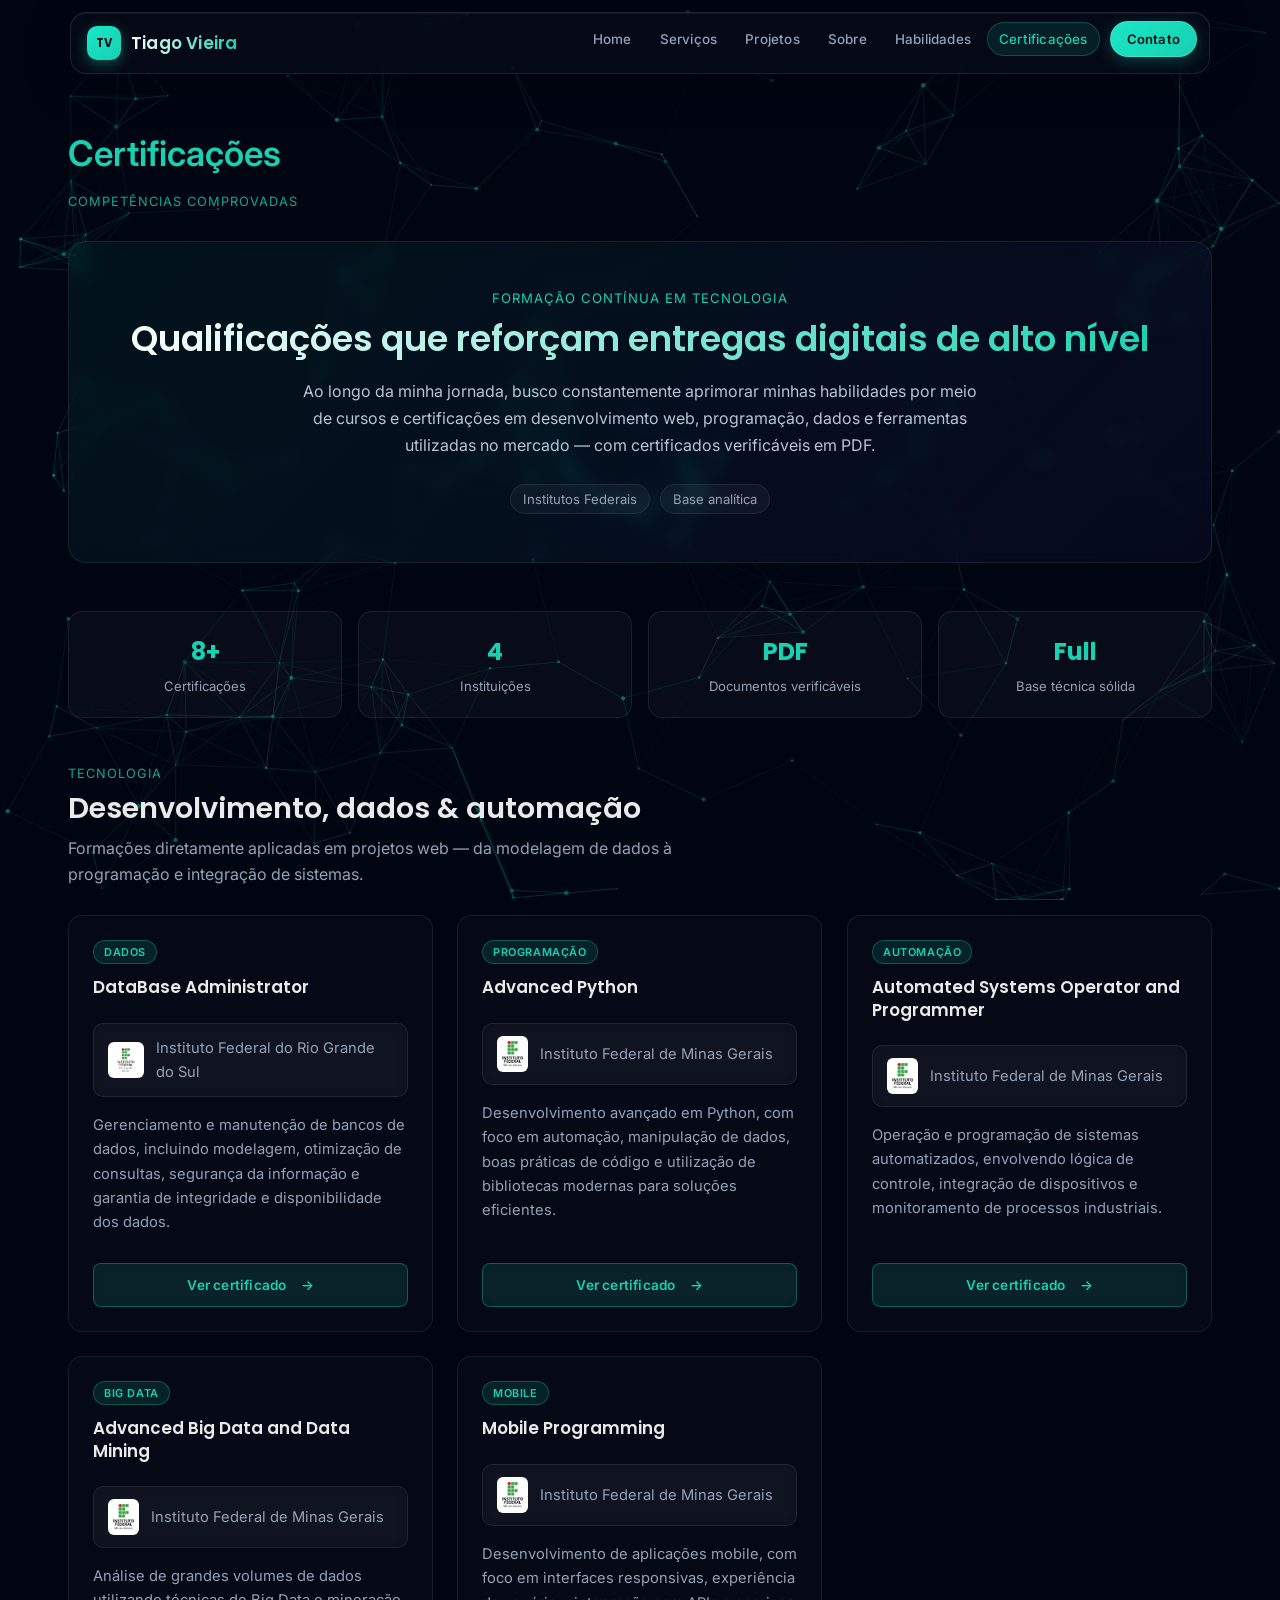
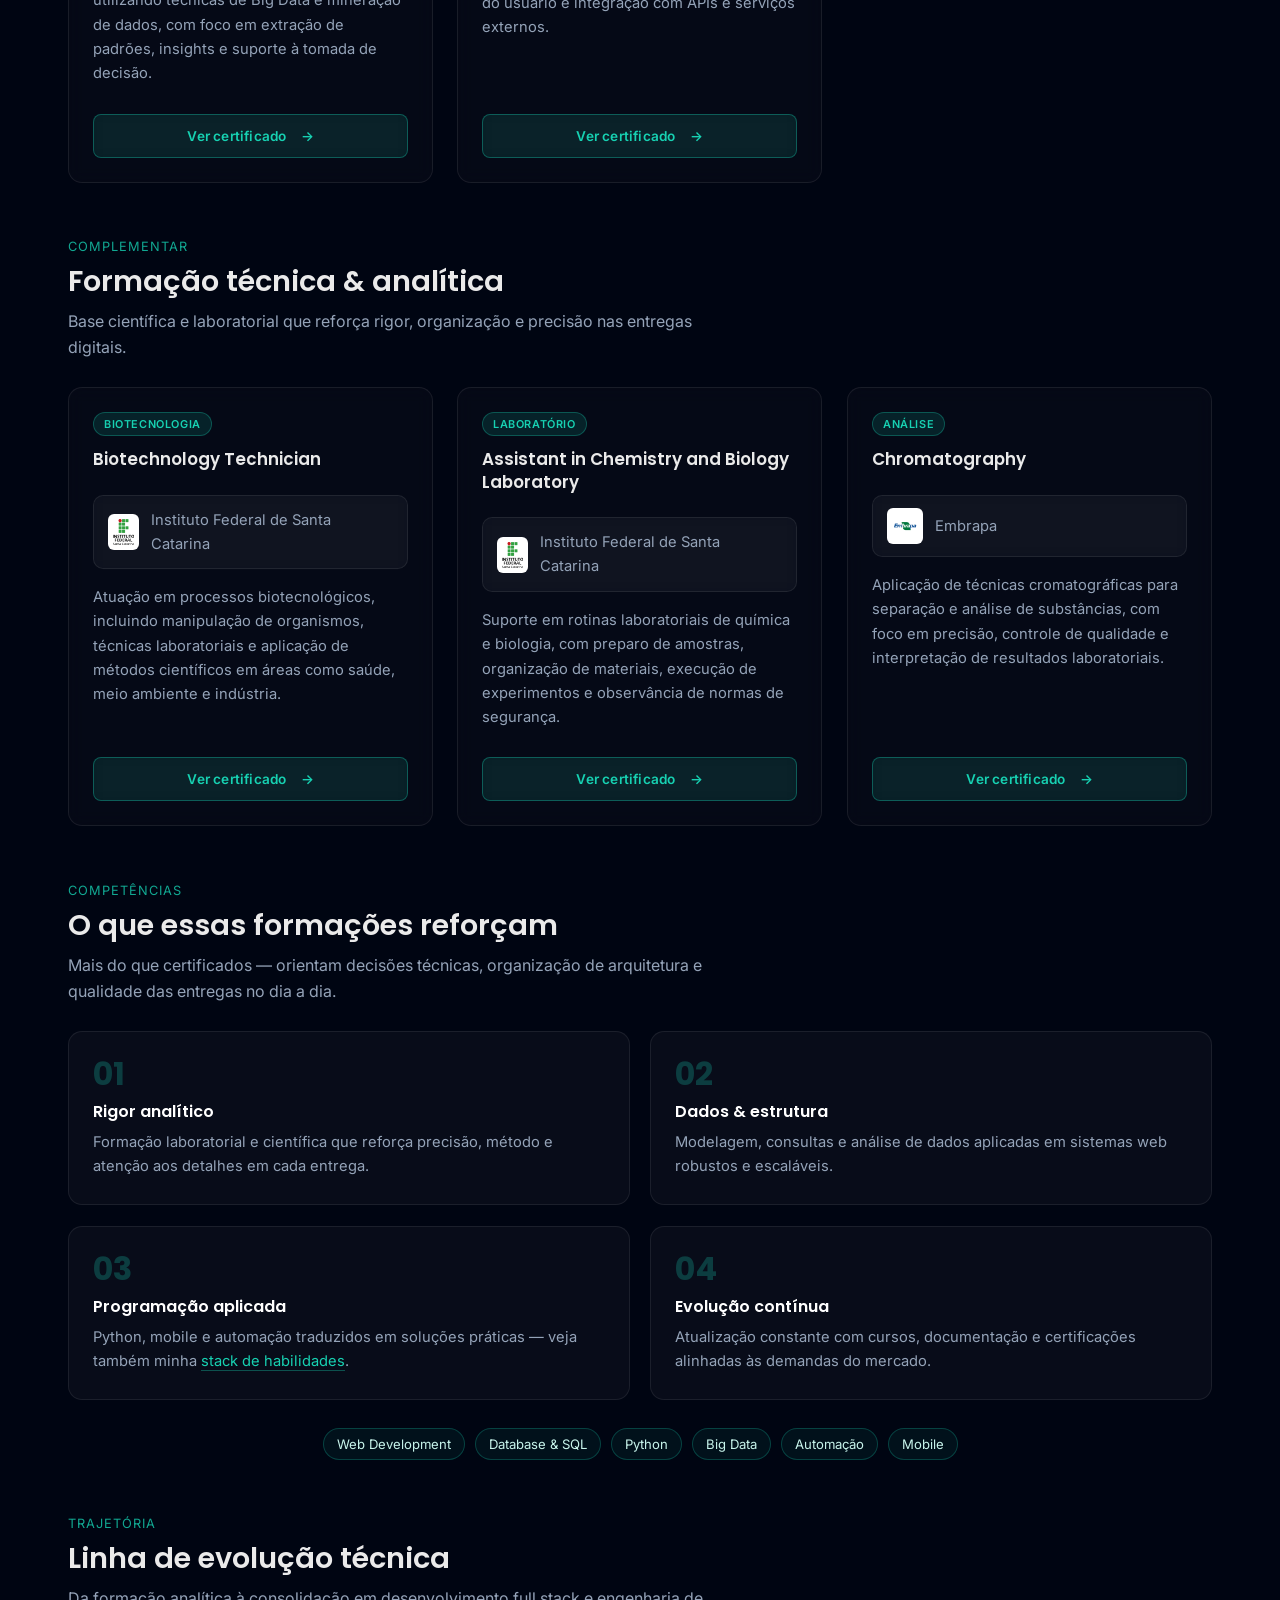
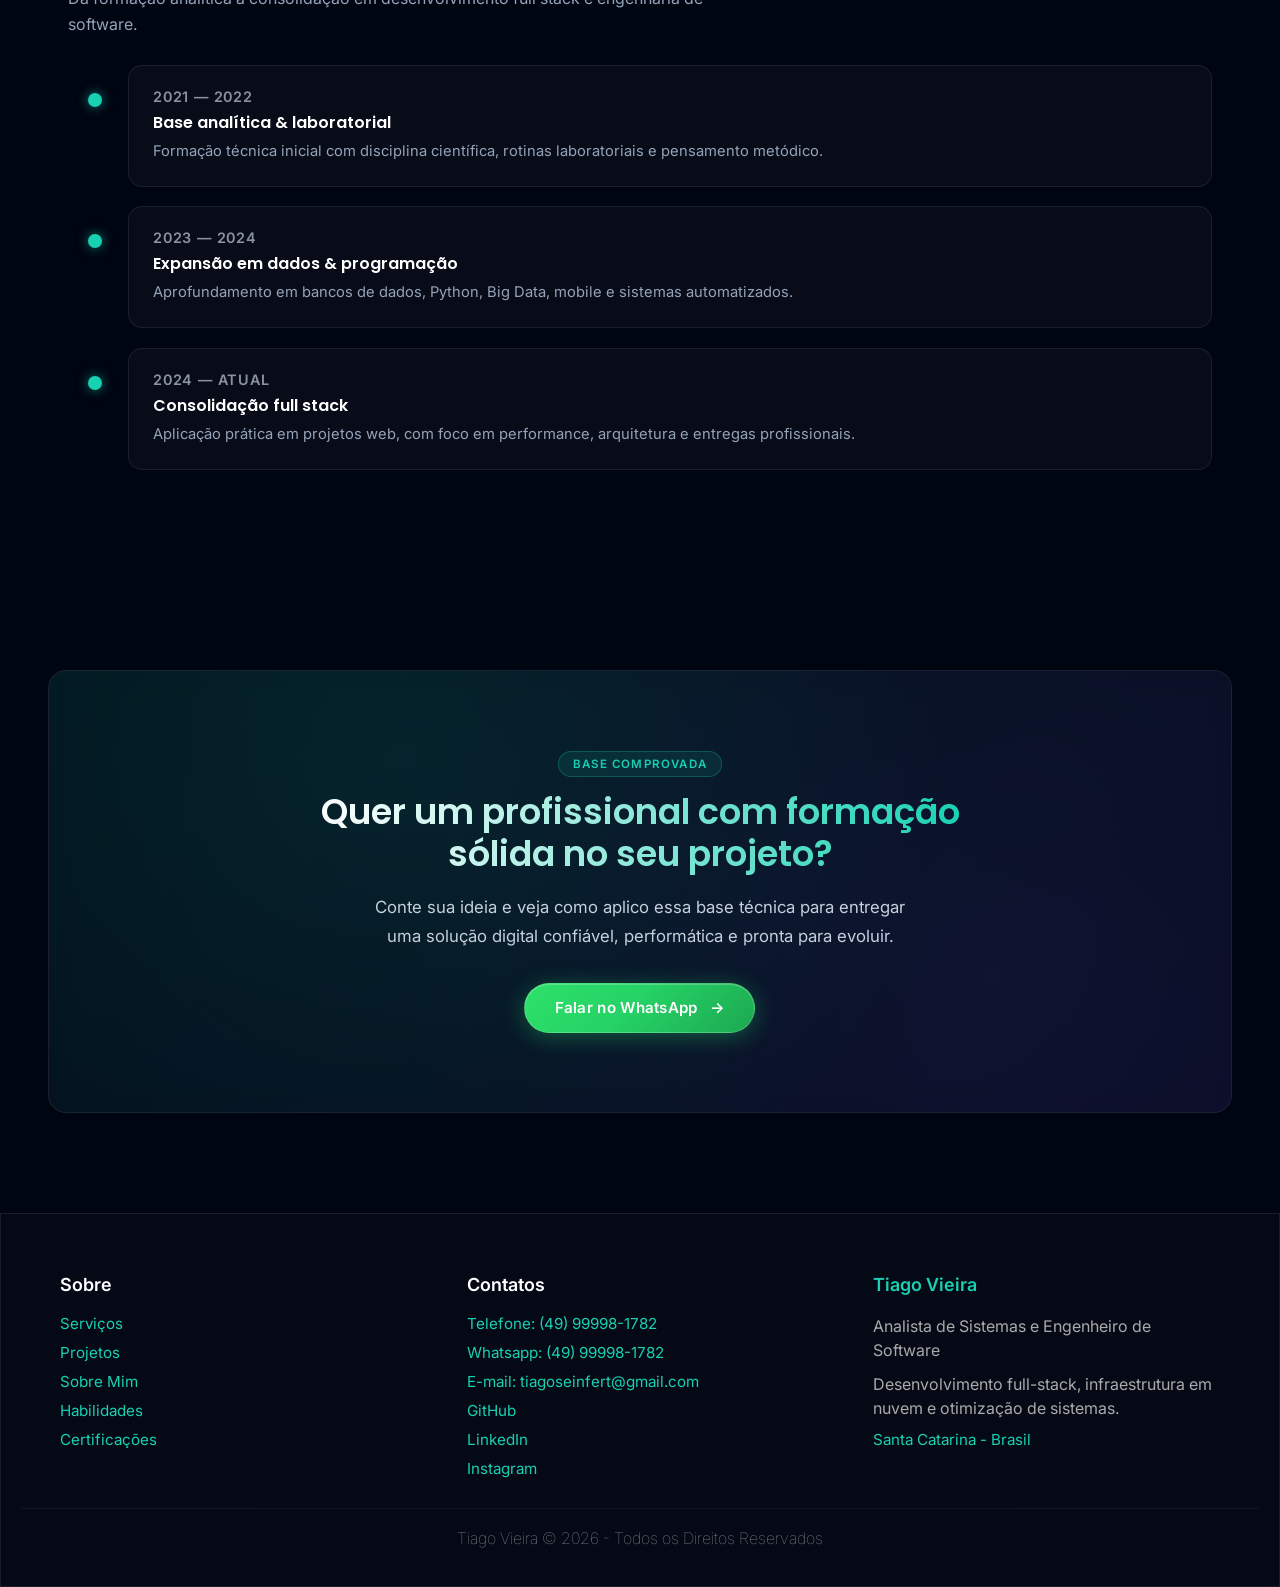
<file: pages/certificacoes.html>
<!DOCTYPE html>
<html lang="pt-br">
  <head>
    <!--======================| Base |======================-->
    <meta charset="UTF-8" />
    <meta name="viewport" content="width=device-width, initial-scale=1.0" />
    <title>Certificações | Tiago Vieira</title>

    <!--======================| SEO |======================-->
    <meta
      name="description"
      content="Veja as certificações de Tiago Vieira, com formações e qualificações em tecnologia, desenvolvimento web, programação e ferramentas do mercado."
    />
    <meta name="author" content="Tiago Vieira" />
    <meta name="robots" content="index, follow" />
    <link rel="canonical" href="https://tiagovieira.dev.br/pages/certificacoes.html" />

    <!--======================| SEO Estruturado |======================-->
    <script type="application/ld+json">
      {
        "@context": "https://schema.org",
        "@type": "Person",
        "name": "Tiago Vieira",
        "url": "https://tiagovieira.dev.br",
        "jobTitle": "Desenvolvedor Full Stack",
        "image": "https://tiagovieira.dev.br/assets/perfil.jpg",
        "address": {
          "@type": "PostalAddress",
          "addressLocality": "Lages",
          "addressRegion": "SC",
          "addressCountry": "BR"
        },
        "sameAs": ["https://github.com/tiagovieira-dev", "https://www.linkedin.com/in/tiago-vieira-0540531aa/"]
      }
    </script>

    <!--======================| Open Graph (Facebook/WhatsApp) |======================-->
    <meta property="og:title" content="Certificações | Tiago Vieira" />
    <meta property="og:description" content="Conheça minhas certificações e qualificações em desenvolvimento web, tecnologia e sistemas." />
    <meta property="og:image" content="https://tiagovieira.dev.br/assets/preview-certificacoes.jpg" />
    <meta property="og:url" content="https://tiagovieira.dev.br/pages/certificacoes.html" />
    <meta property="og:type" content="website" />

    <!--======================| Twitter Card |======================-->
    <meta name="twitter:card" content="summary_large_image" />
    <meta name="twitter:title" content="Certificações | Tiago Vieira" />
    <meta name="twitter:description" content="Conheça minhas certificações e qualificações em desenvolvimento web, tecnologia e sistemas." />
    <meta name="twitter:image" content="https://tiagovieira.dev.br/assets/preview-certificacoes.jpg" />

    <!--======================| Tema Mobile |======================-->
    <meta name="theme-color" content="#17d1b2" />

    <!--======================| Favicons |======================-->
    <link rel="icon" type="image/x-icon" href="../assets/favicons/favicon.ico" />
    <link rel="icon" type="image/png" sizes="32x32" href="../assets/favicons/favicon-32x32.png" />
    <link rel="icon" type="image/png" sizes="16x16" href="../assets/favicons/favicon-16x16.png" />
    <link rel="apple-touch-icon" sizes="180x180" href="../assets/favicons/apple-touch-icon.png" />
    <link rel="manifest" href="../assets/favicons/site.webmanifest" />

    <!--======================| Fontes |======================-->
    <link rel="preconnect" href="https://fonts.googleapis.com" />
    <link rel="preconnect" href="https://fonts.gstatic.com" crossorigin />
    <link rel="preload" as="style" href="https://fonts.googleapis.com/css2?family=Inter:wght@400;500;600&family=Poppins:wght@400;600;700&display=swap" />
    <link href="https://fonts.googleapis.com/css2?family=Inter:wght@400;500;600&family=Poppins:wght@400;600;700&display=swap" rel="stylesheet" />

    <!--======================| CSS |======================-->
    <link rel="stylesheet" href="../css/style.css" />
  </head>

  <body>
    <canvas id="bg-canvas"></canvas>
    <!--======================| Menu |======================-->
    <div id="menu-container"></div>

    <script src="../js/menu-mobile.js" defer></script>

    <script>
      fetch("../components/menu.html")
        .then((res) => res.text())
        .then((data) => {
          document.getElementById("menu-container").innerHTML = data;

          iniciarMenu();
        });
    </script>
    <!--======================| Menu |======================-->

    <!--======================| Certificações |======================-->
    <section class="certificacoes certificacoes-pagina">
      <div class="container">
        <header class="reveal reveal-premium">
          <h2>Certificações</h2>
          <p class="tag">Competências Comprovadas</p>
        </header>

        <div class="certificacoes-hero reveal reveal-premium">
          <p class="certificacoes-hero-eyebrow">Formação contínua em tecnologia</p>
          <h3 class="certificacoes-hero-titulo">Qualificações que reforçam entregas digitais de alto nível</h3>
          <p class="certificacoes-intro">
            Ao longo da minha jornada, busco constantemente aprimorar minhas habilidades por meio de cursos e certificações em desenvolvimento web, programação, dados e ferramentas utilizadas no mercado — com certificados verificáveis em PDF.
          </p>
          <div class="certificacoes-hero-meta">
            <span>Institutos Federais</span>
            <span>Base analítica</span>
          </div>
        </div>

        <div class="sobre-stats reveal reveal-premium" aria-label="Indicadores de formação">
          <article class="sobre-stat">
            <strong>8+</strong>
            <span>Certificações</span>
          </article>
          <article class="sobre-stat">
            <strong>4</strong>
            <span>Instituições</span>
          </article>
          <article class="sobre-stat">
            <strong>PDF</strong>
            <span>Documentos verificáveis</span>
          </article>
          <article class="sobre-stat">
            <strong>Full</strong>
            <span>Base técnica sólida</span>
          </article>
        </div>

        <div class="bloco">
          <div class="sobre-secao reveal reveal-premium">
            <p class="tag">Tecnologia</p>
            <h3>Desenvolvimento, dados & automação</h3>
            <p class="sobre-secao-desc">Formações diretamente aplicadas em projetos web — da modelagem de dados à programação e integração de sistemas.</p>
          </div>

          <div class="certificacoes-grid">
            <article class="certificacao reveal reveal-premium">
              <span class="cert-tag">Dados</span>
              <h3>DataBase Administrator</h3>
              <div class="cert-header">
                <img src="../assets/ifrs.png" loading="lazy" alt="IFRS" />
                <p class="instituicao">Instituto Federal do Rio Grande do Sul</p>
              </div>
              <p>Gerenciamento e manutenção de bancos de dados, incluindo modelagem, otimização de consultas, segurança da informação e garantia de integridade e disponibilidade dos dados.</p>
              <a href="../assets/certificados/administrador-banco-de-dados.pdf" target="_blank" rel="noopener noreferrer" class="btn-certificado">Ver certificado<span class="btn-cta-arrow" aria-hidden="true">→</span></a>
            </article>

            <article class="certificacao reveal reveal-premium">
              <span class="cert-tag">Programação</span>
              <h3>Advanced Python</h3>
              <div class="cert-header">
                <img src="../assets/ifmg.png" loading="lazy" alt="IFMG" />
                <p class="instituicao">Instituto Federal de Minas Gerais</p>
              </div>
              <p>Desenvolvimento avançado em Python, com foco em automação, manipulação de dados, boas práticas de código e utilização de bibliotecas modernas para soluções eficientes.</p>
              <a href="../assets/certificados/python-avancado.pdf" target="_blank" rel="noopener noreferrer" class="btn-certificado">Ver certificado<span class="btn-cta-arrow" aria-hidden="true">→</span></a>
            </article>

            <article class="certificacao reveal reveal-premium">
              <span class="cert-tag">Automação</span>
              <h3>Automated Systems Operator and Programmer</h3>
              <div class="cert-header">
                <img src="../assets/ifmg.png" loading="lazy" alt="IFMG" />
                <p class="instituicao">Instituto Federal de Minas Gerais</p>
              </div>
              <p>Operação e programação de sistemas automatizados, envolvendo lógica de controle, integração de dispositivos e monitoramento de processos industriais.</p>
              <a href="../assets/certificados/praticas-iniciais-em-clp.pdf" target="_blank" rel="noopener noreferrer" class="btn-certificado">Ver certificado<span class="btn-cta-arrow" aria-hidden="true">→</span></a>
            </article>

            <article class="certificacao reveal reveal-premium">
              <span class="cert-tag">Big Data</span>
              <h3>Advanced Big Data and Data Mining</h3>
              <div class="cert-header">
                <img src="../assets/ifmg.png" loading="lazy" alt="IFMG" />
                <p class="instituicao">Instituto Federal de Minas Gerais</p>
              </div>
              <p>Análise de grandes volumes de dados utilizando técnicas de Big Data e mineração de dados, com foco em extração de padrões, insights e suporte à tomada de decisão.</p>
              <a href="../assets/certificados/big-data-avancado.pdf" target="_blank" rel="noopener noreferrer" class="btn-certificado">Ver certificado<span class="btn-cta-arrow" aria-hidden="true">→</span></a>
            </article>

            <article class="certificacao reveal reveal-premium">
              <span class="cert-tag">Mobile</span>
              <h3>Mobile Programming</h3>
              <div class="cert-header">
                <img src="../assets/ifmg.png" loading="lazy" alt="IFMG" />
                <p class="instituicao">Instituto Federal de Minas Gerais</p>
              </div>
              <p>Desenvolvimento de aplicações mobile, com foco em interfaces responsivas, experiência do usuário e integração com APIs e serviços externos.</p>
              <a href="../assets/certificados/programacao-dispositivos-moveis-basico.pdf" target="_blank" rel="noopener noreferrer" class="btn-certificado">Ver certificado<span class="btn-cta-arrow" aria-hidden="true">→</span></a>
            </article>
          </div>
        </div>

        <div class="bloco">
          <div class="sobre-secao reveal reveal-premium">
            <p class="tag">Complementar</p>
            <h3>Formação técnica & analítica</h3>
            <p class="sobre-secao-desc">Base científica e laboratorial que reforça rigor, organização e precisão nas entregas digitais.</p>
          </div>

          <div class="certificacoes-grid">
            <article class="certificacao reveal reveal-premium">
              <span class="cert-tag">Biotecnologia</span>
              <h3>Biotechnology Technician</h3>
              <div class="cert-header">
                <img src="../assets/ifsc.png" loading="lazy" alt="IFSC" />
                <p class="instituicao">Instituto Federal de Santa Catarina</p>
              </div>
              <p>Atuação em processos biotecnológicos, incluindo manipulação de organismos, técnicas laboratoriais e aplicação de métodos científicos em áreas como saúde, meio ambiente e indústria.</p>
              <a href="../assets/certificados/tecnico-em-biotecnologia.pdf" target="_blank" rel="noopener noreferrer" class="btn-certificado">Ver certificado<span class="btn-cta-arrow" aria-hidden="true">→</span></a>
            </article>

            <article class="certificacao reveal reveal-premium">
              <span class="cert-tag">Laboratório</span>
              <h3>Assistant in Chemistry and Biology Laboratory</h3>
              <div class="cert-header">
                <img src="../assets/ifsc.png" loading="lazy" alt="IFSC" />
                <p class="instituicao">Instituto Federal de Santa Catarina</p>
              </div>
              <p>Suporte em rotinas laboratoriais de química e biologia, com preparo de amostras, organização de materiais, execução de experimentos e observância de normas de segurança.</p>
              <a href="../assets/certificados/auxiliar-laboratorio-quimica-biologia.pdf" target="_blank" rel="noopener noreferrer" class="btn-certificado">Ver certificado<span class="btn-cta-arrow" aria-hidden="true">→</span></a>
            </article>

            <article class="certificacao reveal reveal-premium">
              <span class="cert-tag">Análise</span>
              <h3>Chromatography</h3>
              <div class="cert-header">
                <img src="../assets/embrapa.png" loading="lazy" alt="Embrapa" />
                <p class="instituicao">Embrapa</p>
              </div>
              <p>Aplicação de técnicas cromatográficas para separação e análise de substâncias, com foco em precisão, controle de qualidade e interpretação de resultados laboratoriais.</p>
              <a href="../assets/certificados/cromatografia.pdf" target="_blank" rel="noopener noreferrer" class="btn-certificado">Ver certificado<span class="btn-cta-arrow" aria-hidden="true">→</span></a>
            </article>
          </div>
        </div>

        <div class="bloco">
          <div class="sobre-secao reveal reveal-premium">
            <p class="tag">Competências</p>
            <h3>O que essas formações reforçam</h3>
            <p class="sobre-secao-desc">Mais do que certificados — orientam decisões técnicas, organização de arquitetura e qualidade das entregas no dia a dia.</p>
          </div>

          <div class="sobre-pilares">
            <article class="sobre-pilar reveal reveal-premium">
              <span class="sobre-pilar-num" aria-hidden="true">01</span>
              <h4>Rigor analítico</h4>
              <p>Formação laboratorial e científica que reforça precisão, método e atenção aos detalhes em cada entrega.</p>
            </article>

            <article class="sobre-pilar reveal reveal-premium">
              <span class="sobre-pilar-num" aria-hidden="true">02</span>
              <h4>Dados & estrutura</h4>
              <p>Modelagem, consultas e análise de dados aplicadas em sistemas web robustos e escaláveis.</p>
            </article>

            <article class="sobre-pilar reveal reveal-premium">
              <span class="sobre-pilar-num" aria-hidden="true">03</span>
              <h4>Programação aplicada</h4>
              <p>Python, mobile e automação traduzidos em soluções práticas — veja também minha <a href="habilidades.html" class="cert-link-inline">stack de habilidades</a>.</p>
            </article>

            <article class="sobre-pilar reveal reveal-premium">
              <span class="sobre-pilar-num" aria-hidden="true">04</span>
              <h4>Evolução contínua</h4>
              <p>Atualização constante com cursos, documentação e certificações alinhadas às demandas do mercado.</p>
            </article>
          </div>

          <div class="cert-badges reveal reveal-premium" aria-label="Áreas de competência certificadas">
            <span>Web Development</span>
            <span>Database & SQL</span>
            <span>Python</span>
            <span>Big Data</span>
            <span>Automação</span>
            <span>Mobile</span>
          </div>
        </div>

        <div class="bloco">
          <div class="sobre-secao reveal reveal-premium">
            <p class="tag">Trajetória</p>
            <h3>Linha de evolução técnica</h3>
            <p class="sobre-secao-desc">Da formação analítica à consolidação em desenvolvimento full stack e engenharia de software.</p>
          </div>

          <div class="timeline cert-timeline">
            <div class="timeline-item reveal reveal-premium">
              <div class="dot"></div>
              <div class="content">
                <span class="timeline-periodo">2021 — 2022</span>
                <h4>Base analítica & laboratorial</h4>
                <p>Formação técnica inicial com disciplina científica, rotinas laboratoriais e pensamento metódico.</p>
              </div>
            </div>

            <div class="timeline-item reveal reveal-premium">
              <div class="dot"></div>
              <div class="content">
                <span class="timeline-periodo">2023 — 2024</span>
                <h4>Expansão em dados & programação</h4>
                <p>Aprofundamento em bancos de dados, Python, Big Data, mobile e sistemas automatizados.</p>
              </div>
            </div>

            <div class="timeline-item reveal reveal-premium">
              <div class="dot"></div>
              <div class="content">
                <span class="timeline-periodo">2024 — Atual</span>
                <h4>Consolidação full stack</h4>
                <p>Aplicação prática em projetos web, com foco em performance, arquitetura e entregas profissionais.</p>
              </div>
            </div>
          </div>
        </div>
      </div>
    </section>
    <!--======================| Certificações |======================-->

    <!--======================| CTA |======================-->
    <section class="cta-final">
      <div class="container">
        <div class="cta-final-box reveal">
          <div class="cta-content">
            <span class="cta-eyebrow">Base comprovada</span>
            <h3>Quer um profissional com formação sólida no seu projeto?</h3>
            <p>Conte sua ideia e veja como aplico essa base técnica para entregar uma solução digital confiável, performática e pronta para evoluir.</p>
            <a href="https://wa.me/49999981782" class="btn-cta btn-cta--whatsapp" target="_blank" rel="noopener noreferrer">Falar no WhatsApp<span class="btn-cta-arrow" aria-hidden="true">→</span></a>
          </div>
        </div>
      </div>
    </section>
    <!--======================| CTA |======================-->

    <!--======================| Rodapé |======================-->
    <div id="rodape"></div>

    <script>
      fetch("../components/rodape.html")
        .then((response) => response.text())
        .then((data) => {
          document.getElementById("rodape").innerHTML = data;
        })
        .catch((error) => console.error("Erro ao carregar o rodapé:", error));
    </script>
    <!--======================| Rodapé |======================-->

    <!--======================| Background |======================-->
    <script src="../js/bg.js" defer></script>

    <!--======================| Efeito Rolagem |======================-->
    <script src="../js/fade.js" defer></script>
  </body>
</html>
</file>
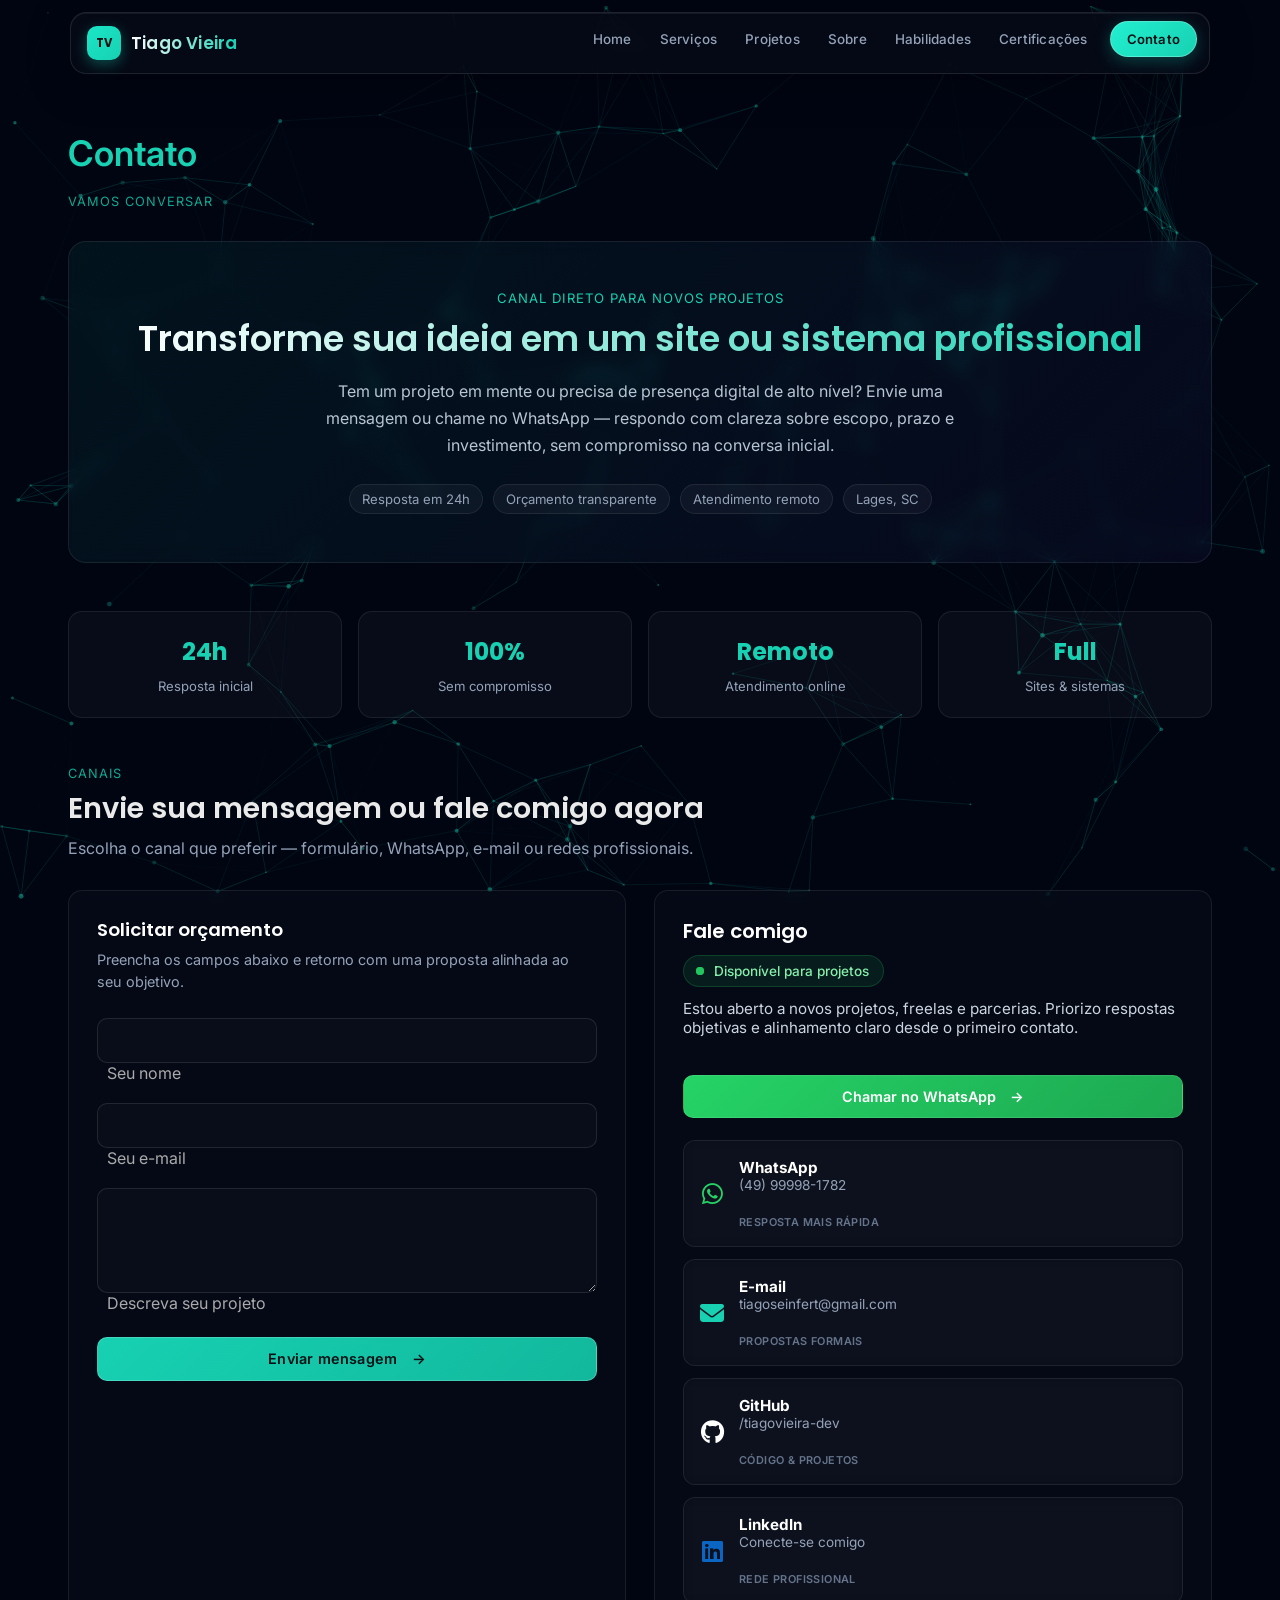
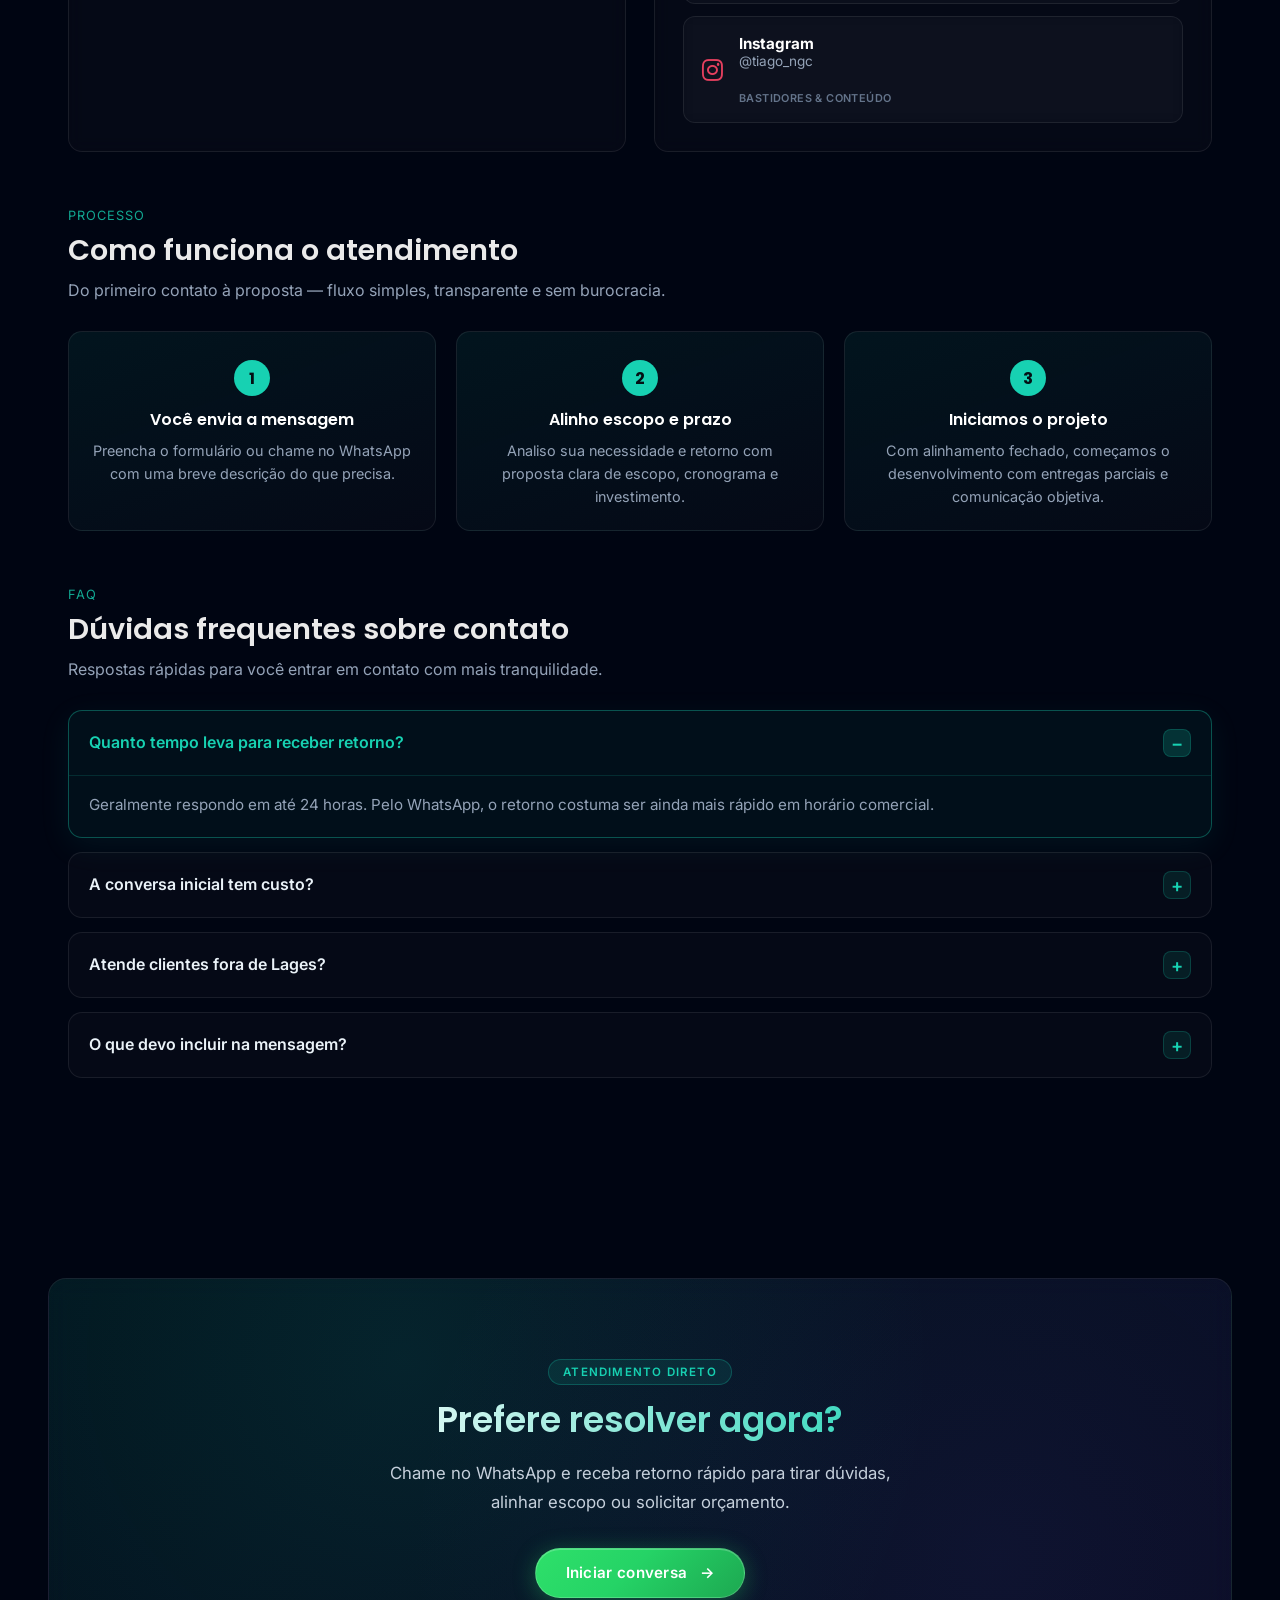
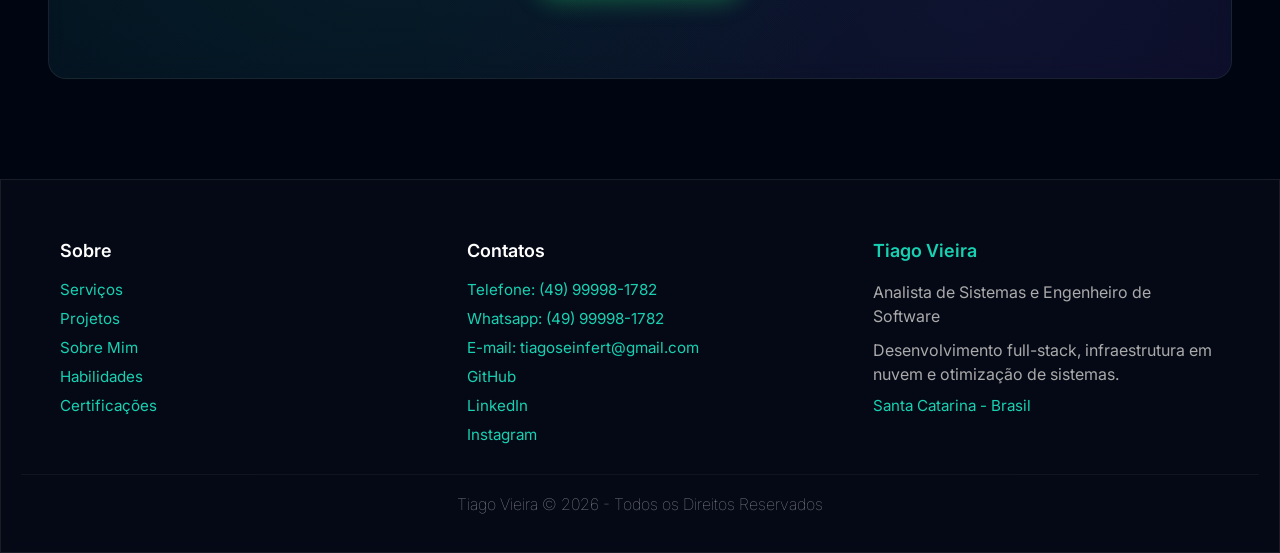
<file: pages/contatos.html>
<!DOCTYPE html>
<html lang="pt-br">
  <head>
    <!--======================| Base |======================-->
    <meta charset="UTF-8" />
    <meta name="viewport" content="width=device-width, initial-scale=1.0" />
    <title>Contato | Tiago Vieira</title>

    <!--======================| SEO |======================-->
    <meta
      name="description"
      content="Entre em contato com Tiago Vieira para criar sites profissionais, sistemas web e soluções digitais sob medida para o crescimento do seu negócio."
    />
    <meta name="author" content="Tiago Vieira" />
    <meta name="robots" content="index, follow" />
    <link rel="canonical" href="https://tiagovieira.dev.br/pages/contatos.html" />

    <!--======================| SEO Estruturado |======================-->
    <script type="application/ld+json">
      {
        "@context": "https://schema.org",
        "@type": "Person",
        "name": "Tiago Vieira",
        "url": "https://tiagovieira.dev.br",
        "jobTitle": "Desenvolvedor Full Stack",
        "image": "https://tiagovieira.dev.br/assets/perfil.jpg",
        "address": {
          "@type": "PostalAddress",
          "addressLocality": "Lages",
          "addressRegion": "SC",
          "addressCountry": "BR"
        },
        "sameAs": ["https://github.com/tiagovieira-dev", "https://www.linkedin.com/in/tiago-vieira-0540531aa/"]
      }
    </script>

    <!--======================| Open Graph (Facebook/WhatsApp) |======================-->
    <meta property="og:title" content="Contato | Tiago Vieira" />
    <meta property="og:description" content="Fale comigo para desenvolver sites e sistemas com foco em performance, design e resultados." />
    <meta property="og:image" content="https://tiagovieira.dev.br/assets/preview-certificacoes.jpg" />
    <meta property="og:url" content="https://tiagovieira.dev.br/pages/contatos.html" />
    <meta property="og:type" content="website" />

    <!--======================| Twitter Card |======================-->
    <meta name="twitter:card" content="summary_large_image" />
    <meta name="twitter:title" content="Contato | Tiago Vieira" />
    <meta name="twitter:description" content="Canal direto para orçamento e parceria em projetos digitais." />
    <meta name="twitter:image" content="https://tiagovieira.dev.br/assets/preview-certificacoes.jpg" />

    <!--======================| Tema Mobile |======================-->
    <meta name="theme-color" content="#17d1b2" />

    <!--======================| Favicons |======================-->
    <link rel="icon" type="image/x-icon" href="../assets/favicons/favicon.ico" />
    <link rel="icon" type="image/png" sizes="32x32" href="../assets/favicons/favicon-32x32.png" />
    <link rel="icon" type="image/png" sizes="16x16" href="../assets/favicons/favicon-16x16.png" />
    <link rel="apple-touch-icon" sizes="180x180" href="../assets/favicons/apple-touch-icon.png" />
    <link rel="manifest" href="../assets/favicons/site.webmanifest" />

    <!--======================| Fontes |======================-->
    <link rel="preconnect" href="https://fonts.googleapis.com" />
    <link rel="preconnect" href="https://fonts.gstatic.com" crossorigin />
    <link rel="preload" as="style" href="https://fonts.googleapis.com/css2?family=Inter:wght@400;500;600&family=Poppins:wght@400;600;700&display=swap" />
    <link href="https://fonts.googleapis.com/css2?family=Inter:wght@400;500;600&family=Poppins:wght@400;600;700&display=swap" rel="stylesheet" />

    <!--======================| Ícones |======================-->
    <link rel="stylesheet" href="../css/font-icons.css" />

    <!--======================| CSS |======================-->
    <link rel="stylesheet" href="../css/style.css" />
  </head>

  <body>
    <canvas id="bg-canvas"></canvas>
    <!--======================| Menu |======================-->
    <div id="menu-container"></div>

    <script src="../js/menu-mobile.js" defer></script>

    <script>
      fetch("../components/menu.html")
        .then((res) => res.text())
        .then((data) => {
          document.getElementById("menu-container").innerHTML = data;

          iniciarMenu();
        });
    </script>
    <!--======================| Menu |======================-->

    <!--======================| Contatos |======================-->
    <section class="contatos contatos-pagina">
      <div class="container">
        <header class="reveal reveal-premium">
          <h2>Contato</h2>
          <p class="tag">Vamos conversar</p>
        </header>

        <div class="contatos-hero reveal reveal-premium">
          <p class="contatos-hero-eyebrow">Canal direto para novos projetos</p>
          <h3 class="contatos-hero-titulo">Transforme sua ideia em um site ou sistema profissional</h3>
          <p class="contatos-intro">
            Tem um projeto em mente ou precisa de presença digital de alto nível? Envie uma mensagem ou chame no WhatsApp — respondo com clareza sobre escopo, prazo e investimento, sem compromisso na conversa inicial.
          </p>
          <div class="contatos-hero-meta">
            <span>Resposta em 24h</span>
            <span>Orçamento transparente</span>
            <span>Atendimento remoto</span>
            <span>Lages, SC</span>
          </div>
        </div>

        <div class="sobre-stats reveal reveal-premium" aria-label="Indicadores de atendimento">
          <article class="sobre-stat">
            <strong>24h</strong>
            <span>Resposta inicial</span>
          </article>
          <article class="sobre-stat">
            <strong>100%</strong>
            <span>Sem compromisso</span>
          </article>
          <article class="sobre-stat">
            <strong>Remoto</strong>
            <span>Atendimento online</span>
          </article>
          <article class="sobre-stat">
            <strong>Full</strong>
            <span>Sites & sistemas</span>
          </article>
        </div>

        <div class="bloco">
          <div class="sobre-secao reveal reveal-premium">
            <p class="tag">Canais</p>
            <h3>Envie sua mensagem ou fale comigo agora</h3>
            <p class="sobre-secao-desc">Escolha o canal que preferir — formulário, WhatsApp, e-mail ou redes profissionais.</p>
          </div>

          <div class="contato-wrapper">
            <form action="https://formspree.io/f/SEU_ID_AQUI" method="POST" class="form-contato reveal reveal-premium">
              <div class="form-contato-header">
                <h4>Solicitar orçamento</h4>
                <p>Preencha os campos abaixo e retorno com uma proposta alinhada ao seu objetivo.</p>
              </div>

              <div class="input-group">
                <input type="text" name="nome" id="contato-nome" required autocomplete="name" />
                <label for="contato-nome">Seu nome</label>
              </div>

              <div class="input-group">
                <input type="email" name="email" id="contato-email" required autocomplete="email" />
                <label for="contato-email">Seu e-mail</label>
              </div>

              <div class="input-group">
                <textarea name="mensagem" id="contato-mensagem" rows="5" required></textarea>
                <label for="contato-mensagem">Descreva seu projeto</label>
              </div>

              <button type="submit" class="btn-contato">Enviar mensagem<span class="btn-cta-arrow" aria-hidden="true">→</span></button>
            </form>

            <div class="contato-info reveal reveal-premium">
              <div class="contato-info-top">
                <h3>Fale comigo</h3>
                <p class="contato-status"><span class="status-dot" aria-hidden="true"></span>Disponível para projetos</p>
                <p class="contato-desc">Estou aberto a novos projetos, freelas e parcerias. Priorizo respostas objetivas e alinhamento claro desde o primeiro contato.</p>
                <a href="https://wa.me/49999981782" class="contato-wa-btn" target="_blank" rel="noopener noreferrer">Chamar no WhatsApp<span class="btn-cta-arrow" aria-hidden="true">→</span></a>
              </div>

              <div class="contato-lista">
                <a href="https://wa.me/49999981782" class="contato-item reveal reveal-premium" target="_blank" rel="noopener noreferrer">
                  <span class="icon fa-brands fa-whatsapp" style="color: #25d366" aria-hidden="true"></span>
                  <div>
                    <strong>WhatsApp</strong>
                    <p>(49) 99998-1782</p>
                    <span class="contato-item-tag">Resposta mais rápida</span>
                  </div>
                </a>

                <a href="mailto:tiagoseinfert@gmail.com" class="contato-item reveal reveal-premium">
                  <span class="icon fa-solid fa-envelope" style="color: #17d1b2" aria-hidden="true"></span>
                  <div>
                    <strong>E-mail</strong>
                    <p>tiagoseinfert@gmail.com</p>
                    <span class="contato-item-tag">Propostas formais</span>
                  </div>
                </a>

                <a href="https://github.com/tiagovieira-dev" target="_blank" rel="noopener noreferrer" aria-label="Perfil no GitHub de Tiago Vieira" class="contato-item reveal reveal-premium">
                  <span class="icon fa-brands fa-github" style="color: #ffffff" aria-hidden="true"></span>
                  <div>
                    <strong>GitHub</strong>
                    <p>/tiagovieira-dev</p>
                    <span class="contato-item-tag">Código & projetos</span>
                  </div>
                </a>

                <a href="https://www.linkedin.com/in/tiago-vieira-0540531aa/" target="_blank" rel="noopener noreferrer" aria-label="Perfil no LinkedIn de Tiago Vieira" class="contato-item reveal reveal-premium">
                  <span class="icon fa-brands fa-linkedin" style="color: #0a66c2" aria-hidden="true"></span>
                  <div>
                    <strong>LinkedIn</strong>
                    <p>Conecte-se comigo</p>
                    <span class="contato-item-tag">Rede profissional</span>
                  </div>
                </a>

                <a href="https://www.instagram.com/tiago_ngc/" target="_blank" rel="noopener noreferrer" aria-label="Perfil no Instagram de Tiago Vieira" class="contato-item reveal reveal-premium">
                  <span class="icon fa-brands fa-instagram" style="color: #e4405f" aria-hidden="true"></span>
                  <div>
                    <strong>Instagram</strong>
                    <p>@tiago_ngc</p>
                    <span class="contato-item-tag">Bastidores & conteúdo</span>
                  </div>
                </a>
              </div>
            </div>
          </div>
        </div>

        <div class="bloco">
          <div class="sobre-secao reveal reveal-premium">
            <p class="tag">Processo</p>
            <h3>Como funciona o atendimento</h3>
            <p class="sobre-secao-desc">Do primeiro contato à proposta — fluxo simples, transparente e sem burocracia.</p>
          </div>

          <div class="sobre-processo">
            <article class="sobre-passo reveal reveal-premium">
              <span class="sobre-passo-num">1</span>
              <h4>Você envia a mensagem</h4>
              <p>Preencha o formulário ou chame no WhatsApp com uma breve descrição do que precisa.</p>
            </article>

            <article class="sobre-passo reveal reveal-premium">
              <span class="sobre-passo-num">2</span>
              <h4>Alinho escopo e prazo</h4>
              <p>Analiso sua necessidade e retorno com proposta clara de escopo, cronograma e investimento.</p>
            </article>

            <article class="sobre-passo reveal reveal-premium">
              <span class="sobre-passo-num">3</span>
              <h4>Iniciamos o projeto</h4>
              <p>Com alinhamento fechado, começamos o desenvolvimento com entregas parciais e comunicação objetiva.</p>
            </article>
          </div>
        </div>

        <div class="bloco">
          <div class="sobre-secao reveal reveal-premium">
            <p class="tag">FAQ</p>
            <h3>Dúvidas frequentes sobre contato</h3>
            <p class="sobre-secao-desc">Respostas rápidas para você entrar em contato com mais tranquilidade.</p>
          </div>

          <div class="contatos-faq-list">
            <details class="faq-item reveal reveal-premium" open>
              <summary>Quanto tempo leva para receber retorno?</summary>
              <p>Geralmente respondo em até 24 horas. Pelo WhatsApp, o retorno costuma ser ainda mais rápido em horário comercial.</p>
            </details>

            <details class="faq-item reveal reveal-premium">
              <summary>A conversa inicial tem custo?</summary>
              <p>Não. A primeira conversa serve para entender sua necessidade e alinhar expectativas — sem compromisso de contratação.</p>
            </details>

            <details class="faq-item reveal reveal-premium">
              <summary>Atende clientes fora de Lages?</summary>
              <p>Sim. Trabalho de forma remota com clientes de qualquer região do Brasil, com reuniões online quando necessário.</p>
            </details>

            <details class="faq-item reveal reveal-premium">
              <summary>O que devo incluir na mensagem?</summary>
              <p>Descreva o objetivo do projeto, tipo de solução (site, sistema, landing page), prazo desejado e referências visuais, se tiver.</p>
            </details>
          </div>
        </div>
      </div>
    </section>
    <!--======================| Contatos |======================-->

    <!--======================| CTA |======================-->
    <section class="cta-final">
      <div class="container">
        <div class="cta-final-box reveal">
          <div class="cta-content">
            <span class="cta-eyebrow">Atendimento direto</span>
            <h3>Prefere resolver agora?</h3>
            <p>Chame no WhatsApp e receba retorno rápido para tirar dúvidas, alinhar escopo ou solicitar orçamento.</p>
            <a href="https://wa.me/49999981782" class="btn-cta btn-cta--whatsapp" target="_blank" rel="noopener noreferrer">Iniciar conversa<span class="btn-cta-arrow" aria-hidden="true">→</span></a>
          </div>
        </div>
      </div>
    </section>
    <!--======================| CTA |======================-->

    <!--======================| Rodapé |======================-->
    <div id="rodape"></div>

    <script>
      fetch("../components/rodape.html")
        .then((response) => response.text())
        .then((data) => {
          document.getElementById("rodape").innerHTML = data;
        })
        .catch((error) => console.error("Erro ao carregar o rodapé:", error));
    </script>
    <!--======================| Rodapé |======================-->

    <!--======================| Background |======================-->
    <script src="../js/bg.js" defer></script>

    <!--======================| Efeito Rolagem |======================-->
    <script src="../js/fade.js" defer></script>
  </body>
</html>
</file>
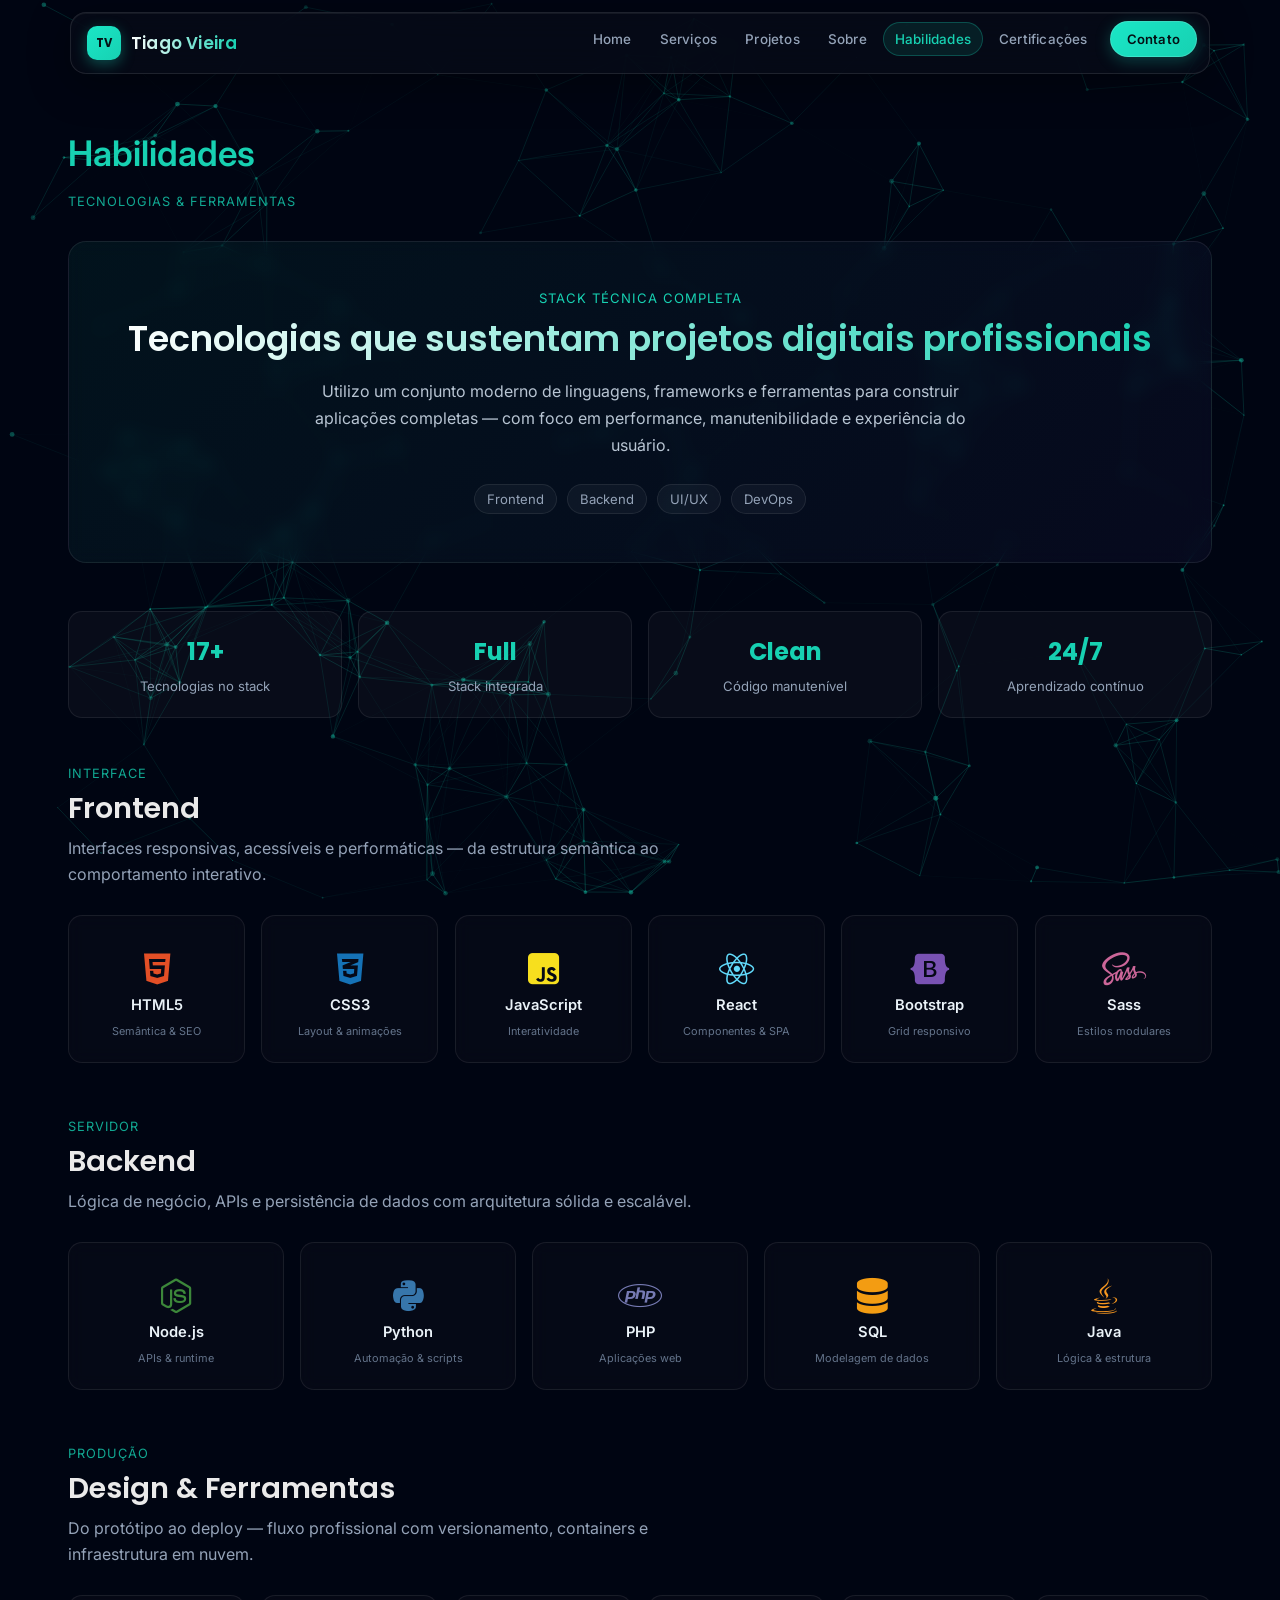
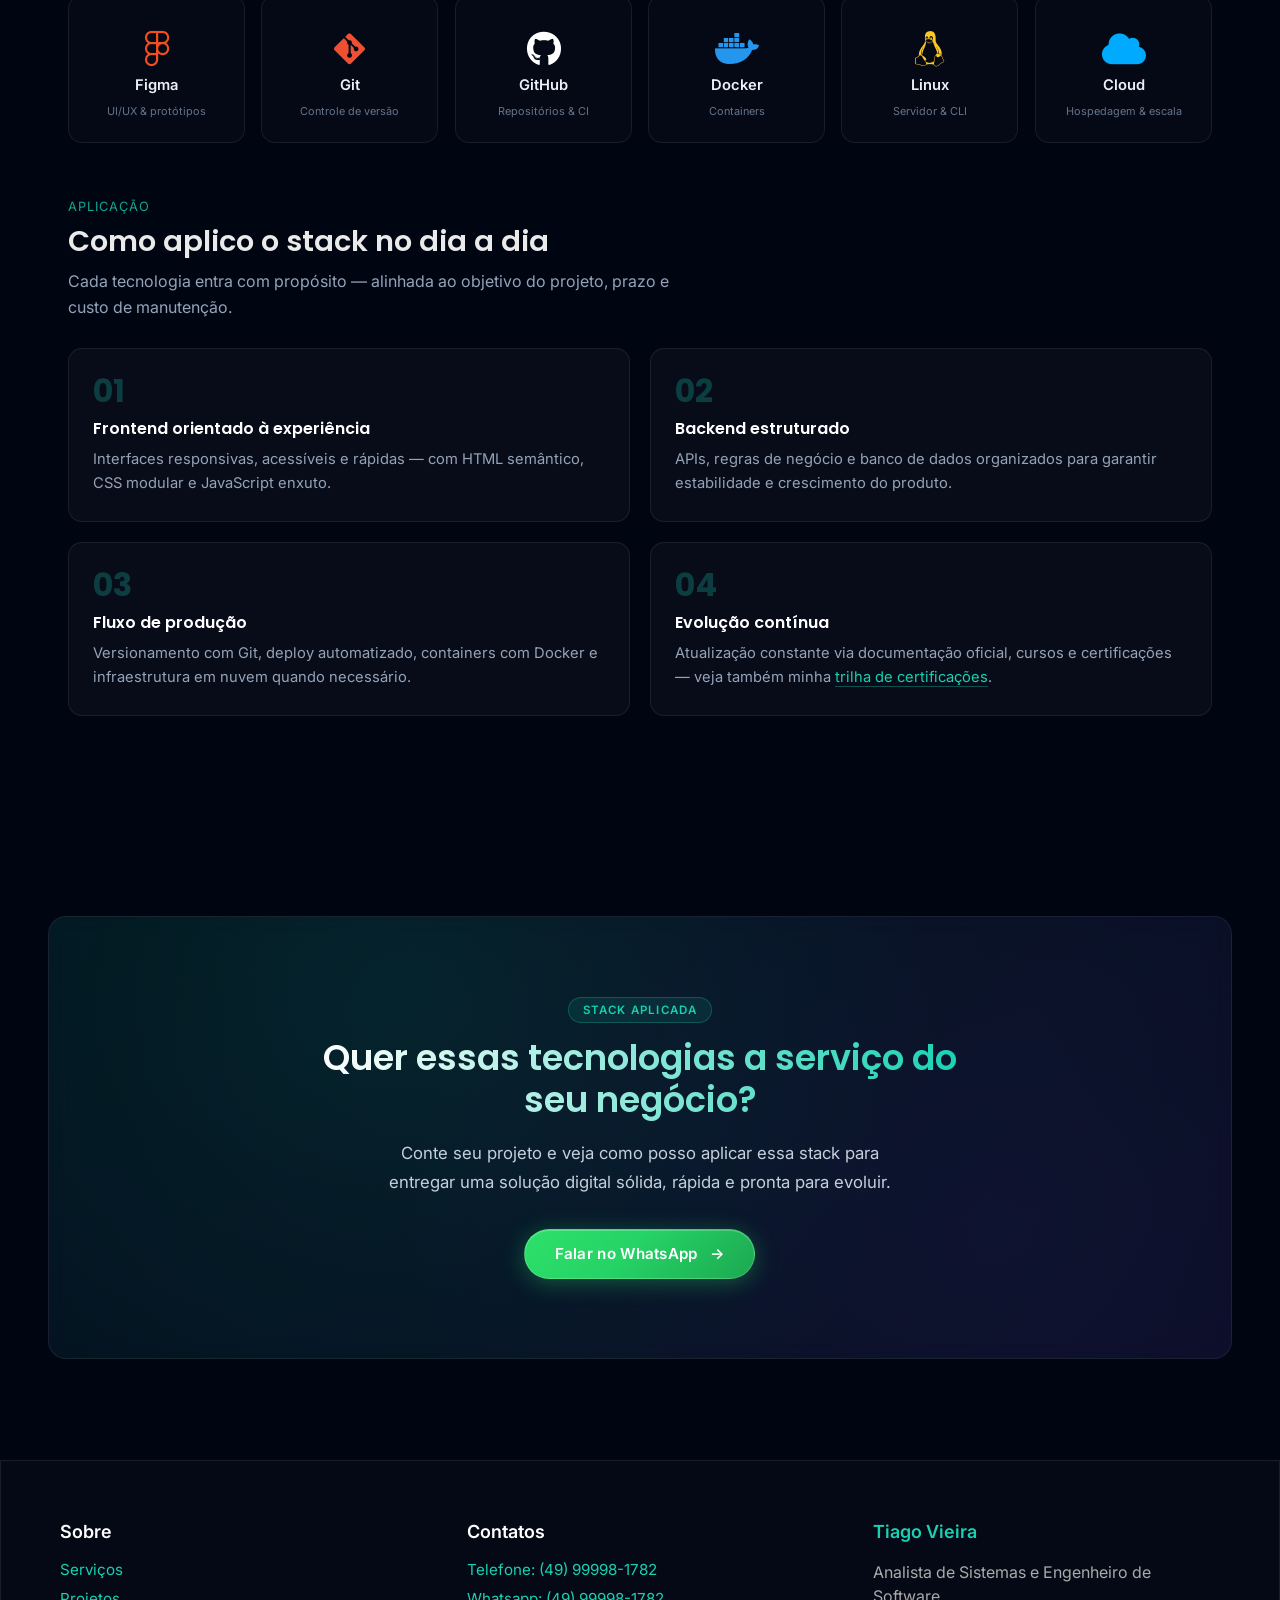
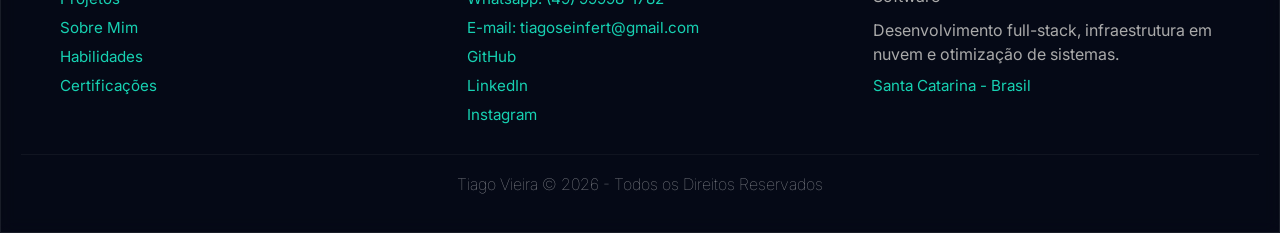
<file: pages/habilidades.html>
<!DOCTYPE html>
<html lang="pt-br">
  <head>
    <!--======================| Base |======================-->
    <meta charset="UTF-8" />
    <meta name="viewport" content="width=device-width, initial-scale=1.0" />
    <title>Habilidades | Tiago Vieira</title>

    <!--======================| SEO |======================-->
    <meta
      name="description"
      content="Conheça as habilidades técnicas de Tiago Vieira em frontend, backend, design e ferramentas usadas no desenvolvimento de soluções web modernas."
    />
    <meta name="author" content="Tiago Vieira" />
    <meta name="robots" content="index, follow" />
    <link rel="canonical" href="https://tiagovieira.dev.br/pages/habilidades.html" />

    <!--======================| SEO Estruturado |======================-->
    <script type="application/ld+json">
      {
        "@context": "https://schema.org",
        "@type": "Person",
        "name": "Tiago Vieira",
        "url": "https://tiagovieira.dev.br",
        "jobTitle": "Desenvolvedor Full Stack",
        "image": "https://tiagovieira.dev.br/assets/perfil.jpg",
        "address": {
          "@type": "PostalAddress",
          "addressLocality": "Lages",
          "addressRegion": "SC",
          "addressCountry": "BR"
        },
        "sameAs": ["https://github.com/tiagovieira-dev", "https://www.linkedin.com/in/tiago-vieira-0540531aa/"]
      }
    </script>

    <!--======================| Open Graph (Facebook/WhatsApp) |======================-->
    <meta property="og:title" content="Habilidades | Tiago Vieira" />
    <meta property="og:description" content="Tecnologias e ferramentas utilizadas no desenvolvimento de aplicações modernas e escaláveis." />
    <meta property="og:image" content="https://tiagovieira.dev.br/assets/preview-certificacoes.jpg" />
    <meta property="og:url" content="https://tiagovieira.dev.br/pages/habilidades.html" />
    <meta property="og:type" content="website" />

    <!--======================| Twitter Card |======================-->
    <meta name="twitter:card" content="summary_large_image" />
    <meta name="twitter:title" content="Habilidades | Tiago Vieira" />
    <meta name="twitter:description" content="Stack e competências em desenvolvimento web, backend, design e ferramentas de produção." />
    <meta name="twitter:image" content="https://tiagovieira.dev.br/assets/preview-certificacoes.jpg" />

    <!--======================| Tema Mobile |======================-->
    <meta name="theme-color" content="#17d1b2" />

    <!--======================| Favicons |======================-->
    <link rel="icon" type="image/x-icon" href="../assets/favicons/favicon.ico" />
    <link rel="icon" type="image/png" sizes="32x32" href="../assets/favicons/favicon-32x32.png" />
    <link rel="icon" type="image/png" sizes="16x16" href="../assets/favicons/favicon-16x16.png" />
    <link rel="apple-touch-icon" sizes="180x180" href="../assets/favicons/apple-touch-icon.png" />
    <link rel="manifest" href="../assets/favicons/site.webmanifest" />

    <!--======================| Fontes |======================-->
    <link rel="preconnect" href="https://fonts.googleapis.com" />
    <link rel="preconnect" href="https://fonts.gstatic.com" crossorigin />
    <link rel="preload" as="style" href="https://fonts.googleapis.com/css2?family=Inter:wght@400;500;600&family=Poppins:wght@400;600;700&display=swap" />
    <link href="https://fonts.googleapis.com/css2?family=Inter:wght@400;500;600&family=Poppins:wght@400;600;700&display=swap" rel="stylesheet" />

    <!--======================| Ícones |======================-->
    <link rel="stylesheet" href="../css/font-icons.css" />

    <!--======================| CSS |======================-->
    <link rel="stylesheet" href="../css/style.css" />
  </head>

  <body>
    <canvas id="bg-canvas"></canvas>
    <!--======================| Menu |======================-->
    <div id="menu-container"></div>

    <script src="../js/menu-mobile.js" defer></script>

    <script>
      fetch("../components/menu.html")
        .then((res) => res.text())
        .then((data) => {
          document.getElementById("menu-container").innerHTML = data;

          iniciarMenu();
        });
    </script>
    <!--======================| Menu |======================-->

    <!--======================| Habilidades |======================-->
    <section class="habilidades habilidades-pagina">
      <div class="container">
        <header class="reveal reveal-premium">
          <h2>Habilidades</h2>
          <p class="tag">Tecnologias & Ferramentas</p>
        </header>

        <div class="habilidades-hero reveal reveal-premium">
          <p class="habilidades-hero-eyebrow">Stack técnica completa</p>
          <h3 class="habilidades-hero-titulo">Tecnologias que sustentam projetos digitais profissionais</h3>
          <p class="habilidades-intro">
            Utilizo um conjunto moderno de linguagens, frameworks e ferramentas para construir aplicações completas — com foco em performance, manutenibilidade e experiência do usuário.
          </p>
          <div class="habilidades-hero-meta">
            <span>Frontend</span>
            <span>Backend</span>
            <span>UI/UX</span>
            <span>DevOps</span>
          </div>
        </div>

        <div class="sobre-stats reveal reveal-premium" aria-label="Indicadores técnicos">
          <article class="sobre-stat">
            <strong>17+</strong>
            <span>Tecnologias no stack</span>
          </article>
          <article class="sobre-stat">
            <strong>Full</strong>
            <span>Stack integrada</span>
          </article>
          <article class="sobre-stat">
            <strong>Clean</strong>
            <span>Código manutenível</span>
          </article>
          <article class="sobre-stat">
            <strong>24/7</strong>
            <span>Aprendizado contínuo</span>
          </article>
        </div>

        <div class="bloco">
          <div class="sobre-secao reveal reveal-premium">
            <p class="tag">Interface</p>
            <h3>Frontend</h3>
            <p class="sobre-secao-desc">Interfaces responsivas, acessíveis e performáticas — da estrutura semântica ao comportamento interativo.</p>
          </div>

          <div class="skills-grid habilidades-grid">
            <article class="skill-card reveal reveal-premium">
              <a class="skill-link" href="https://developer.mozilla.org/pt-BR/docs/Web/HTML" target="_blank" rel="noopener noreferrer" aria-label="Documentação oficial do HTML5">
                <i class="fa-brands fa-html5" style="color: #e34f26"></i>
                <span class="skill-nome">HTML5</span>
                <span class="skill-tag">Semântica & SEO</span>
              </a>
            </article>

            <article class="skill-card reveal reveal-premium">
              <a class="skill-link" href="https://developer.mozilla.org/pt-BR/docs/Web/CSS" target="_blank" rel="noopener noreferrer" aria-label="Documentação oficial do CSS3">
                <i class="fa-brands fa-css3-alt" style="color: #1572b6"></i>
                <span class="skill-nome">CSS3</span>
                <span class="skill-tag">Layout & animações</span>
              </a>
            </article>

            <article class="skill-card reveal reveal-premium">
              <a class="skill-link" href="https://developer.mozilla.org/pt-BR/docs/Web/JavaScript" target="_blank" rel="noopener noreferrer" aria-label="Documentação oficial do JavaScript">
                <i class="fa-brands fa-js" style="color: #f7df1e"></i>
                <span class="skill-nome">JavaScript</span>
                <span class="skill-tag">Interatividade</span>
              </a>
            </article>

            <article class="skill-card reveal reveal-premium">
              <a class="skill-link" href="https://react.dev/" target="_blank" rel="noopener noreferrer" aria-label="Site oficial do React">
                <i class="fa-brands fa-react" style="color: #61dafb"></i>
                <span class="skill-nome">React</span>
                <span class="skill-tag">Componentes & SPA</span>
              </a>
            </article>

            <article class="skill-card reveal reveal-premium">
              <a class="skill-link" href="https://getbootstrap.com/" target="_blank" rel="noopener noreferrer" aria-label="Site oficial do Bootstrap">
                <i class="fa-brands fa-bootstrap" style="color: #7952b3"></i>
                <span class="skill-nome">Bootstrap</span>
                <span class="skill-tag">Grid responsivo</span>
              </a>
            </article>

            <article class="skill-card reveal reveal-premium">
              <a class="skill-link" href="https://sass-lang.com/" target="_blank" rel="noopener noreferrer" aria-label="Site oficial do Sass">
                <i class="fa-brands fa-sass" style="color: #cc6699"></i>
                <span class="skill-nome">Sass</span>
                <span class="skill-tag">Estilos modulares</span>
              </a>
            </article>
          </div>
        </div>

        <div class="bloco">
          <div class="sobre-secao reveal reveal-premium">
            <p class="tag">Servidor</p>
            <h3>Backend</h3>
            <p class="sobre-secao-desc">Lógica de negócio, APIs e persistência de dados com arquitetura sólida e escalável.</p>
          </div>

          <div class="skills-grid habilidades-grid">
            <article class="skill-card reveal reveal-premium">
              <a class="skill-link" href="https://nodejs.org/" target="_blank" rel="noopener noreferrer" aria-label="Site oficial do Node.js">
                <i class="fa-brands fa-node-js" style="color: #3c873a"></i>
                <span class="skill-nome">Node.js</span>
                <span class="skill-tag">APIs & runtime</span>
              </a>
            </article>

            <article class="skill-card reveal reveal-premium">
              <a class="skill-link" href="https://www.python.org/" target="_blank" rel="noopener noreferrer" aria-label="Site oficial do Python">
                <i class="fa-brands fa-python" style="color: #3776ab"></i>
                <span class="skill-nome">Python</span>
                <span class="skill-tag">Automação & scripts</span>
              </a>
            </article>

            <article class="skill-card reveal reveal-premium">
              <a class="skill-link" href="https://www.php.net/" target="_blank" rel="noopener noreferrer" aria-label="Site oficial do PHP">
                <i class="fa-brands fa-php" style="color: #777bb4"></i>
                <span class="skill-nome">PHP</span>
                <span class="skill-tag">Aplicações web</span>
              </a>
            </article>

            <article class="skill-card reveal reveal-premium">
              <a class="skill-link" href="https://www.w3schools.com/sql/" target="_blank" rel="noopener noreferrer" aria-label="Referência de SQL">
                <i class="fa-solid fa-database" style="color: #f39c12"></i>
                <span class="skill-nome">SQL</span>
                <span class="skill-tag">Modelagem de dados</span>
              </a>
            </article>

            <article class="skill-card reveal reveal-premium">
              <a class="skill-link" href="https://www.java.com/" target="_blank" rel="noopener noreferrer" aria-label="Site oficial do Java">
                <i class="fa-brands fa-java" style="color: #f89820"></i>
                <span class="skill-nome">Java</span>
                <span class="skill-tag">Lógica & estrutura</span>
              </a>
            </article>
          </div>
        </div>

        <div class="bloco">
          <div class="sobre-secao reveal reveal-premium">
            <p class="tag">Produção</p>
            <h3>Design & Ferramentas</h3>
            <p class="sobre-secao-desc">Do protótipo ao deploy — fluxo profissional com versionamento, containers e infraestrutura em nuvem.</p>
          </div>

          <div class="skills-grid habilidades-grid">
            <article class="skill-card reveal reveal-premium">
              <a class="skill-link" href="https://www.figma.com/" target="_blank" rel="noopener noreferrer" aria-label="Site oficial do Figma">
                <i class="fa-brands fa-figma" style="color: #f24e1e"></i>
                <span class="skill-nome">Figma</span>
                <span class="skill-tag">UI/UX & protótipos</span>
              </a>
            </article>

            <article class="skill-card reveal reveal-premium">
              <a class="skill-link" href="https://git-scm.com/" target="_blank" rel="noopener noreferrer" aria-label="Site oficial do Git">
                <i class="fa-brands fa-git-alt" style="color: #f05032"></i>
                <span class="skill-nome">Git</span>
                <span class="skill-tag">Controle de versão</span>
              </a>
            </article>

            <article class="skill-card reveal reveal-premium">
              <a class="skill-link" href="https://github.com/" target="_blank" rel="noopener noreferrer" aria-label="Site oficial do GitHub">
                <i class="fa-brands fa-github" style="color: #ffffff"></i>
                <span class="skill-nome">GitHub</span>
                <span class="skill-tag">Repositórios & CI</span>
              </a>
            </article>

            <article class="skill-card reveal reveal-premium">
              <a class="skill-link" href="https://www.docker.com/" target="_blank" rel="noopener noreferrer" aria-label="Site oficial do Docker">
                <i class="fa-brands fa-docker" style="color: #2496ed"></i>
                <span class="skill-nome">Docker</span>
                <span class="skill-tag">Containers</span>
              </a>
            </article>

            <article class="skill-card reveal reveal-premium">
              <a class="skill-link" href="https://www.kernel.org/" target="_blank" rel="noopener noreferrer" aria-label="Site oficial do Linux">
                <i class="fa-brands fa-linux" style="color: #fcc624"></i>
                <span class="skill-nome">Linux</span>
                <span class="skill-tag">Servidor & CLI</span>
              </a>
            </article>

            <article class="skill-card reveal reveal-premium">
              <a class="skill-link" href="https://aws.amazon.com/what-is-cloud-computing/" target="_blank" rel="noopener noreferrer" aria-label="Conceitos de cloud computing">
                <i class="fa-solid fa-cloud" style="color: #00aaff"></i>
                <span class="skill-nome">Cloud</span>
                <span class="skill-tag">Hospedagem & escala</span>
              </a>
            </article>
          </div>
        </div>

        <div class="bloco">
          <div class="sobre-secao reveal reveal-premium">
            <p class="tag">Aplicação</p>
            <h3>Como aplico o stack no dia a dia</h3>
            <p class="sobre-secao-desc">Cada tecnologia entra com propósito — alinhada ao objetivo do projeto, prazo e custo de manutenção.</p>
          </div>

          <div class="sobre-pilares">
            <article class="sobre-pilar reveal reveal-premium">
              <span class="sobre-pilar-num" aria-hidden="true">01</span>
              <h4>Frontend orientado à experiência</h4>
              <p>Interfaces responsivas, acessíveis e rápidas — com HTML semântico, CSS modular e JavaScript enxuto.</p>
            </article>

            <article class="sobre-pilar reveal reveal-premium">
              <span class="sobre-pilar-num" aria-hidden="true">02</span>
              <h4>Backend estruturado</h4>
              <p>APIs, regras de negócio e banco de dados organizados para garantir estabilidade e crescimento do produto.</p>
            </article>

            <article class="sobre-pilar reveal reveal-premium">
              <span class="sobre-pilar-num" aria-hidden="true">03</span>
              <h4>Fluxo de produção</h4>
              <p>Versionamento com Git, deploy automatizado, containers com Docker e infraestrutura em nuvem quando necessário.</p>
            </article>

            <article class="sobre-pilar reveal reveal-premium">
              <span class="sobre-pilar-num" aria-hidden="true">04</span>
              <h4>Evolução contínua</h4>
              <p>Atualização constante via documentação oficial, cursos e certificações — veja também minha <a href="certificacoes.html" class="habilidades-link-inline">trilha de certificações</a>.</p>
            </article>
          </div>
        </div>
      </div>
    </section>
    <!--======================| Habilidades |======================-->

    <!--======================| CTA |======================-->
    <section class="cta-final">
      <div class="container">
        <div class="cta-final-box reveal">
          <div class="cta-content">
            <span class="cta-eyebrow">Stack aplicada</span>
            <h3>Quer essas tecnologias a serviço do seu negócio?</h3>
            <p>Conte seu projeto e veja como posso aplicar essa stack para entregar uma solução digital sólida, rápida e pronta para evoluir.</p>
            <a href="https://wa.me/49999981782" class="btn-cta btn-cta--whatsapp" target="_blank" rel="noopener noreferrer">Falar no WhatsApp<span class="btn-cta-arrow" aria-hidden="true">→</span></a>
          </div>
        </div>
      </div>
    </section>
    <!--======================| CTA |======================-->

    <!--======================| Rodapé |======================-->
    <div id="rodape"></div>

    <script>
      fetch("../components/rodape.html")
        .then((response) => response.text())
        .then((data) => {
          document.getElementById("rodape").innerHTML = data;
        })
        .catch((error) => console.error("Erro ao carregar o rodapé:", error));
    </script>
    <!--======================| Rodapé |======================-->

    <!--======================| Background |======================-->
    <script src="../js/bg.js" defer></script>

    <!--======================| Efeito Rolagem |======================-->
    <script src="../js/fade.js" defer></script>
  </body>
</html>
</file>
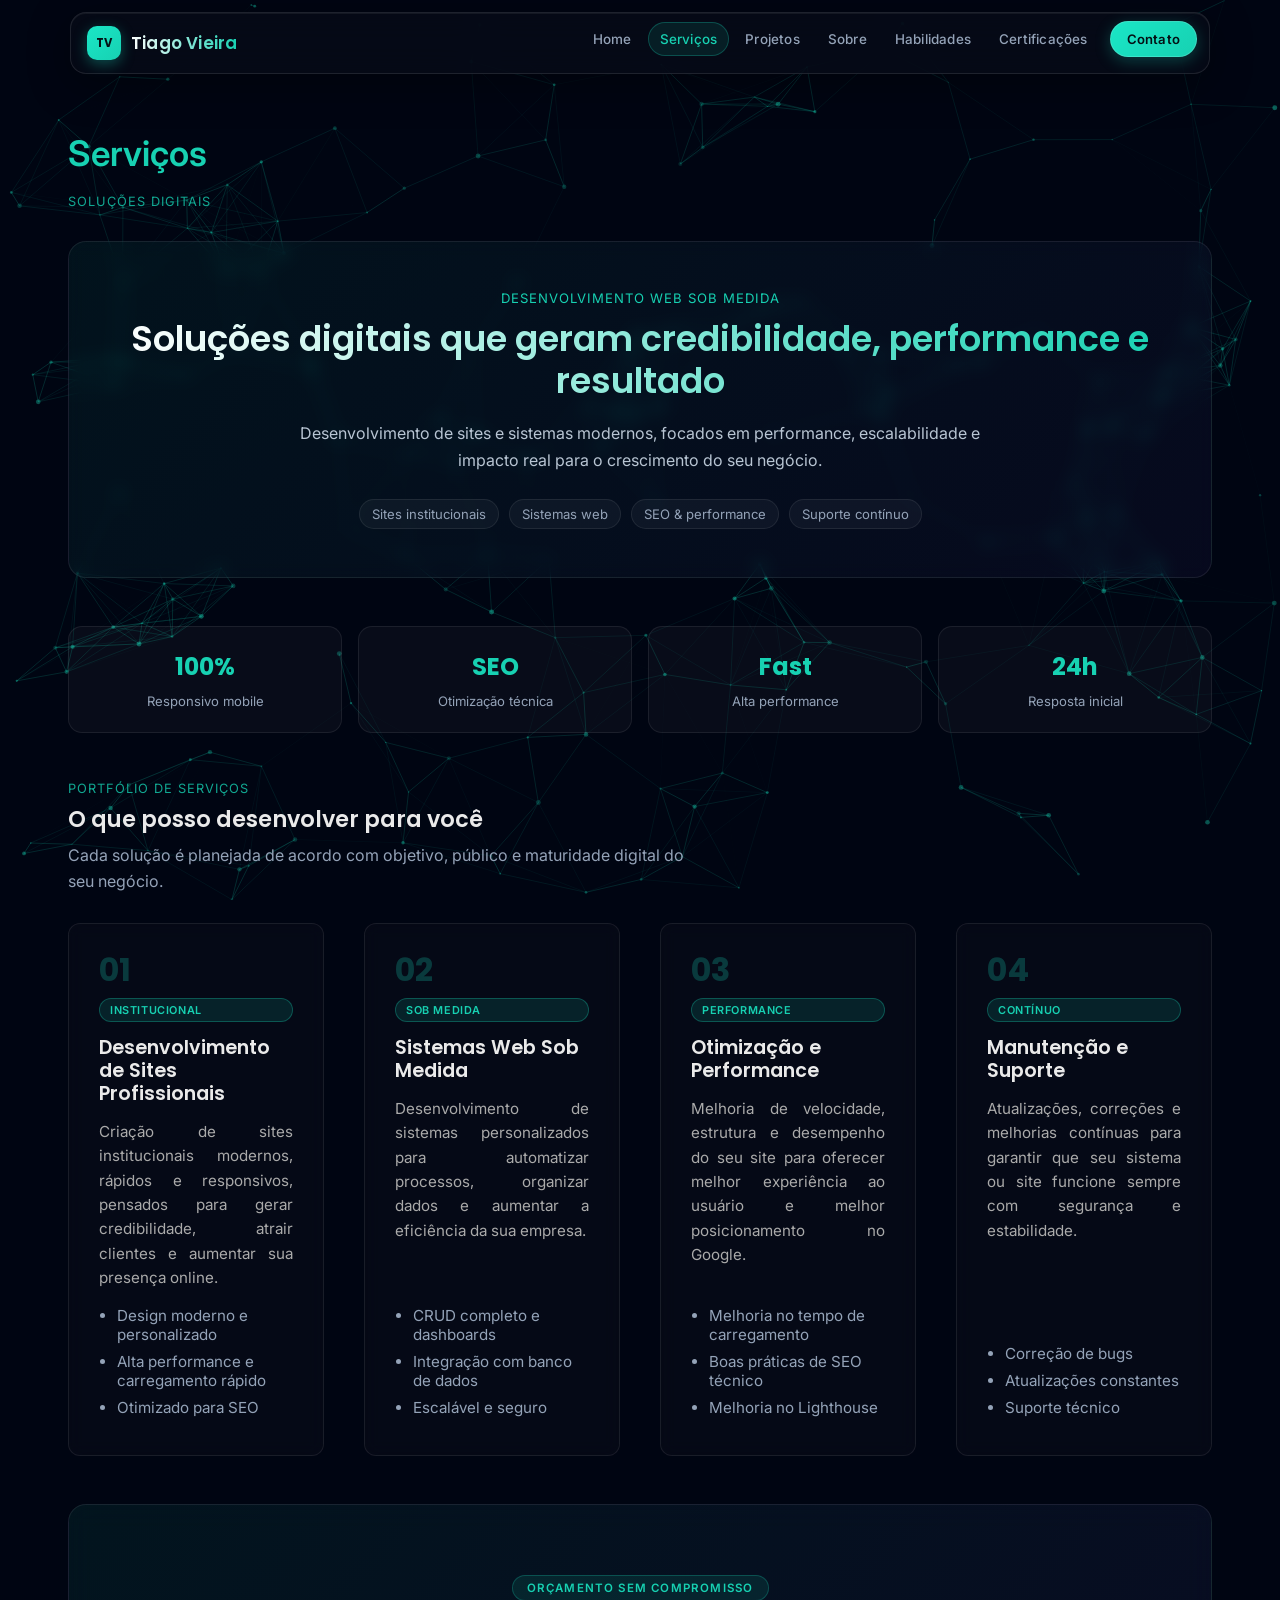
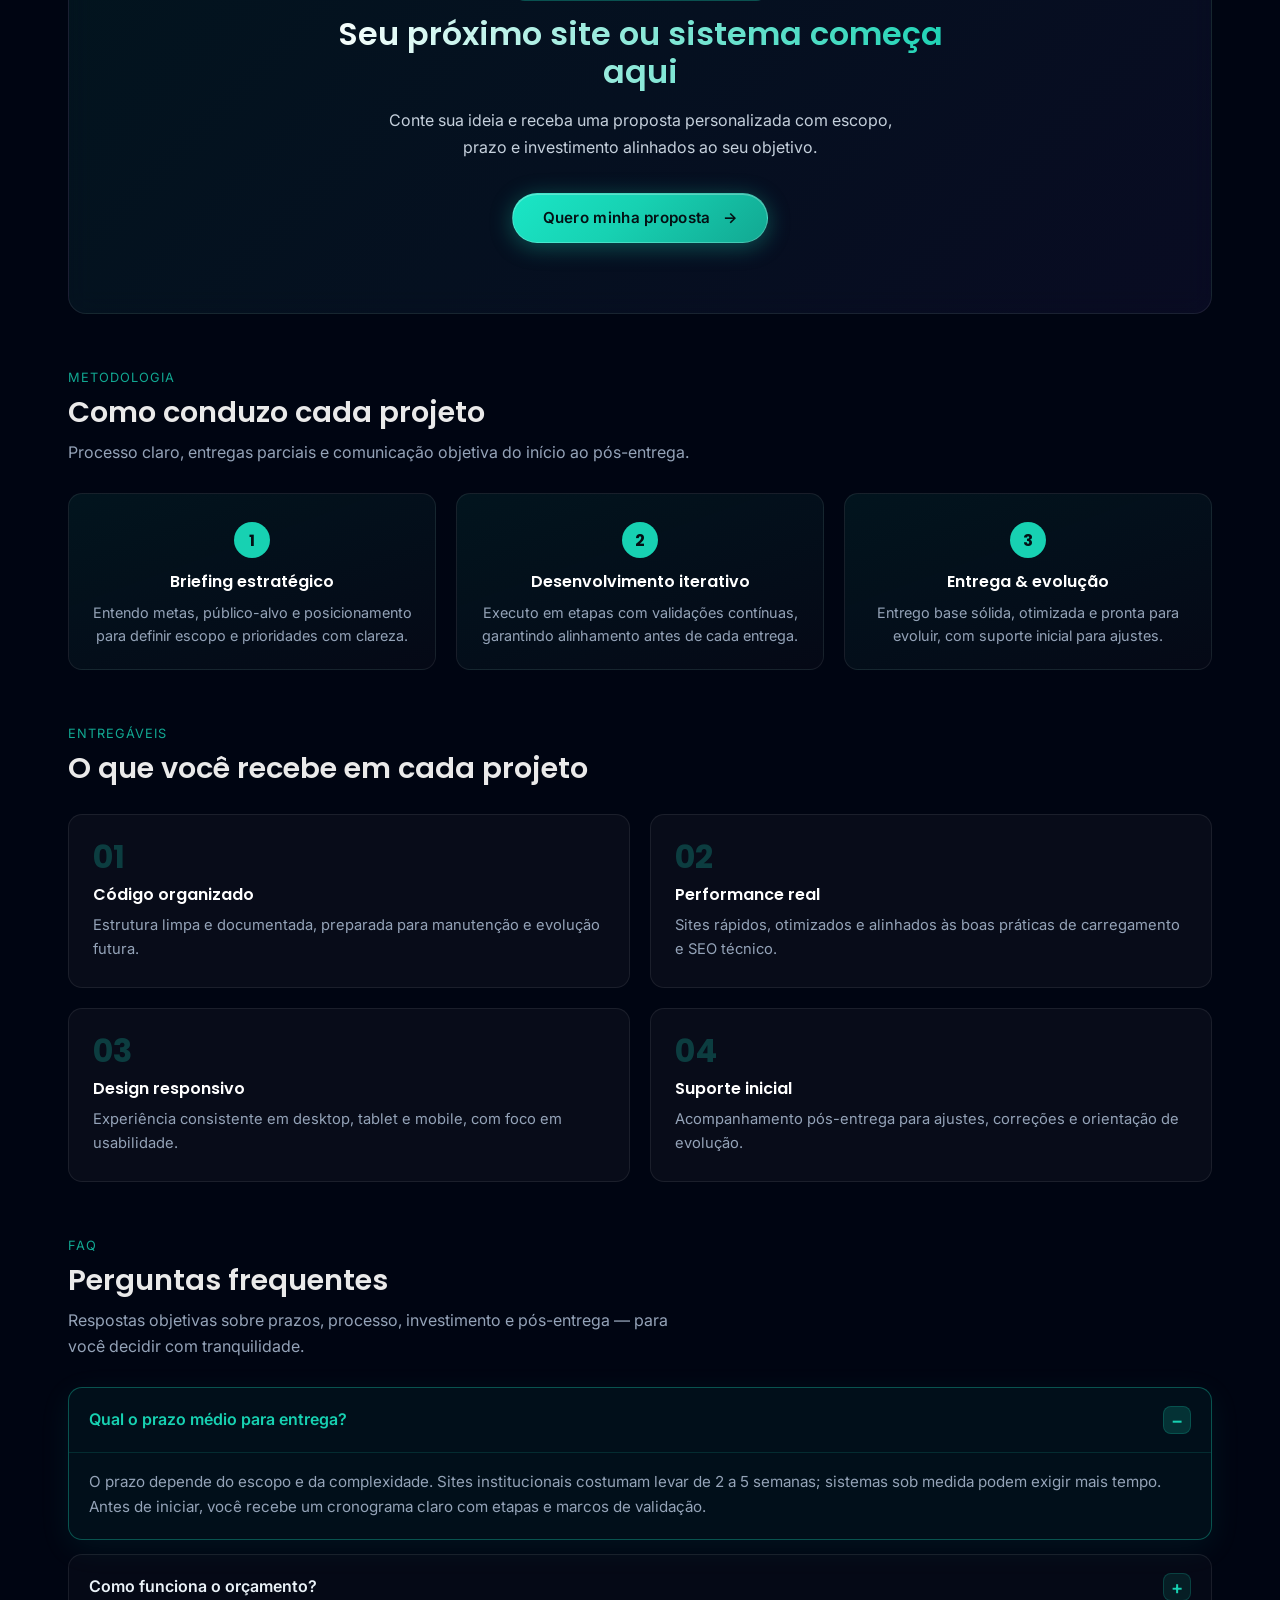
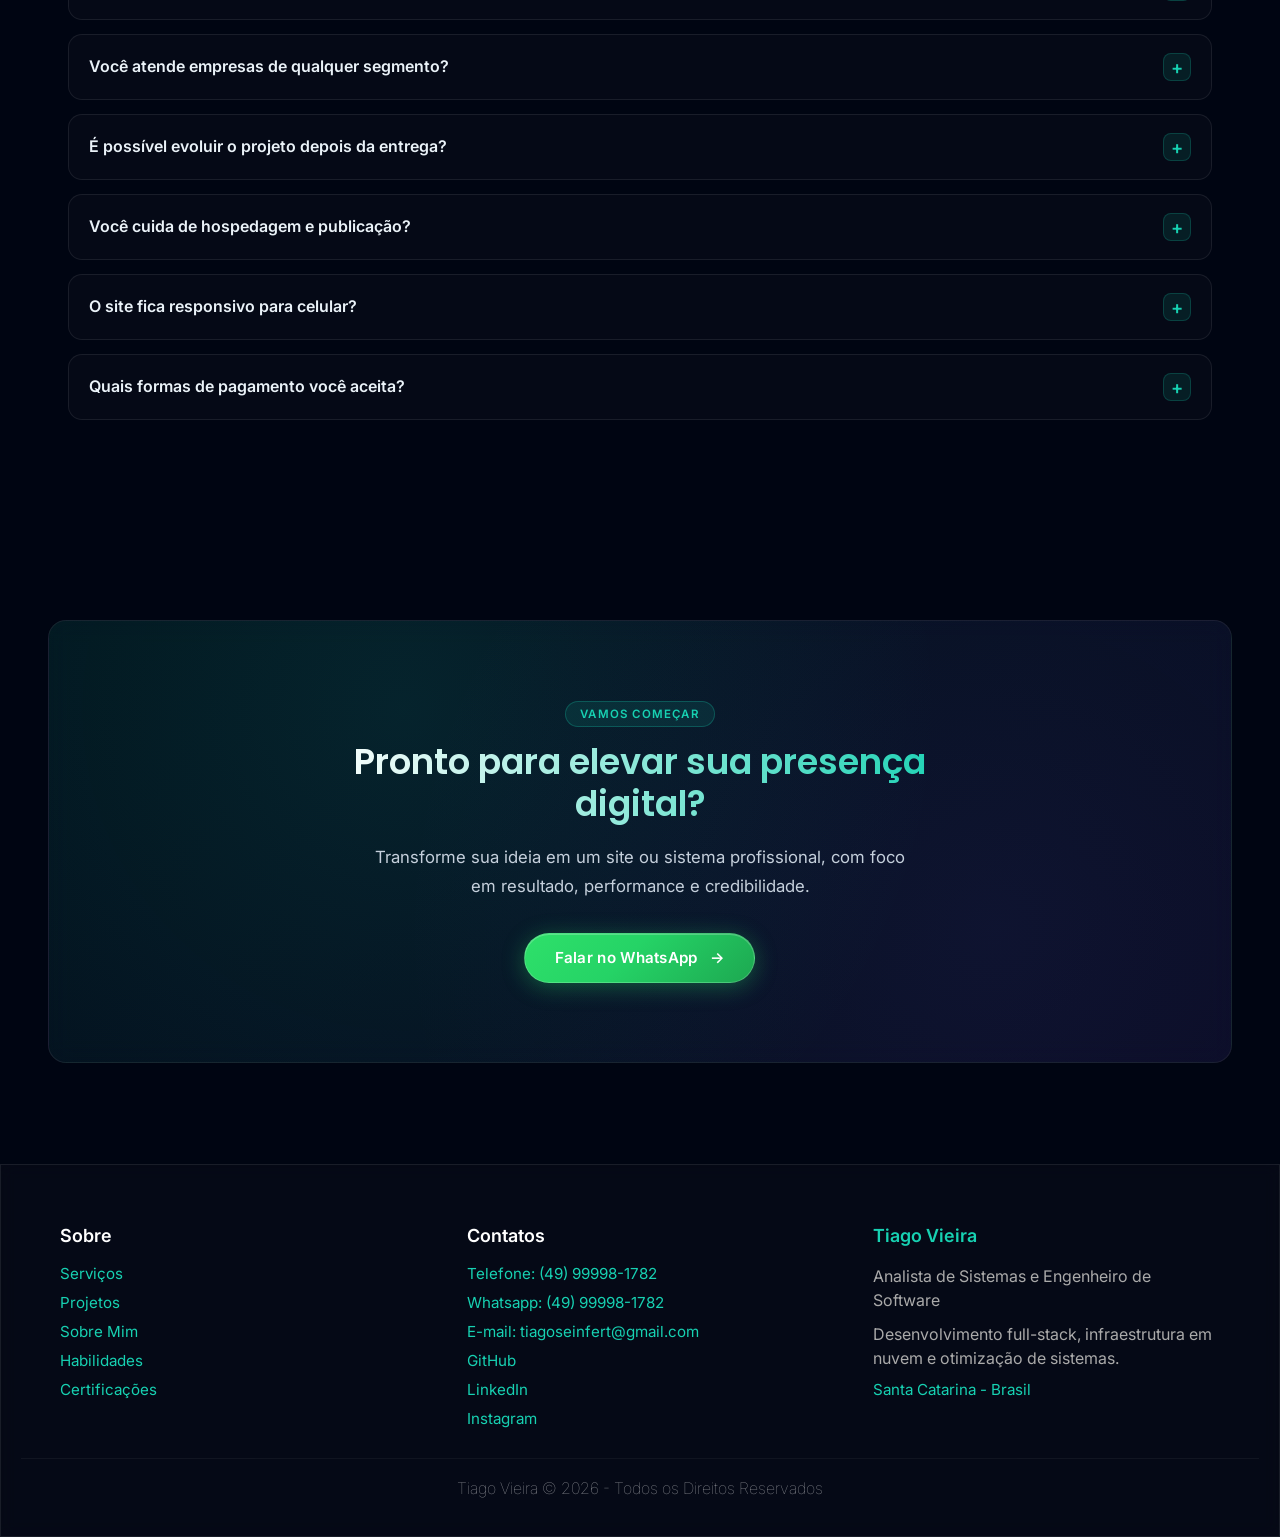
<file: pages/servicos.html>
<!DOCTYPE html>
<html lang="pt-br">
  <head>
    <!--======================| Base |======================-->
    <meta charset="UTF-8" />
    <meta name="viewport" content="width=device-width, initial-scale=1.0" />
    <title>Serviços | Tiago Vieira</title>

    <!--======================| SEO |======================-->
    <meta
      name="description"
      content="Conheça os serviços de Tiago Vieira: criação de sites profissionais, sistemas web sob medida, otimização de performance e suporte técnico contínuo."
    />
    <meta name="author" content="Tiago Vieira" />
    <meta name="robots" content="index, follow" />
    <link rel="canonical" href="https://tiagovieira.dev.br/pages/servicos.html" />

    <!--======================| SEO Estruturado |======================-->
    <script type="application/ld+json">
      {
        "@context": "https://schema.org",
        "@type": "Person",
        "name": "Tiago Vieira",
        "url": "https://tiagovieira.dev.br",
        "jobTitle": "Desenvolvedor Full Stack",
        "image": "https://tiagovieira.dev.br/assets/perfil.jpg",
        "address": {
          "@type": "PostalAddress",
          "addressLocality": "Lages",
          "addressRegion": "SC",
          "addressCountry": "BR"
        },
        "sameAs": ["https://github.com/tiagovieira-dev", "https://www.linkedin.com/in/tiago-vieira-0540531aa/"]
      }
    </script>

    <!--======================| Open Graph (Facebook/WhatsApp) |======================-->
    <meta property="og:title" content="Serviços | Tiago Vieira" />
    <meta property="og:description" content="Serviços de desenvolvimento web com foco em performance, design moderno e resultados para o seu negócio." />
    <meta property="og:image" content="https://tiagovieira.dev.br/assets/preview-certificacoes.jpg" />
    <meta property="og:url" content="https://tiagovieira.dev.br/pages/servicos.html" />
    <meta property="og:type" content="website" />

    <!--======================| Twitter Card |======================-->
    <meta name="twitter:card" content="summary_large_image" />
    <meta name="twitter:title" content="Serviços | Tiago Vieira" />
    <meta name="twitter:description" content="Soluções web sob medida: sites profissionais, sistemas e otimização de performance." />
    <meta name="twitter:image" content="https://tiagovieira.dev.br/assets/preview-certificacoes.jpg" />

    <!--======================| Tema Mobile |======================-->
    <meta name="theme-color" content="#17d1b2" />

    <!--======================| Favicons |======================-->
    <link rel="icon" type="image/x-icon" href="../assets/favicons/favicon.ico" />
    <link rel="icon" type="image/png" sizes="32x32" href="../assets/favicons/favicon-32x32.png" />
    <link rel="icon" type="image/png" sizes="16x16" href="../assets/favicons/favicon-16x16.png" />
    <link rel="apple-touch-icon" sizes="180x180" href="../assets/favicons/apple-touch-icon.png" />
    <link rel="manifest" href="../assets/favicons/site.webmanifest" />

    <!--======================| Fontes |======================-->
    <link rel="preconnect" href="https://fonts.googleapis.com" />
    <link rel="preconnect" href="https://fonts.gstatic.com" crossorigin />
    <link rel="preload" as="style" href="https://fonts.googleapis.com/css2?family=Inter:wght@400;500;600&family=Poppins:wght@400;600;700&display=swap" />
    <link href="https://fonts.googleapis.com/css2?family=Inter:wght@400;500;600&family=Poppins:wght@400;600;700&display=swap" rel="stylesheet" />

    <!--======================| CSS |======================-->
    <link rel="stylesheet" href="../css/style.css" />
  </head>

  <body>
    <canvas id="bg-canvas"></canvas>
    <!--======================| Menu |======================-->
    <div id="menu-container"></div>

    <script src="../js/menu-mobile.js" defer></script>

    <script>
      fetch("../components/menu.html")
        .then((res) => res.text())
        .then((data) => {
          document.getElementById("menu-container").innerHTML = data;

          iniciarMenu();
        });
    </script>
    <!--======================| Menu |======================-->

    <!--======================| Serviços |======================-->
    <section class="servicos servicos-pagina">
      <div class="container">
        <header class="reveal reveal-premium">
          <h2>Serviços</h2>
          <p class="tag">Soluções Digitais</p>
        </header>

        <div class="servicos-hero reveal reveal-premium">
          <p class="servicos-hero-eyebrow">Desenvolvimento web sob medida</p>
          <h3 class="servicos-hero-titulo">Soluções digitais que geram credibilidade, performance e resultado</h3>
          <p class="servicos-sub">
            Desenvolvimento de sites e sistemas modernos, focados em performance, escalabilidade e impacto real para o crescimento do seu negócio.
          </p>
          <div class="servicos-hero-meta">
            <span>Sites institucionais</span>
            <span>Sistemas web</span>
            <span>SEO & performance</span>
            <span>Suporte contínuo</span>
          </div>
        </div>

        <div class="sobre-stats reveal reveal-premium" aria-label="Diferenciais dos serviços">
          <article class="sobre-stat">
            <strong>100%</strong>
            <span>Responsivo mobile</span>
          </article>
          <article class="sobre-stat">
            <strong>SEO</strong>
            <span>Otimização técnica</span>
          </article>
          <article class="sobre-stat">
            <strong>Fast</strong>
            <span>Alta performance</span>
          </article>
          <article class="sobre-stat">
            <strong>24h</strong>
            <span>Resposta inicial</span>
          </article>
        </div>

        <div class="sobre-secao reveal reveal-premium">
          <p class="tag">Portfólio de serviços</p>
          <h3>O que posso desenvolver para você</h3>
          <p class="sobre-secao-desc">Cada solução é planejada de acordo com objetivo, público e maturidade digital do seu negócio.</p>
        </div>

        <div class="servicos-grid">
          <article class="servico reveal reveal-premium">
            <span class="servico-num" aria-hidden="true">01</span>
            <span class="servico-tag">Institucional</span>
            <h3>Desenvolvimento de Sites Profissionais</h3>
            <p>Criação de sites institucionais modernos, rápidos e responsivos, pensados para gerar credibilidade, atrair clientes e aumentar sua presença online.</p>
            <ul>
              <li>Design moderno e personalizado</li>
              <li>Alta performance e carregamento rápido</li>
              <li>Otimizado para SEO</li>
            </ul>
          </article>

          <article class="servico reveal reveal-premium">
            <span class="servico-num" aria-hidden="true">02</span>
            <span class="servico-tag">Sob medida</span>
            <h3>Sistemas Web Sob Medida</h3>
            <p>Desenvolvimento de sistemas personalizados para automatizar processos, organizar dados e aumentar a eficiência da sua empresa.</p>
            <ul>
              <li>CRUD completo e dashboards</li>
              <li>Integração com banco de dados</li>
              <li>Escalável e seguro</li>
            </ul>
          </article>

          <article class="servico reveal reveal-premium">
            <span class="servico-num" aria-hidden="true">03</span>
            <span class="servico-tag">Performance</span>
            <h3>Otimização e Performance</h3>
            <p>Melhoria de velocidade, estrutura e desempenho do seu site para oferecer melhor experiência ao usuário e melhor posicionamento no Google.</p>
            <ul>
              <li>Melhoria no tempo de carregamento</li>
              <li>Boas práticas de SEO técnico</li>
              <li>Melhoria no Lighthouse</li>
            </ul>
          </article>

          <article class="servico reveal reveal-premium">
            <span class="servico-num" aria-hidden="true">04</span>
            <span class="servico-tag">Contínuo</span>
            <h3>Manutenção e Suporte</h3>
            <p>Atualizações, correções e melhorias contínuas para garantir que seu sistema ou site funcione sempre com segurança e estabilidade.</p>
            <ul>
              <li>Correção de bugs</li>
              <li>Atualizações constantes</li>
              <li>Suporte técnico</li>
            </ul>
          </article>
        </div>

        <div class="servicos-cta reveal reveal-premium">
          <div class="cta-content">
            <span class="cta-eyebrow">Orçamento sem compromisso</span>
            <h3>Seu próximo site ou sistema começa aqui</h3>
            <p>Conte sua ideia e receba uma proposta personalizada com escopo, prazo e investimento alinhados ao seu objetivo.</p>

            <a href="contatos.html" class="btn-cta">Quero minha proposta<span class="btn-cta-arrow" aria-hidden="true">→</span></a>
          </div>
        </div>

        <div class="bloco">
          <div class="sobre-secao reveal reveal-premium">
            <p class="tag">Metodologia</p>
            <h3>Como conduzo cada projeto</h3>
            <p class="sobre-secao-desc">Processo claro, entregas parciais e comunicação objetiva do início ao pós-entrega.</p>
          </div>

          <div class="sobre-processo">
            <article class="sobre-passo reveal reveal-premium">
              <span class="sobre-passo-num">1</span>
              <h4>Briefing estratégico</h4>
              <p>Entendo metas, público-alvo e posicionamento para definir escopo e prioridades com clareza.</p>
            </article>

            <article class="sobre-passo reveal reveal-premium">
              <span class="sobre-passo-num">2</span>
              <h4>Desenvolvimento iterativo</h4>
              <p>Executo em etapas com validações contínuas, garantindo alinhamento antes de cada entrega.</p>
            </article>

            <article class="sobre-passo reveal reveal-premium">
              <span class="sobre-passo-num">3</span>
              <h4>Entrega & evolução</h4>
              <p>Entrego base sólida, otimizada e pronta para evoluir, com suporte inicial para ajustes.</p>
            </article>
          </div>
        </div>

        <div class="bloco">
          <div class="sobre-secao reveal reveal-premium">
            <p class="tag">Entregáveis</p>
            <h3>O que você recebe em cada projeto</h3>
          </div>

          <div class="sobre-pilares">
            <article class="sobre-pilar reveal reveal-premium">
              <span class="sobre-pilar-num" aria-hidden="true">01</span>
              <h4>Código organizado</h4>
              <p>Estrutura limpa e documentada, preparada para manutenção e evolução futura.</p>
            </article>

            <article class="sobre-pilar reveal reveal-premium">
              <span class="sobre-pilar-num" aria-hidden="true">02</span>
              <h4>Performance real</h4>
              <p>Sites rápidos, otimizados e alinhados às boas práticas de carregamento e SEO técnico.</p>
            </article>

            <article class="sobre-pilar reveal reveal-premium">
              <span class="sobre-pilar-num" aria-hidden="true">03</span>
              <h4>Design responsivo</h4>
              <p>Experiência consistente em desktop, tablet e mobile, com foco em usabilidade.</p>
            </article>

            <article class="sobre-pilar reveal reveal-premium">
              <span class="sobre-pilar-num" aria-hidden="true">04</span>
              <h4>Suporte inicial</h4>
              <p>Acompanhamento pós-entrega para ajustes, correções e orientação de evolução.</p>
            </article>
          </div>
        </div>

        <div class="bloco">
          <div class="sobre-secao reveal reveal-premium">
            <p class="tag">FAQ</p>
            <h3>Perguntas frequentes</h3>
            <p class="sobre-secao-desc">Respostas objetivas sobre prazos, processo, investimento e pós-entrega — para você decidir com tranquilidade.</p>
          </div>

          <div class="servicos-faq-list">
            <details class="faq-item reveal reveal-premium" open>
              <summary>Qual o prazo médio para entrega?</summary>
              <p>O prazo depende do escopo e da complexidade. Sites institucionais costumam levar de 2 a 5 semanas; sistemas sob medida podem exigir mais tempo. Antes de iniciar, você recebe um cronograma claro com etapas e marcos de validação.</p>
            </details>

            <details class="faq-item reveal reveal-premium">
              <summary>Como funciona o orçamento?</summary>
              <p>Após entender sua necessidade em uma conversa inicial — sem compromisso — envio proposta com escopo detalhado, prazo e investimento. Só avançamos quando houver alinhamento total entre expectativa e entrega.</p>
            </details>

            <details class="faq-item reveal reveal-premium">
              <summary>Você atende empresas de qualquer segmento?</summary>
              <p>Sim. Adapto arquitetura, linguagem visual e funcionalidades ao contexto de cada negócio — comércio, serviços, saúde, educação ou qualquer outro segmento que precise de presença digital sólida.</p>
            </details>

            <details class="faq-item reveal reveal-premium">
              <summary>É possível evoluir o projeto depois da entrega?</summary>
              <p>Sim. O código é estruturado para manutenção e evolução contínua — novas páginas, integrações, dashboards ou automações podem ser incluídos conforme o negócio cresce.</p>
            </details>

            <details class="faq-item reveal reveal-premium">
              <summary>Você cuida de hospedagem e publicação?</summary>
              <p>Oriento na escolha de hospedagem e domínio, faço o deploy e deixo tudo no ar. Se preferir, também acompanho a configuração inicial de e-mails corporativos e certificado SSL.</p>
            </details>

            <details class="faq-item reveal reveal-premium">
              <summary>O site fica responsivo para celular?</summary>
              <p>Sim. Todos os projetos são desenvolvidos com foco mobile-first, testados em diferentes tamanhos de tela para garantir usabilidade, legibilidade e performance no celular.</p>
            </details>

            <details class="faq-item reveal reveal-premium">
              <summary>Quais formas de pagamento você aceita?</summary>
              <p>Trabalho com entrada na assinatura do contrato e saldo na entrega, com possibilidade de parcelamento conforme combinado na proposta. Os detalhes são definidos de forma transparente antes do início.</p>
            </details>
          </div>
        </div>
      </div>
    </section>
    <!--======================| Serviços |======================-->

    <!--======================| CTA |======================-->
    <section class="cta-final">
      <div class="container">
        <div class="cta-final-box reveal">
          <div class="cta-content">
            <span class="cta-eyebrow">Vamos começar</span>
            <h3>Pronto para elevar sua presença digital?</h3>
            <p>Transforme sua ideia em um site ou sistema profissional, com foco em resultado, performance e credibilidade.</p>
            <a href="https://wa.me/49999981782" class="btn-cta btn-cta--whatsapp" target="_blank" rel="noopener noreferrer">Falar no WhatsApp<span class="btn-cta-arrow" aria-hidden="true">→</span></a>
          </div>
        </div>
      </div>
    </section>
    <!--======================| CTA |======================-->

    <!--======================| Rodapé |======================-->
    <div id="rodape"></div>

    <script>
      fetch("../components/rodape.html")
        .then((response) => response.text())
        .then((data) => {
          document.getElementById("rodape").innerHTML = data;
        })
        .catch((error) => console.error("Erro ao carregar o rodapé:", error));
    </script>
    <!--======================| Rodapé |======================-->

    <!--======================| Background |======================-->
    <script src="../js/bg.js" defer></script>

    <!--======================| Efeito Rolagem |======================-->
    <script src="../js/fade.js" defer></script>
  </body>
</html>
</file>
<file: css/style.css>
::-webkit-scrollbar {
  display: none;
}

:root {
  --font-title: "Poppins", sans-serif;
  --font-text: "Inter", sans-serif;

  --text-sm: 0.85rem;
  --text-base: 1rem;
  --text-lg: 1.2rem;
  --text-xl: 1.6rem;
  --text-xxl: 2.2rem;

  --weight-regular: 400;
  --weight-medium: 500;
  --weight-bold: 600;

  --color-text: #eaeaea;
  --color-muted: #aaaaaa;
  --color-title: #ffffff;
}

:root {
  --section-spacing: 60px;
  --section-spacing-mobile: 30px 10px;
}

section {
  padding: var(--section-spacing);
}

@media (max-width: 768px) {
  section {
    padding: var(--section-spacing-mobile);
  }
}

body {
  margin: 0;
  padding-top: 72px;
  color: white;
  box-sizing: border-box;
  min-height: 100%;
  font-family: var(--font-text);
  font-size: 16px;
  color: var(--color-text);
}

html {
  scroll-behavior: smooth;
  overflow-x: hidden;
}

h1,
h3,
h4 {
  font-family: var(--font-title);
  font-weight: 600;
  line-height: 1.2;
}

h2 {
  color: #17d1b2;
  font-weight: 600;
  line-height: 1.2;
  font-size: 2.2rem;
  margin-bottom: 20px;
}

h3 {
  font-size: 1.4rem;
  margin-bottom: 10px;
}

p {
  font-size: 1rem;
  color: var(--color-muted);
  margin-bottom: 16px;
}

section.reveal {
  opacity: 1;
  transform: none;
}

.certificacao:hover p {
  color: white;
}

small {
  font-size: 0.85rem;
  color: var(--color-muted);
}

ul {
  margin-top: 15px;
}

li {
  margin-bottom: 8px;
  font-size: 0.95rem;
}

a {
  text-decoration: none;
  color: inherit;
}

.container {
  width: 100%;
  max-width: 1200px;
  margin: 0 auto;
  padding: 0px 0.5rem;
}

#bg-canvas {
  position: fixed;
  top: 0;
  left: 0;
  width: 100%;
  height: 100%;
  z-index: -1;
}

body {
  background: #000512;
}

section > .container > *:last-child {
  margin-bottom: 0;
}

/*Menu*/
* {
  margin: 0;
  padding: 0;
  box-sizing: border-box;
}

.card,
.servico,
.certificacao,
.skill-card,
.sobre-pilar,
.sobre-passo,
.projeto-card {
  transform: translateZ(0);
  backface-visibility: hidden;
}

.main-menu {
  position: fixed;
  top: 0;
  left: 0;
  right: 0;
  width: 100%;
  z-index: 4000;
  padding: 12px 16px 0;
  transition: padding 0.3s ease;
}

.main-menu.is-scrolled {
  padding-top: 8px;
}

.navbar {
  display: flex;
  justify-content: center;
}

.nav-container {
  width: 100%;
  max-width: 1140px;
  min-height: 3.5rem;
  display: flex;
  align-items: center;
  justify-content: space-between;
  gap: 16px;
  padding: 8px 12px 8px 16px;
  border-radius: 16px;
  border: 1px solid rgba(255, 255, 255, 0.1);
  background: rgba(8, 12, 24, 0.72);
  backdrop-filter: blur(14px);
  -webkit-backdrop-filter: blur(14px);
  box-shadow:
    0 10px 40px rgba(0, 0, 0, 0.35),
    inset 0 1px 0 rgba(255, 255, 255, 0.06);
  transition:
    background 0.3s ease,
    border-color 0.3s ease,
    box-shadow 0.3s ease;
}

.main-menu.is-scrolled .nav-container {
  background: rgba(6, 10, 20, 0.92);
  border-color: rgba(23, 209, 178, 0.18);
  box-shadow:
    0 12px 36px rgba(0, 0, 0, 0.45),
    inset 0 1px 0 rgba(255, 255, 255, 0.05);
}

.logo {
  display: inline-flex;
  align-items: center;
  gap: 10px;
  text-decoration: none;
  flex-shrink: 0;
}

.logo-mark {
  display: inline-flex;
  align-items: center;
  justify-content: center;
  width: 34px;
  height: 34px;
  border-radius: 10px;
  font-family: var(--font-title);
  font-size: 0.72rem;
  font-weight: 700;
  letter-spacing: 0.5px;
  color: #041014;
  background: linear-gradient(135deg, #1ae6c6, #17d1b2);
  box-shadow: 0 4px 14px rgba(23, 209, 178, 0.35);
}

.logo-text {
  font-family: var(--font-title);
  font-size: 1.05rem;
  font-weight: 600;
  letter-spacing: 0.2px;
  background: linear-gradient(90deg, #fff, #17d1b2);
  -webkit-background-clip: text;
  background-clip: text;
  -webkit-text-fill-color: transparent;
}

.menu-desktop {
  display: flex;
  align-items: center;
  gap: 4px;
  list-style: none;
  margin: 0;
  padding: 0;
}

.menu-desktop a {
  display: inline-block;
  color: #94a3b8;
  font-size: 0.84rem;
  text-decoration: none;
  transition: color 0.25s ease, background 0.25s ease, border-color 0.25s ease;
  font-family: var(--font-text);
  font-weight: 500;
  letter-spacing: 0.2px;
  padding: 8px 11px;
  border-radius: 999px;
  border: 1px solid transparent;
}

.menu-desktop a:hover {
  color: #eaf2f8;
  background: rgba(255, 255, 255, 0.06);
}

.menu-desktop a[aria-current="page"] {
  color: #17d1b2;
  background: rgba(23, 209, 178, 0.1);
  border-color: rgba(23, 209, 178, 0.28);
}

.nav-cta-item {
  margin-left: 6px;
}

.menu-desktop .nav-cta {
  padding: 9px 16px;
  font-size: 0.82rem;
  font-weight: 600;
  color: #041014;
  background: linear-gradient(135deg, #1ae6c6, #17d1b2);
  border: 1px solid rgba(255, 255, 255, 0.15);
  box-shadow: 0 4px 16px rgba(23, 209, 178, 0.28);
}

.menu-desktop .nav-cta:hover {
  color: #041014;
  background: linear-gradient(135deg, #22efd0, #1ae6c6);
  border-color: rgba(255, 255, 255, 0.2);
  transform: translateY(-1px);
  box-shadow: 0 8px 22px rgba(23, 209, 178, 0.35);
}

.menu-desktop .nav-cta[aria-current="page"] {
  color: #041014;
  background: linear-gradient(135deg, #22efd0, #17d1b2);
  border-color: rgba(255, 255, 255, 0.25);
}

.menu-toggle {
  display: none;
  flex-direction: column;
  justify-content: center;
  gap: 5px;
  cursor: pointer;
  border: 1px solid rgba(255, 255, 255, 0.12);
  border-radius: 12px;
  background: rgba(255, 255, 255, 0.04);
  padding: 0;
  transition: border-color 0.25s ease, background 0.25s ease;
}

.menu-toggle:hover {
  border-color: rgba(23, 209, 178, 0.35);
  background: rgba(23, 209, 178, 0.08);
}

.menu-toggle span {
  display: block;
  width: 20px;
  height: 2px;
  border-radius: 2px;
  background: #eaf2f8;
  transition: transform 0.3s ease, opacity 0.3s ease;
}

.menu-mobile-panel {
  display: none;
}

.menu-backdrop {
  display: none;
}

@media (max-width: 1024px) {
  .menu-desktop a {
    font-size: 0.8rem;
    padding: 7px 9px;
  }

  .menu-desktop .nav-cta {
    padding: 8px 12px;
  }
}

@media (max-width: 900px) {
  .menu-desktop {
    display: none;
  }

  .menu-toggle {
    display: flex;
    align-items: center;
    justify-content: center;
    width: 42px;
    height: 42px;
    z-index: 4301;
  }

  .menu-mobile-panel {
    display: flex;
    flex-direction: column;
    position: fixed;
    top: 0;
    right: 0;
    width: min(320px, 88vw);
    height: 100vh;
    height: 100dvh;
    padding: 88px 20px 24px;
    background: rgba(6, 10, 22, 0.97);
    border-left: 1px solid rgba(23, 209, 178, 0.15);
    box-shadow: -20px 0 60px rgba(0, 0, 0, 0.5);
    transition: transform 0.35s cubic-bezier(0.22, 1, 0.36, 1), visibility 0.35s ease, opacity 0.35s ease;
    z-index: 4300;
    overflow-y: auto;
    transform: translateX(105%);
    opacity: 0;
    visibility: hidden;
    pointer-events: none;
  }

  .menu-mobile-panel.active {
    transform: translateX(0);
    opacity: 1;
    visibility: visible;
    pointer-events: auto;
  }

  .menu-mobile-head {
    margin-bottom: 20px;
    padding-bottom: 18px;
    border-bottom: 1px solid rgba(255, 255, 255, 0.08);
  }

  .menu-mobile-eyebrow {
    font-size: 0.72rem;
    letter-spacing: 1px;
    text-transform: uppercase;
    color: #17d1b2;
    margin: 0 0 6px;
  }

  .menu-mobile-title {
    font-family: var(--font-title);
    font-size: 1.15rem;
    color: #fff;
    margin: 0;
  }

  .menu-mobile-links {
    list-style: none;
    display: flex;
    flex-direction: column;
    gap: 6px;
    margin: 0;
    padding: 0;
    flex: 1;
  }

  .menu-mobile-links a {
    display: block;
    width: 100%;
    font-size: 0.95rem;
    font-weight: 500;
    padding: 12px 14px;
    border: 1px solid transparent;
    border-radius: 12px;
    color: #cbd5e1;
    transition: all 0.25s ease;
  }

  .menu-mobile-links a:hover,
  .menu-mobile-links a[aria-current="page"] {
    border-color: rgba(23, 209, 178, 0.35);
    background: rgba(23, 209, 178, 0.1);
    color: #fff;
  }

  .menu-mobile-footer {
    margin-top: 24px;
    padding-top: 20px;
    border-top: 1px solid rgba(255, 255, 255, 0.08);
  }

  .menu-mobile-cta {
    display: inline-flex;
    align-items: center;
    justify-content: center;
    gap: 8px;
    width: 100%;
    padding: 13px 18px;
    border-radius: 12px;
    text-decoration: none;
    font-weight: 600;
    font-size: 0.9rem;
    color: #041014;
    background: linear-gradient(135deg, #1ae6c6, #17d1b2);
    border: 1px solid rgba(255, 255, 255, 0.15);
    box-shadow: 0 6px 20px rgba(23, 209, 178, 0.3);
    transition: transform 0.25s ease, box-shadow 0.25s ease;
  }

  .menu-mobile-cta:hover {
    transform: translateY(-2px);
    box-shadow: 0 10px 28px rgba(23, 209, 178, 0.38);
  }

  .menu-mobile-cta .btn-cta-arrow {
    transition: transform 0.25s ease;
  }

  .menu-mobile-cta:hover .btn-cta-arrow {
    transform: translateX(4px);
  }

  .menu-toggle.active {
    border-color: rgba(23, 209, 178, 0.4);
    background: rgba(23, 209, 178, 0.12);
  }

  .menu-toggle.active span:nth-child(1) {
    transform: translateY(7px) rotate(45deg);
  }

  .menu-toggle.active span:nth-child(2) {
    opacity: 0;
  }

  .menu-toggle.active span:nth-child(3) {
    transform: translateY(-7px) rotate(-45deg);
  }

  .menu-backdrop {
    display: block;
    position: fixed;
    inset: 0;
    background: rgba(4, 8, 16, 0.55);
    backdrop-filter: blur(4px);
    -webkit-backdrop-filter: blur(4px);
    opacity: 0;
    visibility: hidden;
    transition: opacity 0.3s ease, visibility 0.3s ease;
    z-index: 4250;
    pointer-events: none;
  }

  body.menu-open {
    overflow: hidden;
  }

  body.menu-open .menu-backdrop {
    opacity: 1;
    visibility: visible;
    pointer-events: auto;
  }
}
/*Menu*/

/*Início Hero*/
.hero {
  position: relative;
  min-height: 90vh;
  display: flex;
  align-items: center;
  justify-content: center;
  text-align: center;
  overflow-x: hidden;
  overflow-y: visible;
}

.hero-texto {
  position: relative;
  z-index: 2;

  max-width: 750px;
  display: flex;
  flex-direction: column;
  align-items: center;
  gap: 18px;
}

.badge {
  font-size: 0.75rem;
  letter-spacing: 1.5px;
  text-transform: uppercase;
  color: #aaa;

  border: 1px solid rgba(2, 63, 137, 0.3);
  padding: 6px 14px;
  border-radius: 20px;

  background: rgba(2, 63, 137, 0.1);
}

.nome {
  font-size: 8.5rem;
  font-weight: 700;
  letter-spacing: 1px;
  line-height: 1.15;
  padding-bottom: 0.08em;
  margin-bottom: 10px;
  background: linear-gradient(90deg, #119da1, #17d1b2);
  -webkit-background-clip: text;
  background-clip: text;
  -webkit-text-fill-color: transparent;
}

.descricao {
  margin-top: 10px;
  font-size: 1rem;
  color: #bbb;
  line-height: 1.7;
}

.localizacao {
  display: flex;
  align-items: center;
  gap: 6px;
  font-size: 0.8rem;
  color: #888;
}

.localizacao svg {
  color: #17d1b2;
}

.botoes-inicio {
  display: flex;
  gap: 12px;
  flex-wrap: wrap;
  justify-content: center;
  margin-top: 10px;
}

.btn-inicio {
  position: relative;
  padding: 10px 18px;
  border-radius: 25px;
  font-size: 0.85rem;
  text-decoration: none;
  color: #fff;

  border: 1px solid rgba(255, 255, 255, 0.15);
  background: rgba(255, 255, 255, 0.05);

  overflow: hidden;
  transition: 0.3s ease;
}

.btn-inicio::before {
  content: "";
  position: absolute;
  width: 100%;
  height: 100%;
  top: 0;
  left: -100%;

  background: linear-gradient(120deg, transparent, rgba(23, 209, 178, 0.4), transparent);
  transition: 0.4s;
}

.btn-inicio:hover::before {
  left: 100%;
}

.btn-inicio:hover {
  transform: translateY(-3px);
  border-color: #17d1b2;
  box-shadow: 0 0 15px rgba(23, 209, 178, 0.3);
}

.btn-inicio.destaque {
  background: #17d1b2;
  border: none;
}

.btn-inicio.destaque:hover {
  color: #000;
}

/*Início Hero*/

/*Projetos*/
.projetos-header {
  max-width: 1200px;
  margin: 0 auto 60px;
}

.projetos-grid {
  display: grid;
  align-items: stretch;
  grid-template-columns: repeat(auto-fit, minmax(240px, 1fr));
  gap: 30px;
}

.projeto-card {
  display: flex;
  flex-direction: column;
  border-radius: 16px;
  height: 100%;
  overflow: hidden;
  background: rgba(255, 255, 255, 0.03);
  backdrop-filter: blur(10px);
  border: 1px solid rgba(255, 255, 255, 0.08);
  transition: all 0.4s ease;
}

.projeto-card:hover {
  transform: translateY(-10px) !important;
  border-color: #17d1b2;
}

.projeto-img {
  overflow: hidden;
}

.projeto-img img {
  width: 100%;
  display: block;
  transition: transform 0.5s ease;
}

.projeto-content {
  display: flex;
  flex-direction: column;
  height: 100%;
  flex: 1;
  padding: 20px;
}

.projeto-content h3 {
  margin-bottom: 10px;
}

.projeto-content p {
  color: #ccc;
  font-size: 0.95rem;
  margin-bottom: 15px;
}

.techs {
  display: flex;
  flex-wrap: wrap;
  gap: 8px;
  margin-bottom: 20px;
}

.techs span {
  background: rgba(23, 209, 178, 0.1);
  color: #17d1b2;
  padding: 5px 10px;
  border-radius: 20px;
  font-size: 0.75rem;
}

.projeto-actions {
  margin-top: auto;
  display: flex;
  gap: 10px;
}

.btn-demo,
.btn-code {
  flex: 1;
  text-align: center;
  padding: 10px;
  border-radius: 8px;
  text-decoration: none;
  font-size: 0.85rem;
  transition: 0.3s;
}

.btn-demo {
  background: #17d1b2;
  color: #000;
  font-weight: 600;
}

.btn-demo:hover {
  opacity: 0.8;
}

.btn-code {
  border: 1px solid #17d1b2;
  color: #17d1b2;
}

.btn-code:hover {
  background: #17d1b2;
  color: #000;
}
/*Projetos*/

/*Habilidades*/
.tag {
  font-size: 0.8rem;
  color: #11a892;
  letter-spacing: 1px;
  text-transform: uppercase;
  margin-bottom: 10px;
}

.descricao {
  color: #aaa;
  line-height: 1.6;
  margin-top: 10px;
}

.tec:hover {
  color: #17d1b2;
  transition: 0.35s ease;
}

.categoria {
  margin-bottom: 50px;
}

.categoria h3 {
  margin-bottom: 20px;
  font-size: 1.2rem;
  color: #fff;
}

.skills-grid {
  display: grid;
  grid-template-columns: repeat(auto-fit, minmax(140px, 1fr));
  gap: 20px;
}

.skill-card {
  border-radius: 12px;
  background: rgba(255, 255, 255, 0.02);
  border: 1px solid rgba(255, 255, 255, 0.08);
  backdrop-filter: blur(8px);
  padding: 10px;
  display: flex;
  flex-direction: column;
  align-items: center;
  gap: 10px;
  transition: all 0.3s ease;
  position: relative;
}

.skill-card:hover {
  transform: translateY(-10px) !important;
  border-color: #17d1b2;
  background: rgba(23, 209, 178, 0.08);
}

.skill-card:hover span {
  color: #17d1b2;
  text-shadow: 0 0 6px rgba(23, 209, 178, 0.6);
}

.skill-card::before {
  content: "";
  inset: 0;
  border-radius: 8px;
  padding: 1px;
}

.skill-card:hover::before {
  opacity: 1;
  animation: glow 3s linear infinite;
}

@keyframes glow {
  0% {
    background-position: 0%;
  }
  100% {
    background-position: 200%;
  }
}

.skill-card i {
  font-size: 2rem;
  transition: 0.3s;
}

.skill-card:hover i {
  transform: scale(1.15);
}

.skill-card span {
  color: #ddd;
  font-size: 0.9rem;
}
/*Habilidades*/

/*Serviços*/
.servicos-grid {
  display: grid;
  grid-template-columns: repeat(auto-fit, minmax(250px, 1fr));
  gap: 40px;
}

.servicos-grid p{
  text-align: justify;
}

.servicos-sub {
  max-width: 1200px;
  margin-bottom: 50px;
}

.servico {
  padding: 30px;
  border-radius: 12px;
  background: rgba(255, 255, 255, 0.02);
  border: 1px solid rgba(255, 255, 255, 0.08);
  backdrop-filter: blur(8px);
  transition: all 0.3s ease;
}

.servico:hover h3 {
  color: #17d1b2;
  transition: 0.55s ease;
}

.servico:hover {
  transform: translateY(-10px) !important;
  border-color: #17d1b2;
  background: rgba(23, 209, 178, 0.08);
}

.servico h3 {
  margin-bottom: 15px;
  font-size: 1.2rem;
}

.servico p {
  font-size: 0.95rem;
  line-height: 1.6;
}

.servico:hover p {
  color: white;
}

.servicos-cta {
  margin-top: 30px;
  padding: 70px 40px;
  border-radius: 18px;
  position: relative;
  background: linear-gradient(135deg, rgba(23, 209, 178, 0.08), rgba(108, 92, 231, 0.08));
  backdrop-filter: blur(12px);
  -webkit-backdrop-filter: blur(12px);
  border: 1px solid rgba(255, 255, 255, 0.08);
  transition: transform 0.3s ease, border-color 0.3s ease;
}

.servicos-cta::before {
  content: "";
  inset: 0;
  background: radial-gradient(circle at 30% 20%, rgba(23, 209, 178, 0.15), transparent 60%);

  opacity: 0.6;
  transition: 0.5s;
}

.servicos-cta::after {
  content: "";
  inset: 0;
  background: radial-gradient(circle at 80% 70%, rgba(108, 92, 231, 0.15), transparent 60%);
  opacity: 0.5;
}

.servicos-cta:hover {
  transform: translateY(-5px);
  border-color: #17d1b2;
}

.servicos-cta:hover::before {
  opacity: 0.9;
}

.cta-content {
  position: relative;
  z-index: 2;
  text-align: center;
  max-width: 650px;
  margin: 0 auto;
}

.cta-content h3 {
  font-size: clamp(1.6rem, 4vw, 2rem);
  margin-bottom: 15px;
  background: linear-gradient(90deg, #fff, #17d1b2);
  -webkit-background-clip: text;
  background-clip: text;
  -webkit-text-fill-color: transparent;
}

.cta-eyebrow {
  display: inline-block;
  margin-bottom: 14px;
  padding: 5px 14px;
  border-radius: 999px;
  font-size: 0.72rem;
  font-weight: 600;
  letter-spacing: 1.2px;
  text-transform: uppercase;
  color: #17d1b2;
  background: rgba(23, 209, 178, 0.1);
  border: 1px solid rgba(23, 209, 178, 0.25);
}

.cta-content p {
  color: #c5d0dc;
  margin-bottom: 32px;
  line-height: 1.7;
  max-width: 540px;
  margin-left: auto;
  margin-right: auto;
}

.btn-cta-arrow {
  display: inline-block;
  margin-left: 0.4rem;
  transition: transform 0.25s ease;
}

.btn-cta:hover .btn-cta-arrow {
  transform: translateX(4px);
}
/*Serviços*/

/*Certificações*/
.certificacoes-grid {
  display: grid;
  grid-template-columns: repeat(auto-fit, minmax(250px, 1fr));
  gap: 30px;
  padding-top: 10px;
}

.certificacao:hover h3 {
  color: #17d1b2;
  transition: 0.55s ease;
}

.certificacao p {
  text-align: justify;
  line-height: 1.4;
  color: #ccc;
}

.certificacao {
  display: flex;
  flex-direction: column;
  flex: 1;
  border-radius: 12px;
  background: rgba(255, 255, 255, 0.02);
  border: 1px solid rgba(255, 255, 255, 0.08);
  backdrop-filter: blur(8px);
  padding: 20px;
  gap: 10px;
  transition: all 0.3s ease;
  position: relative;
  overflow: hidden;
}

.certificacao * {
  position: relative;
  z-index: 2;
}

.certificacao:hover {
  transform: translateY(-10px) !important;
  border-color: #17d1b2;
  background: rgba(23, 209, 178, 0.08);
}

.cert-header {
  display: flex;
  align-items: center;
  gap: 12px;
  padding: 10px 14px;
  border: 1px solid rgba(255, 255, 255, 0.08);
  border-radius: 8px;
  backdrop-filter: blur(8px);
  margin: 12px 0;
  transition: all 0.3s ease;
}

.cert-header:hover {
  border-color: #11a892;
  transform: translateY(-7px) scale(1);
}

.cert-header p {
  padding-left: 10px;
  transform: scale(1.15);
}

.cert-header:hover p {
  transform: scale(1.2);
  transition: all 0.3s ease;
  color: #ffffff;
}

.cert-header img {
  height: 32px;
  object-fit: contain;
  background: #ffffff;
  padding: 4px;
  border-radius: 6px;
  transition: all 0.3s ease;
}

.cert-header:hover img {
  transform: scale(1.2);
  transition: all 0.3s ease;
}

.instituicao {
  font-size: 13px;
  margin: 8px;
}

.btn-certificado {
  display: inline-block;
  margin-top: auto;
  text-align: center;
  padding: 8px 16px;
  font-size: 13px;
  border-radius: 6px;
  text-decoration: none;
  color: #ffffff;
  background: rgba(255, 255, 255, 0.08);
  border: #17d1b2;
  backdrop-filter: blur(8px);
  transition: all 0.3s ease;
}

.btn-certificado:hover {
  background: #17d1b2;
  font-size: 0.9rem;
  color: #000;
  transform: translateY(-5px);
}
/*Certificações*/

/*Sobre*/
.sobre-mim {
  color: #e6edf3;
}

.intro {
  max-width: 1200px;
  margin-bottom: 50px;
  color: #c9d1d9;
  line-height: 1.6;
}

.bloco {
  margin-bottom: 60px;
}

.bloco h3 {
  font-size: 1.8rem;
  margin-bottom: 20px;
}

.cards {
  display: grid;
  grid-template-columns: repeat(auto-fit, minmax(250px, 1fr));
  gap: 20px;
}

.card {
  border-radius: 12px;
  background: rgba(255, 255, 255, 0.02);
  border: 1px solid rgba(255, 255, 255, 0.08);
  backdrop-filter: blur(8px);
  padding: 20px;
  transition: 0.3s;
  border: 1px solid transparent;
}

.card:hover {
  transform: translateY(-12px) !important;
  border-color: #17d1b2;
  background: rgba(23, 209, 178, 0.08);
}

.card h4 {
  margin-bottom: 5px;
}

.card:hover h4 {
  color: #17D1B2 ;
  margin-bottom: 5px;
}

.card:hover p {
  color: white ;
}

.card span {
  font-size: 0.9rem;
  color: #8b949e;
  display: block;
  margin-bottom: 10px;
}

.card p {
  font-size: 0.95rem;
  line-height: 1.5;
  text-align: justify;
}

.card:hover span{
  color: white;
}

/* destaque */
.card.destaque {
  border: 1px solid #238686;
}

.timeline {
  position: relative;
  margin-left: 20px;
  border-left: 2px solid #30363d;
}

.timeline-item {
  position: relative;
  margin-bottom: 30px;
  padding-left: 20px;
}

.timeline-item .dot {
  width: 12px;
  height: 12px;
  background: #17D1B2;
  border-radius: 50%;
  position: absolute;
  left: -7px;
  top: 5px;
}

.timeline-item .content h4 {
  margin-bottom: 5px;
}

.timeline-item span {
  font-size: 0.9rem;
  color: #8b949e;
  display: block;
  margin-bottom: 8px;
}

.timeline-item p {
  font-size: 0.95rem;
  line-height: 1.5;
}

/* Página Sobre */
.sobre-pagina header {
  margin-bottom: 40px;
}

.sobre-hero {
  display: grid;
  grid-template-columns: minmax(220px, 280px) 1fr;
  gap: 48px;
  align-items: center;
  margin-bottom: 48px;
  padding: 40px;
  border-radius: 18px;
  background: linear-gradient(135deg, rgba(23, 209, 178, 0.07), rgba(108, 92, 231, 0.06));
  border: 1px solid rgba(255, 255, 255, 0.08);
  backdrop-filter: blur(8px);
}

.sobre-hero-foto img {
  width: 100%;
  aspect-ratio: 1;
  object-fit: cover;
  border-radius: 16px;
  border: 2px solid rgba(23, 209, 178, 0.35);
  box-shadow:
    0 12px 40px rgba(0, 0, 0, 0.35),
    0 0 0 1px rgba(23, 209, 178, 0.1);
}

.sobre-hero-cargo {
  font-size: 0.82rem;
  letter-spacing: 1px;
  text-transform: uppercase;
  color: #17d1b2;
  margin-bottom: 8px;
}

.sobre-hero-nome {
  font-family: var(--font-title);
  font-size: clamp(1.8rem, 4vw, 2.4rem);
  margin-bottom: 16px;
  background: linear-gradient(90deg, #fff, #17d1b2);
  -webkit-background-clip: text;
  background-clip: text;
  -webkit-text-fill-color: transparent;
}

.sobre-pagina .intro {
  margin-bottom: 16px;
  max-width: none;
}

.sobre-hero-visao {
  color: #b8c5d3;
  line-height: 1.7;
  margin-bottom: 20px;
  padding-left: 14px;
  border-left: 3px solid rgba(23, 209, 178, 0.5);
}

.sobre-hero-meta {
  display: flex;
  flex-wrap: wrap;
  gap: 10px;
}

.sobre-hero-meta span {
  font-size: 0.82rem;
  color: #94a3b8;
  padding: 6px 12px;
  border-radius: 999px;
  background: rgba(255, 255, 255, 0.04);
  border: 1px solid rgba(255, 255, 255, 0.08);
}

.sobre-stats {
  display: grid;
  grid-template-columns: repeat(4, 1fr);
  gap: 16px;
  margin-bottom: 28px;
}

.sobre-stat {
  text-align: center;
  padding: 22px 14px;
  border-radius: 14px;
  background: rgba(255, 255, 255, 0.03);
  border: 1px solid rgba(255, 255, 255, 0.08);
  transition: border-color 0.3s ease, transform 0.3s ease;
}

.sobre-stat:hover {
  border-color: rgba(23, 209, 178, 0.4);
  transform: translateY(-4px);
}

.sobre-stat strong {
  display: block;
  font-family: var(--font-title);
  font-size: 1.5rem;
  font-weight: 700;
  color: #17d1b2;
  margin-bottom: 6px;
}

.sobre-stat span {
  font-size: 0.82rem;
  color: #94a3b8;
  line-height: 1.4;
}

.sobre-pagina .sobre-resumo {
  margin-top: 0;
  margin-bottom: 56px;
}

.sobre-secao {
  margin-bottom: 28px;
}

.sobre-secao h3 {
  margin-bottom: 10px;
}

.sobre-secao-desc {
  color: #94a3b8;
  max-width: 640px;
  line-height: 1.6;
  margin-bottom: 0;
}

.card-etapa {
  display: inline-block;
  font-size: 0.72rem;
  font-weight: 600;
  letter-spacing: 0.8px;
  text-transform: uppercase;
  color: #17d1b2;
  margin-bottom: 10px;
}

.card-inst {
  display: block;
  font-size: 0.88rem;
  color: #8b949e;
  margin-bottom: 12px;
}

.card-badge {
  display: inline-block;
  font-size: 0.68rem;
  font-weight: 600;
  letter-spacing: 0.6px;
  text-transform: uppercase;
  padding: 4px 10px;
  border-radius: 999px;
  background: rgba(23, 209, 178, 0.15);
  color: #17d1b2;
  border: 1px solid rgba(23, 209, 178, 0.35);
  margin-bottom: 10px;
  margin-right: 8px;
}

.sobre-pagina .timeline {
  margin-left: 0;
  padding-left: 0;
  border-left: none;
  display: flex;
  flex-direction: column;
  gap: 20px;
}

.sobre-pagina .timeline-item {
  margin-bottom: 0;
  padding-left: 0;
  display: grid;
  grid-template-columns: 20px 1fr;
  gap: 20px;
  align-items: start;
}

.sobre-pagina .timeline-item .dot {
  position: relative;
  left: auto;
  top: 28px;
  width: 14px;
  height: 14px;
  box-shadow: 0 0 12px rgba(23, 209, 178, 0.6);
}

.sobre-pagina .timeline-item .content {
  padding: 22px 24px;
  border-radius: 14px;
  background: rgba(255, 255, 255, 0.03);
  border: 1px solid rgba(255, 255, 255, 0.08);
  transition: border-color 0.3s ease, transform 0.3s ease;
}

.sobre-pagina .timeline-item:hover .content {
  border-color: rgba(23, 209, 178, 0.4);
  transform: translateX(4px);
}

.timeline-periodo {
  display: inline-block;
  font-size: 0.72rem;
  font-weight: 600;
  letter-spacing: 0.8px;
  text-transform: uppercase;
  color: #17d1b2;
  margin-bottom: 8px;
}

.timeline-empresa {
  display: block;
  font-size: 0.88rem;
  color: #8b949e;
  margin-bottom: 10px;
}

.sobre-pilares {
  display: grid;
  grid-template-columns: repeat(2, 1fr);
  gap: 20px;
}

.sobre-pilar {
  padding: 26px 24px;
  border-radius: 14px;
  background: rgba(255, 255, 255, 0.03);
  border: 1px solid rgba(255, 255, 255, 0.08);
  transition: all 0.3s ease;
}

.sobre-pilar:hover {
  transform: translateY(-10px) !important;
  border-color: #17d1b2;
  background: rgba(23, 209, 178, 0.08);
}

.sobre-pilar:hover h4 {
  color: #17d1b2;
}

.sobre-pilar-num {
  display: block;
  font-family: var(--font-title);
  font-size: 2rem;
  font-weight: 700;
  line-height: 1;
  color: rgba(23, 209, 178, 0.25);
  margin-bottom: 12px;
}

.sobre-pilar h4 {
  margin-bottom: 10px;
  color: #fff;
}

.sobre-pilar p {
  color: #94a3b8;
  line-height: 1.6;
  margin-bottom: 0;
  font-size: 0.92rem;
}

.sobre-processo {
  display: grid;
  grid-template-columns: repeat(3, 1fr);
  gap: 20px;
}

.sobre-passo {
  position: relative;
  padding: 28px 22px 22px;
  border-radius: 14px;
  background: linear-gradient(160deg, rgba(23, 209, 178, 0.08), rgba(255, 255, 255, 0.02));
  border: 1px solid rgba(255, 255, 255, 0.08);
  text-align: center;
  transition: all 0.3s ease;
}

.sobre-passo:hover {
  transform: translateY(-10px) !important;
  border-color: #17d1b2;
  background: rgba(23, 209, 178, 0.08);
}

.sobre-passo:hover h4 {
  color: #17d1b2;
}

.sobre-passo-num {
  display: inline-flex;
  align-items: center;
  justify-content: center;
  width: 36px;
  height: 36px;
  border-radius: 50%;
  font-family: var(--font-title);
  font-weight: 700;
  font-size: 1rem;
  color: #041014;
  background: #17d1b2;
  margin-bottom: 14px;
}

.sobre-passo h4 {
  margin-bottom: 10px;
  color: #fff;
}

.sobre-passo p {
  color: #94a3b8;
  line-height: 1.6;
  font-size: 0.9rem;
  margin-bottom: 0;
}

@media (max-width: 900px) {
  .sobre-stats {
    grid-template-columns: repeat(2, 1fr);
  }

  .sobre-pilares,
  .sobre-processo {
    grid-template-columns: 1fr;
  }
}

@media (max-width: 768px) {
  .sobre-hero {
    grid-template-columns: 1fr;
    gap: 28px;
    padding: 28px 22px;
    text-align: center;
  }

  .sobre-hero-foto {
    max-width: 220px;
    margin: 0 auto;
  }

  .sobre-hero-visao {
    text-align: left;
  }

  .sobre-hero-meta {
    justify-content: center;
  }

  .sobre-stats {
    grid-template-columns: 1fr 1fr;
  }

  .sobre-pagina .timeline-item {
    grid-template-columns: 1fr;
    gap: 12px;
  }

  .sobre-pagina .timeline-item .dot {
    display: none;
  }
}
/*Sobre*/

/* Página Serviços */
.servicos-pagina header {
  margin-bottom: 32px;
}

.servicos-pagina header .tag {
  margin-top: 8px;
  margin-bottom: 0;
}

.servicos-hero {
  text-align: center;
  padding: 48px 40px;
  margin-bottom: 48px;
  border-radius: 18px;
  background: linear-gradient(135deg, rgba(23, 209, 178, 0.07), rgba(108, 92, 231, 0.06));
  border: 1px solid rgba(255, 255, 255, 0.08);
  backdrop-filter: blur(8px);
}

.servicos-hero-eyebrow {
  font-size: 0.82rem;
  letter-spacing: 1px;
  text-transform: uppercase;
  color: #17d1b2;
  margin-bottom: 12px;
}

.servicos-hero-titulo {
  font-family: var(--font-title);
  font-size: clamp(1.6rem, 4vw, 2.2rem);
  margin-bottom: 18px;
  background: linear-gradient(90deg, #fff, #17d1b2);
  -webkit-background-clip: text;
  background-clip: text;
  -webkit-text-fill-color: transparent;
}

.servicos-pagina .servicos-sub {
  max-width: 680px;
  margin: 0 auto 24px;
  color: #b8c5d3;
  line-height: 1.7;
}

.servicos-hero-meta {
  display: flex;
  flex-wrap: wrap;
  justify-content: center;
  gap: 10px;
}

.servicos-hero-meta span {
  font-size: 0.82rem;
  color: #94a3b8;
  padding: 6px 12px;
  border-radius: 999px;
  background: rgba(255, 255, 255, 0.04);
  border: 1px solid rgba(255, 255, 255, 0.08);
}

.servicos-pagina .sobre-stats {
  margin-bottom: 48px;
}

.servicos-pagina .sobre-secao {
  margin-bottom: 28px;
}

.servicos-pagina .servicos-grid {
  margin-bottom: 48px;
}

.servico-num {
  display: block;
  font-family: var(--font-title);
  font-size: 2rem;
  font-weight: 700;
  line-height: 1;
  color: rgba(23, 209, 178, 0.25);
  margin-bottom: 12px;
}

.servico-tag {
  display: inline-block;
  font-size: 0.68rem;
  font-weight: 600;
  letter-spacing: 0.6px;
  text-transform: uppercase;
  padding: 4px 10px;
  border-radius: 999px;
  background: rgba(23, 209, 178, 0.12);
  color: #17d1b2;
  border: 1px solid rgba(23, 209, 178, 0.3);
  margin-bottom: 14px;
}

.servicos-pagina .servico {
  display: flex;
  flex-direction: column;
  height: 100%;
}

.servicos-pagina .servico ul {
  margin-top: auto;
  padding-left: 18px;
}

.servicos-pagina .servico li {
  color: #94a3b8;
  margin-bottom: 8px;
}

.servicos-pagina .servico:hover li {
  color: #d1dde8;
}

.servicos-pagina .bloco {
  margin-bottom: 56px;
}

.servicos-pagina .servicos-cta {
  margin-bottom: 56px;
}

.servicos-faq-list {
  display: flex;
  flex-direction: column;
  gap: 14px;
}

.faq-item {
  border: 1px solid rgba(255, 255, 255, 0.08);
  border-radius: 14px;
  padding: 0;
  background: rgba(255, 255, 255, 0.02);
  overflow: hidden;
  transition:
    border-color 0.3s ease,
    background 0.3s ease,
    box-shadow 0.3s ease;
}

.faq-item:hover {
  border-color: rgba(255, 255, 255, 0.14);
  background: rgba(255, 255, 255, 0.035);
}

.faq-item summary {
  cursor: pointer;
  color: #eaf2f8;
  font-weight: 600;
  font-size: 1rem;
  line-height: 1.45;
  list-style: none;
  display: flex;
  align-items: center;
  justify-content: space-between;
  gap: 16px;
  padding: 18px 20px;
  transition: color 0.25s ease;
}

.faq-item summary:hover {
  color: #17d1b2;
}

.faq-item summary:focus-visible {
  outline: 2px solid #17d1b2;
  outline-offset: -2px;
}

.faq-item summary::-webkit-details-marker {
  display: none;
}

.faq-item summary::after {
  content: "+";
  flex-shrink: 0;
  width: 28px;
  height: 28px;
  display: flex;
  align-items: center;
  justify-content: center;
  border-radius: 8px;
  color: #17d1b2;
  font-size: 1.15rem;
  font-weight: 600;
  line-height: 1;
  background: rgba(23, 209, 178, 0.1);
  border: 1px solid rgba(23, 209, 178, 0.2);
  transition:
    transform 0.25s ease,
    background 0.25s ease;
}

.faq-item[open] summary::after {
  content: "−";
  background: rgba(23, 209, 178, 0.18);
}

.faq-item[open] {
  border-color: rgba(23, 209, 178, 0.35);
  background: rgba(23, 209, 178, 0.05);
  box-shadow: 0 8px 32px rgba(23, 209, 178, 0.08);
}

.faq-item[open] summary {
  color: #17d1b2;
  border-bottom: 1px solid rgba(23, 209, 178, 0.15);
}

.faq-item p {
  margin: 0;
  padding: 16px 20px 20px;
  color: #94a3b8;
  line-height: 1.65;
  font-size: 0.95rem;
}

@media (max-width: 768px) {
  .servicos-hero {
    padding: 28px 22px;
  }

  .faq-item summary {
    padding: 16px 18px;
    font-size: 0.95rem;
  }

  .faq-item p {
    padding: 14px 18px 18px;
    font-size: 0.9rem;
  }
}
/* Página Serviços */

/* Página Projetos */
.projetos-pagina header {
  margin-bottom: 32px;
}

.projetos-pagina header .tag {
  margin-top: 8px;
  margin-bottom: 0;
}

.projetos-hero {
  text-align: center;
  padding: 48px 40px;
  margin-bottom: 48px;
  border-radius: 18px;
  background: linear-gradient(135deg, rgba(23, 209, 178, 0.07), rgba(108, 92, 231, 0.06));
  border: 1px solid rgba(255, 255, 255, 0.08);
  backdrop-filter: blur(8px);
}

.projetos-hero-eyebrow {
  font-size: 0.82rem;
  letter-spacing: 1px;
  text-transform: uppercase;
  color: #17d1b2;
  margin-bottom: 12px;
}

.projetos-hero-titulo {
  font-family: var(--font-title);
  font-size: clamp(1.6rem, 4vw, 2.2rem);
  margin-bottom: 18px;
  background: linear-gradient(90deg, #fff, #17d1b2);
  -webkit-background-clip: text;
  background-clip: text;
  -webkit-text-fill-color: transparent;
}

.projetos-intro {
  max-width: 680px;
  margin: 0 auto 24px;
  color: #b8c5d3;
  line-height: 1.7;
}

.projetos-hero-meta {
  display: flex;
  flex-wrap: wrap;
  justify-content: center;
  gap: 10px;
}

.projetos-hero-meta span {
  font-size: 0.82rem;
  color: #94a3b8;
  padding: 6px 12px;
  border-radius: 999px;
  background: rgba(255, 255, 255, 0.04);
  border: 1px solid rgba(255, 255, 255, 0.08);
}

.projetos-pagina .sobre-stats {
  margin-bottom: 48px;
}

.projetos-pagina .sobre-secao {
  margin-bottom: 28px;
}

.projetos-pagina .projetos-grid {
  margin-bottom: 56px;
  grid-template-columns: repeat(auto-fit, minmax(280px, 1fr));
  gap: 28px;
}

.projetos-pagina .projeto-img {
  position: relative;
}

.projetos-pagina .projeto-img img {
  aspect-ratio: 16 / 10;
  object-fit: cover;
}

.projeto-tag {
  position: absolute;
  top: 12px;
  left: 12px;
  z-index: 2;
  font-size: 0.68rem;
  font-weight: 600;
  letter-spacing: 0.6px;
  text-transform: uppercase;
  padding: 5px 10px;
  border-radius: 999px;
  background: rgba(4, 16, 20, 0.82);
  color: #17d1b2;
  border: 1px solid rgba(23, 209, 178, 0.35);
  backdrop-filter: blur(6px);
}

.projeto-tipo {
  display: block;
  font-size: 0.72rem;
  font-weight: 600;
  letter-spacing: 0.8px;
  text-transform: uppercase;
  color: #17d1b2;
  margin-bottom: 8px;
}

.projetos-pagina .projeto-content p {
  color: #94a3b8;
  line-height: 1.6;
}

.projetos-pagina .projeto-card:hover .projeto-content p {
  color: #d1dde8;
}

.projetos-pagina .bloco {
  margin-bottom: 56px;
}

@media (max-width: 768px) {
  .projetos-hero {
    padding: 28px 22px;
  }
}
/* Página Projetos */

/* Página Habilidades */
.habilidades-pagina header {
  margin-bottom: 32px;
}

.habilidades-pagina header .tag {
  margin-top: 8px;
  margin-bottom: 0;
}

.habilidades-hero {
  text-align: center;
  padding: 48px 40px;
  margin-bottom: 48px;
  border-radius: 18px;
  background: linear-gradient(135deg, rgba(23, 209, 178, 0.07), rgba(108, 92, 231, 0.06));
  border: 1px solid rgba(255, 255, 255, 0.08);
  backdrop-filter: blur(8px);
}

.habilidades-hero-eyebrow {
  font-size: 0.82rem;
  letter-spacing: 1px;
  text-transform: uppercase;
  color: #17d1b2;
  margin-bottom: 12px;
}

.habilidades-hero-titulo {
  font-family: var(--font-title);
  font-size: clamp(1.6rem, 4vw, 2.2rem);
  margin-bottom: 18px;
  background: linear-gradient(90deg, #fff, #17d1b2);
  -webkit-background-clip: text;
  background-clip: text;
  -webkit-text-fill-color: transparent;
}

.habilidades-intro {
  max-width: 680px;
  margin: 0 auto 24px;
  color: #b8c5d3;
  line-height: 1.7;
}

.habilidades-hero-meta {
  display: flex;
  flex-wrap: wrap;
  justify-content: center;
  gap: 10px;
}

.habilidades-hero-meta span {
  font-size: 0.82rem;
  color: #94a3b8;
  padding: 6px 12px;
  border-radius: 999px;
  background: rgba(255, 255, 255, 0.04);
  border: 1px solid rgba(255, 255, 255, 0.08);
}

.habilidades-pagina .sobre-stats {
  margin-bottom: 48px;
}

.habilidades-pagina .sobre-secao {
  margin-bottom: 28px;
}

.habilidades-pagina .bloco {
  margin-bottom: 56px;
}

.habilidades-pagina .habilidades-grid {
  grid-template-columns: repeat(auto-fit, minmax(155px, 1fr));
  gap: 16px;
}

.habilidades-pagina .skill-card {
  min-height: 148px;
  padding: 20px 14px;
  border-radius: 14px;
}

.habilidades-pagina .skill-card i {
  font-size: 2.2rem;
}

.habilidades-pagina .skill-nome {
  color: #eaf2f8;
  font-size: 0.92rem;
  font-weight: 600;
}

.habilidades-pagina .skill-tag {
  display: block;
  font-size: 0.68rem;
  color: #64748b;
  line-height: 1.35;
  text-align: center;
  transition: color 0.3s ease;
}

.habilidades-pagina .skill-card:hover .skill-nome {
  color: #17d1b2;
  text-shadow: 0 0 6px rgba(23, 209, 178, 0.6);
}

.habilidades-pagina .skill-card:hover .skill-tag {
  color: #94a3b8;
}

.habilidades-pagina .skill-card:hover span {
  color: inherit;
  text-shadow: none;
}

.habilidades-link-inline {
  color: #17d1b2;
  text-decoration: none;
  border-bottom: 1px solid rgba(23, 209, 178, 0.35);
  transition: border-color 0.25s ease, color 0.25s ease;
}

.habilidades-link-inline:hover {
  color: #1ee8c5;
  border-bottom-color: #1ee8c5;
}

.habilidades-link-inline:focus-visible {
  outline: 2px solid #17d1b2;
  outline-offset: 3px;
  border-radius: 2px;
}

@media (max-width: 768px) {
  .habilidades-hero {
    padding: 28px 22px;
  }

  .habilidades-pagina .habilidades-grid {
    grid-template-columns: repeat(2, 1fr);
    gap: 12px;
  }

  .habilidades-pagina .skill-card {
    min-height: 132px;
    padding: 16px 10px;
  }

  .habilidades-pagina .skill-card i {
    font-size: 1.85rem;
  }

  .habilidades-pagina .skill-nome {
    font-size: 0.85rem;
  }

  .habilidades-pagina .skill-tag {
    font-size: 0.62rem;
  }
}
/* Página Habilidades */

/* Página Certificações */
.certificacoes-pagina header {
  margin-bottom: 32px;
}

.certificacoes-pagina header .tag {
  margin-top: 8px;
  margin-bottom: 0;
}

.certificacoes-hero {
  text-align: center;
  padding: 48px 40px;
  margin-bottom: 48px;
  border-radius: 18px;
  background: linear-gradient(135deg, rgba(23, 209, 178, 0.07), rgba(108, 92, 231, 0.06));
  border: 1px solid rgba(255, 255, 255, 0.08);
  backdrop-filter: blur(8px);
}

.certificacoes-hero-eyebrow {
  font-size: 0.82rem;
  letter-spacing: 1px;
  text-transform: uppercase;
  color: #17d1b2;
  margin-bottom: 12px;
}

.certificacoes-hero-titulo {
  font-family: var(--font-title);
  font-size: clamp(1.6rem, 4vw, 2.2rem);
  margin-bottom: 18px;
  background: linear-gradient(90deg, #fff, #17d1b2);
  -webkit-background-clip: text;
  background-clip: text;
  -webkit-text-fill-color: transparent;
}

.certificacoes-pagina .certificacoes-intro {
  max-width: 680px;
  margin: 0 auto 24px;
  color: #b8c5d3;
  line-height: 1.7;
  text-align: center;
}

.certificacoes-hero-meta {
  display: flex;
  flex-wrap: wrap;
  justify-content: center;
  gap: 10px;
}

.certificacoes-hero-meta span {
  font-size: 0.82rem;
  color: #94a3b8;
  padding: 6px 12px;
  border-radius: 999px;
  background: rgba(255, 255, 255, 0.04);
  border: 1px solid rgba(255, 255, 255, 0.08);
}

.certificacoes-pagina .sobre-stats {
  margin-bottom: 48px;
}

.certificacoes-pagina .sobre-secao,
.home-pagina .certificacoes .sobre-secao {
  margin-bottom: 28px;
}

.certificacoes-pagina .bloco,
.home-pagina .certificacoes .bloco {
  margin-bottom: 56px;
}

.certificacoes-pagina .certificacoes-grid,
.home-pagina .certificacoes .certificacoes-grid {
  grid-template-columns: repeat(auto-fit, minmax(290px, 1fr));
  gap: 24px;
  padding-top: 0;
}

.certificacoes-pagina .certificacao,
.home-pagina .certificacoes .certificacao {
  padding: 24px;
  border-radius: 14px;
  gap: 12px;
}

.certificacoes-pagina .certificacao h3,
.home-pagina .certificacoes .certificacao h3 {
  font-size: 1.05rem;
  line-height: 1.35;
  margin-bottom: 4px;
}

.cert-tag {
  display: inline-block;
  align-self: flex-start;
  font-size: 0.68rem;
  font-weight: 600;
  letter-spacing: 0.6px;
  text-transform: uppercase;
  padding: 4px 10px;
  border-radius: 999px;
  background: rgba(23, 209, 178, 0.12);
  color: #17d1b2;
  border: 1px solid rgba(23, 209, 178, 0.3);
}

.certificacoes-pagina .cert-header,
.home-pagina .certificacoes .cert-header {
  margin: 8px 0 4px;
  padding: 12px 14px;
  border-radius: 10px;
  background: rgba(255, 255, 255, 0.03);
}

.certificacoes-pagina .cert-header:hover,
.home-pagina .certificacoes .cert-header:hover {
  transform: none;
}

.certificacoes-pagina .cert-header p,
.home-pagina .certificacoes .cert-header p {
  transform: none;
  padding-left: 0;
  font-size: 0.82rem;
  color: #94a3b8;
  margin: 0;
}

.certificacoes-pagina .cert-header:hover p,
.home-pagina .certificacoes .cert-header:hover p {
  transform: none;
  color: #cbd5e1;
}

.certificacoes-pagina .cert-header img,
.home-pagina .certificacoes .cert-header img {
  height: 36px;
  padding: 5px;
}

.certificacoes-pagina .cert-header:hover img,
.home-pagina .certificacoes .cert-header:hover img {
  transform: scale(1.05);
}

.certificacoes-pagina .certificacao p,
.home-pagina .certificacoes .certificacao p {
  flex: 1;
  color: #94a3b8;
  line-height: 1.65;
  font-size: 0.92rem;
  text-align: left;
}

.certificacoes-pagina .btn-certificado,
.home-pagina .certificacoes .btn-certificado {
  display: inline-flex;
  align-items: center;
  justify-content: center;
  gap: 8px;
  margin-top: auto;
  padding: 10px 18px;
  font-size: 0.85rem;
  font-weight: 600;
  border-radius: 8px;
  border: 1px solid rgba(23, 209, 178, 0.35);
  background: rgba(23, 209, 178, 0.1);
  color: #17d1b2;
  transition: all 0.3s ease;
}

.certificacoes-pagina .btn-certificado:hover,
.home-pagina .certificacoes .btn-certificado:hover {
  background: #17d1b2;
  color: #041014;
  font-size: 0.85rem;
  transform: translateY(-2px);
  box-shadow: 0 8px 24px rgba(23, 209, 178, 0.25);
}

.certificacoes-pagina .btn-certificado .btn-cta-arrow,
.home-pagina .certificacoes .btn-certificado .btn-cta-arrow {
  transition: transform 0.25s ease;
}

.certificacoes-pagina .btn-certificado:hover .btn-cta-arrow,
.home-pagina .certificacoes .btn-certificado:hover .btn-cta-arrow {
  transform: translateX(4px);
}

.certificacoes-pagina .cert-badges {
  margin-top: 28px;
  justify-content: center;
}

.certificacoes-pagina .cert-badges span {
  border-color: rgba(23, 209, 178, 0.25);
  background: rgba(23, 209, 178, 0.06);
  color: #c8f5ec;
}

.certificacoes-pagina .cert-timeline {
  border-left: none;
  display: flex;
  flex-direction: column;
  gap: 20px;
}

.certificacoes-pagina .cert-timeline .timeline-item {
  margin-bottom: 0;
  padding-left: 0;
  display: grid;
  grid-template-columns: 20px 1fr;
  gap: 20px;
  align-items: start;
}

.certificacoes-pagina .cert-timeline .timeline-item .dot {
  position: relative;
  left: auto;
  top: 28px;
  width: 14px;
  height: 14px;
  box-shadow: 0 0 12px rgba(23, 209, 178, 0.6);
}

.certificacoes-pagina .cert-timeline .timeline-item .content {
  padding: 22px 24px;
  border-radius: 14px;
  background: rgba(255, 255, 255, 0.03);
  border: 1px solid rgba(255, 255, 255, 0.08);
  transition: border-color 0.3s ease, transform 0.3s ease;
}

.certificacoes-pagina .cert-timeline .timeline-item:hover .content {
  border-color: rgba(23, 209, 178, 0.4);
  transform: translateX(4px);
}

.certificacoes-pagina .cert-timeline .timeline-item .content h4 {
  margin-bottom: 8px;
  color: #fff;
}

.certificacoes-pagina .cert-timeline .timeline-item .content p {
  margin-bottom: 0;
  color: #94a3b8;
  line-height: 1.6;
  font-size: 0.92rem;
}

.cert-link-inline {
  color: #17d1b2;
  text-decoration: none;
  border-bottom: 1px solid rgba(23, 209, 178, 0.35);
  transition: border-color 0.25s ease, color 0.25s ease;
}

.cert-link-inline:hover {
  color: #1ee8c5;
  border-bottom-color: #1ee8c5;
}

.cert-link-inline:focus-visible {
  outline: 2px solid #17d1b2;
  outline-offset: 3px;
  border-radius: 2px;
}

@media (max-width: 768px) {
  .certificacoes-hero {
    padding: 28px 22px;
  }

  .certificacoes-pagina .certificacoes-grid,
  .home-pagina .certificacoes .certificacoes-grid {
    grid-template-columns: 1fr;
    gap: 16px;
  }

  .certificacoes-pagina .certificacao,
  .home-pagina .certificacoes .certificacao {
    padding: 20px;
  }

  .certificacoes-pagina .cert-timeline .timeline-item {
    grid-template-columns: 1fr;
    gap: 12px;
  }

  .certificacoes-pagina .cert-timeline .timeline-item .dot {
    display: none;
  }

  .certificacoes-pagina .cert-timeline .timeline-item:hover .content {
    transform: none;
  }
}
/* Página Certificações */

/* Página Contatos */
.contatos-pagina header {
  margin-bottom: 32px;
}

.contatos-pagina header .tag {
  margin-top: 8px;
  margin-bottom: 0;
}

.contatos-hero {
  text-align: center;
  padding: 48px 40px;
  margin-bottom: 48px;
  border-radius: 18px;
  background: linear-gradient(135deg, rgba(23, 209, 178, 0.07), rgba(108, 92, 231, 0.06));
  border: 1px solid rgba(255, 255, 255, 0.08);
  backdrop-filter: blur(8px);
}

.contatos-hero-eyebrow {
  font-size: 0.82rem;
  letter-spacing: 1px;
  text-transform: uppercase;
  color: #17d1b2;
  margin-bottom: 12px;
}

.contatos-hero-titulo {
  font-family: var(--font-title);
  font-size: clamp(1.6rem, 4vw, 2.2rem);
  margin-bottom: 18px;
  background: linear-gradient(90deg, #fff, #17d1b2);
  -webkit-background-clip: text;
  background-clip: text;
  -webkit-text-fill-color: transparent;
}

.contatos-pagina .contatos-intro {
  max-width: 680px;
  margin: 0 auto 24px;
  color: #b8c5d3;
  line-height: 1.7;
  text-align: center;
}

.contatos-hero-meta {
  display: flex;
  flex-wrap: wrap;
  justify-content: center;
  gap: 10px;
}

.contatos-hero-meta span {
  font-size: 0.82rem;
  color: #94a3b8;
  padding: 6px 12px;
  border-radius: 999px;
  background: rgba(255, 255, 255, 0.04);
  border: 1px solid rgba(255, 255, 255, 0.08);
}

.contatos-pagina .sobre-stats {
  margin-bottom: 48px;
}

.contatos-pagina .sobre-secao {
  margin-bottom: 28px;
}

.contatos-pagina .bloco {
  margin-bottom: 56px;
}

.contatos-pagina .contato-desc {
  margin-bottom: 20px;
  max-width: none;
}

.contatos-pagina .contato-wrapper {
  gap: 28px;
  align-items: stretch;
}

.contatos-pagina .form-contato {
  padding: 28px;
  border-radius: 14px;
  gap: 20px;
}

.form-contato-header {
  margin-bottom: 4px;
}

.form-contato-header h4 {
  font-family: var(--font-title);
  font-size: 1.15rem;
  color: #fff;
  margin-bottom: 8px;
}

.form-contato-header p {
  color: #94a3b8;
  font-size: 0.9rem;
  line-height: 1.55;
  margin-bottom: 0;
}

.contatos-pagina .input-group input,
.contatos-pagina .input-group textarea {
  border-radius: 10px;
  background: rgba(255, 255, 255, 0.02);
  transition: border-color 0.25s ease, box-shadow 0.25s ease;
}

.contatos-pagina .input-group input:focus,
.contatos-pagina .input-group textarea:focus {
  border-color: rgba(23, 209, 178, 0.5);
  box-shadow: 0 0 0 3px rgba(23, 209, 178, 0.12);
}

.contatos-pagina .btn-contato {
  display: inline-flex;
  align-items: center;
  justify-content: center;
  gap: 8px;
  margin-top: 4px;
  border-radius: 10px;
  background: linear-gradient(135deg, #17d1b2, #12b89c);
  transition: transform 0.3s ease, box-shadow 0.3s ease;
}

.contatos-pagina .btn-contato .btn-cta-arrow {
  transition: transform 0.25s ease;
}

.contatos-pagina .btn-contato:hover .btn-cta-arrow {
  transform: translateX(4px);
}

.contatos-pagina .contato-info {
  display: flex;
  flex-direction: column;
  padding: 28px;
  border-radius: 14px;
}

.contato-info-top {
  margin-bottom: 22px;
}

.contatos-pagina .contato-info h3 {
  font-size: 1.25rem;
  margin-bottom: 12px;
}

.contato-wa-btn {
  display: inline-flex;
  align-items: center;
  justify-content: center;
  gap: 8px;
  width: 100%;
  margin-top: 18px;
  padding: 12px 18px;
  border-radius: 10px;
  text-decoration: none;
  font-weight: 600;
  font-size: 0.9rem;
  color: #fff;
  background: linear-gradient(135deg, #25d366, #1da851);
  border: 1px solid rgba(255, 255, 255, 0.1);
  transition: transform 0.3s ease, box-shadow 0.3s ease;
}

.contato-wa-btn:hover {
  transform: translateY(-2px);
  box-shadow: 0 10px 28px rgba(37, 211, 102, 0.3);
}

.contato-wa-btn .btn-cta-arrow {
  transition: transform 0.25s ease;
}

.contato-wa-btn:hover .btn-cta-arrow {
  transform: translateX(4px);
}

.contato-wa-btn:focus-visible {
  outline: 2px solid #25d366;
  outline-offset: 3px;
}

.contatos-pagina .contato-lista {
  gap: 12px;
  flex: 1;
}

.contatos-pagina .contato-item {
  border-radius: 12px;
  padding: 16px;
}

.contato-item-tag {
  display: inline-block;
  margin-top: 6px;
  font-size: 0.68rem;
  font-weight: 600;
  letter-spacing: 0.4px;
  text-transform: uppercase;
  color: #64748b;
  transition: color 0.3s ease;
}

.contatos-pagina .contato-item:hover .contato-item-tag {
  color: #94a3b8;
}

.contatos-faq-list {
  display: flex;
  flex-direction: column;
  gap: 14px;
}

@media (max-width: 768px) {
  .contatos-hero {
    padding: 28px 22px;
  }

  .contatos-pagina .form-contato,
  .contatos-pagina .contato-info {
    padding: 22px;
  }
}
/* Página Contatos */

/* Página Inicial */
.home-pagina {
  --home-section-space: 96px;
}

.home-pagina section:not(.heros):not(.cta-final) {
  padding: var(--home-section-space) 0;
  position: relative;
}

.home-pagina section:not(.heros):not(.cta-final) + section:not(.heros)::before {
  content: "";
  position: absolute;
  top: 0;
  left: 50%;
  transform: translateX(-50%);
  width: min(92%, 760px);
  height: 1px;
  background: linear-gradient(90deg, transparent, rgba(23, 209, 178, 0.18), transparent);
  pointer-events: none;
}

.home-pagina .heros {
  padding: 0;
}

.home-pagina .container {
  padding-left: 24px;
  padding-right: 24px;
}

.home-pagina .servicos,
.home-pagina .sobre-mim,
.home-pagina .certificacoes {
  background: rgba(255, 255, 255, 0.015);
}

.home-pagina .cta-final {
  padding: 32px 0 80px;
}

.home-pagina .contatos {
  padding-bottom: 32px;
}

.home-pagina section.contatos + section.cta-final::before {
  display: none;
}

/* Hero home */
.home-pagina .hero {
  min-height: calc(100vh - 60px);
  padding: 48px 0 64px;
}

.home-pagina .badge {
  color: #17d1b2;
  border-color: rgba(23, 209, 178, 0.35);
  background: rgba(23, 209, 178, 0.08);
  letter-spacing: 1.2px;
}

.home-pagina .botoes-inicio .btn-inicio {
  padding: 8px 16px;
  font-size: 0.8rem;
  border-radius: 999px;
  font-weight: 500;
}

.home-pagina .botoes-inicio .btn-inicio--primary {
  border-color: rgba(23, 209, 178, 0.45);
  color: #17d1b2;
  background: rgba(23, 209, 178, 0.08);
}

.home-pagina .botoes-inicio .btn-inicio--primary:hover {
  color: #041014;
  background: #17d1b2;
  border-color: #17d1b2;
}

.home-pagina .nome {
  margin-bottom: 0;
  line-height: 1.18;
  padding-bottom: 0.1em;
}

.home-pagina .descricao {
  color: #b8c5d3;
  max-width: 620px;
  line-height: 1.7;
  text-wrap: balance;
  margin-top: 20px;
}

.home-pagina .hero-status {
  margin: 4px 0 0;
}

.home-hero-stats {
  display: grid;
  grid-template-columns: repeat(3, 1fr);
  gap: 12px;
  width: 100%;
  max-width: 520px;
  margin-top: 4px;
}

.home-hero-stats article {
  padding: 14px 12px;
  border-radius: 12px;
  background: rgba(255, 255, 255, 0.03);
  border: 1px solid rgba(255, 255, 255, 0.08);
  text-align: center;
}

.home-hero-stats strong {
  display: block;
  font-family: var(--font-title);
  font-size: 1.35rem;
  color: #17d1b2;
  margin-bottom: 4px;
}

.home-hero-stats span {
  font-size: 0.72rem;
  color: #94a3b8;
  line-height: 1.35;
}

.home-pagina .botoes-inicio {
  margin-top: 16px;
  gap: 10px;
}

/* Cabeçalhos de seção */
.home-secao-header {
  margin-bottom: 48px;
  max-width: 720px;
}

.home-secao-header header h2 {
  margin-bottom: 10px;
}

.home-secao-header header .tag {
  display: inline-block;
  margin-bottom: 16px;
}

.home-secao-desc {
  color: #b8c5d3;
  line-height: 1.7;
  font-size: 1.05rem;
  margin-bottom: 0;
}

.home-subsecao {
  margin-bottom: 24px;
}

.home-subsecao .tag {
  margin-bottom: 8px;
}

.home-subsecao h3 {
  font-size: 1.5rem;
  margin-bottom: 0;
  color: #fff;
}

.home-secao-footer {
  margin-top: 44px;
  text-align: center;
}

.home-secao-link {
  display: inline-flex;
  align-items: center;
  gap: 8px;
  font-size: 0.9rem;
  font-weight: 600;
  color: #17d1b2;
  padding: 10px 18px;
  border-radius: 999px;
  border: 1px solid rgba(23, 209, 178, 0.3);
  background: rgba(23, 209, 178, 0.08);
  transition: all 0.3s ease;
}

.home-secao-link:hover {
  color: #041014;
  background: #17d1b2;
  transform: translateY(-2px);
  box-shadow: 0 8px 24px rgba(23, 209, 178, 0.25);
}

.home-secao-link:hover .btn-cta-arrow {
  transform: translateX(4px);
}

.home-secao-link .btn-cta-arrow {
  transition: transform 0.25s ease;
}

.home-secao-link:focus-visible {
  outline: 2px solid #17d1b2;
  outline-offset: 3px;
}

/* Serviços home */
.home-pagina .servicos-grid {
  gap: 24px;
  margin-bottom: 48px;
}

.home-pagina .servico {
  border-radius: 14px;
  padding: 28px;
}

.home-pagina .servicos-cta {
  margin-top: 0;
}

/* Projetos home */
.home-projetos-intro {
  margin-bottom: 32px;
  padding: 24px 28px;
  border-radius: 14px;
  background: rgba(255, 255, 255, 0.03);
  border: 1px solid rgba(255, 255, 255, 0.08);
}

.home-projetos-eyebrow {
  font-size: 0.82rem;
  letter-spacing: 1px;
  text-transform: uppercase;
  color: #17d1b2;
  margin-bottom: 14px;
}

.home-projetos-meta {
  display: flex;
  flex-wrap: wrap;
  gap: 10px;
}

.home-projetos-meta span {
  font-size: 0.82rem;
  color: #94a3b8;
  padding: 6px 12px;
  border-radius: 999px;
  background: rgba(255, 255, 255, 0.04);
  border: 1px solid rgba(255, 255, 255, 0.08);
}

.home-pagina .projetos .sobre-stats,
.home-pagina .sobre-mim .sobre-stats {
  margin-bottom: 40px;
}

.home-pagina .home-subsecao {
  margin-bottom: 28px;
}

.home-pagina .home-subsecao .sobre-secao-desc {
  color: #94a3b8;
  line-height: 1.65;
  font-size: 0.95rem;
  margin-bottom: 0;
  max-width: 640px;
}

.home-pagina .projetos-grid {
  gap: 28px;
  grid-template-columns: repeat(auto-fit, minmax(280px, 1fr));
  margin-bottom: 0;
}

.home-pagina .home-projetos-metodologia {
  margin-top: 80px;
  padding-top: 8px;
}

.home-pagina .home-subsecao + .projetos-grid {
  margin-top: 4px;
}

.home-pagina .projeto-card {
  border-radius: 16px;
}

.home-pagina .projeto-img {
  position: relative;
}

.home-pagina .projeto-tag {
  position: absolute;
  top: 14px;
  left: 14px;
  z-index: 2;
  font-size: 0.68rem;
  font-weight: 600;
  letter-spacing: 0.5px;
  text-transform: uppercase;
  padding: 5px 10px;
  border-radius: 999px;
  background: rgba(4, 16, 20, 0.75);
  color: #17d1b2;
  border: 1px solid rgba(23, 209, 178, 0.35);
  backdrop-filter: blur(6px);
}

.home-pagina .projeto-img img {
  aspect-ratio: 16 / 10;
  object-fit: cover;
}

.home-pagina .projeto-tipo {
  display: block;
  font-size: 0.72rem;
  font-weight: 600;
  letter-spacing: 0.6px;
  text-transform: uppercase;
  color: #17d1b2;
  margin-bottom: 6px;
}

/* Sobre home */
.home-pagina .home-intro-box {
  padding: 28px 32px;
  margin-bottom: 56px;
  border-radius: 16px;
  background: linear-gradient(135deg, rgba(23, 209, 178, 0.06), rgba(108, 92, 231, 0.05));
  border: 1px solid rgba(255, 255, 255, 0.08);
}

.home-pagina .home-intro-box p {
  margin-bottom: 0;
  color: #c5d0dc;
  line-height: 1.75;
  font-size: 1.05rem;
}

.home-pagina .home-bloco {
  margin-bottom: 56px;
}

.home-pagina .card {
  border-radius: 14px;
  padding: 24px;
}

.home-pagina .home-timeline {
  border-left: none;
  margin-left: 0;
  display: flex;
  flex-direction: column;
  gap: 20px;
}

.home-pagina .home-timeline .timeline-item {
  margin-bottom: 0;
  padding-left: 0;
  display: grid;
  grid-template-columns: 20px 1fr;
  gap: 20px;
  align-items: start;
}

.home-pagina .home-timeline .timeline-item .dot {
  position: relative;
  left: auto;
  top: 28px;
  width: 14px;
  height: 14px;
  box-shadow: 0 0 12px rgba(23, 209, 178, 0.6);
}

.home-pagina .home-timeline .timeline-item .content {
  padding: 22px 24px;
  border-radius: 14px;
  background: rgba(255, 255, 255, 0.03);
  border: 1px solid rgba(255, 255, 255, 0.08);
  transition: border-color 0.3s ease, transform 0.3s ease;
}

.home-pagina .home-timeline .timeline-item:hover .content {
  border-color: rgba(23, 209, 178, 0.4);
  transform: translateX(4px);
}

.home-pagina .home-timeline .timeline-item .content h4 {
  margin-bottom: 6px;
  color: #fff;
}

.home-pagina .home-timeline .timeline-item .content p {
  margin-bottom: 0;
  color: #94a3b8;
  line-height: 1.6;
}

.home-pagina .home-timeline .timeline-item .content p {
  margin-bottom: 0;
  color: #94a3b8;
  line-height: 1.6;
}

/* Sobre home */
.home-pagina .sobre-hero {
  margin-bottom: 40px;
}

.home-pagina .intro {
  margin-bottom: 16px;
  max-width: none;
  color: #c5d0dc;
}

.home-pagina .sobre-resumo {
  margin-bottom: 48px;
}

.home-pagina .sobre-processo {
  display: grid;
  grid-template-columns: repeat(3, 1fr);
  gap: 20px;
}

.home-pagina .sobre-pilares {
  display: grid;
  grid-template-columns: repeat(4, 1fr);
  gap: 20px;
}

/* Habilidades home */
.home-pagina .home-skill-bloco {
  margin-bottom: 48px;
}

.home-pagina .home-skills-grid {
  grid-template-columns: repeat(auto-fit, minmax(155px, 1fr));
  gap: 16px;
}

.home-pagina .skill-card {
  min-height: 140px;
  padding: 20px 14px;
  border-radius: 14px;
}

.home-pagina .skill-nome {
  color: #eaf2f8;
  font-size: 0.92rem;
  font-weight: 600;
}

.home-pagina .skill-tag {
  display: block;
  font-size: 0.68rem;
  color: #64748b;
  line-height: 1.35;
  text-align: center;
  transition: color 0.3s ease;
}

.home-pagina .skill-card:hover .skill-nome {
  color: #17d1b2;
  text-shadow: 0 0 6px rgba(23, 209, 178, 0.6);
}

.home-pagina .skill-card:hover .skill-tag {
  color: #94a3b8;
}

.home-pagina .skill-card:hover span {
  color: inherit;
  text-shadow: none;
}

/* Contato home */
.home-pagina .contato-desc {
  margin-bottom: 0;
  max-width: none;
}

.home-pagina .contato-wrapper {
  gap: 28px;
  align-items: stretch;
}

.home-pagina .form-contato {
  padding: 28px;
  border-radius: 14px;
  gap: 20px;
}

.home-pagina .input-group input,
.home-pagina .input-group textarea {
  border-radius: 10px;
  background: rgba(255, 255, 255, 0.02);
  transition: border-color 0.25s ease, box-shadow 0.25s ease;
}

.home-pagina .input-group input:focus,
.home-pagina .input-group textarea:focus {
  border-color: rgba(23, 209, 178, 0.5);
  box-shadow: 0 0 0 3px rgba(23, 209, 178, 0.12);
}

.home-pagina .btn-contato {
  display: inline-flex;
  align-items: center;
  justify-content: center;
  gap: 8px;
  margin-top: 4px;
  border-radius: 10px;
  background: linear-gradient(135deg, #17d1b2, #12b89c);
}

.home-pagina .btn-contato .btn-cta-arrow {
  transition: transform 0.25s ease;
}

.home-pagina .btn-contato:hover .btn-cta-arrow {
  transform: translateX(4px);
}

.home-pagina .contato-info {
  display: flex;
  flex-direction: column;
  padding: 28px;
  border-radius: 14px;
}

.home-pagina .contato-info h3 {
  font-size: 1.25rem;
  margin-bottom: 12px;
}

.home-pagina .contato-lista {
  gap: 12px;
  flex: 1;
}

.home-pagina .contato-item {
  border-radius: 12px;
  padding: 16px;
}

@media (max-width: 768px) {
  .home-pagina {
    --home-section-space: 64px;
  }

  .home-hero-stats {
    grid-template-columns: 1fr;
    max-width: 280px;
  }

  .home-pagina .hero {
    min-height: auto;
    padding: 32px 0 48px;
  }

  .home-pagina .hero-texto {
    gap: 14px;
    padding: 0 6px;
    max-width: 100%;
  }

  .home-pagina .nome {
    font-size: clamp(2.35rem, 10.5vw, 3.2rem);
    line-height: 1.2;
    letter-spacing: 0;
    margin-bottom: 0;
    padding-bottom: 0.12em;
  }

  .home-pagina .descricao {
    font-size: clamp(0.88rem, 3.6vw, 0.95rem);
    line-height: 1.6;
    max-width: 22rem;
    margin: 18px auto 0;
    padding: 0 4px;
  }

  .home-pagina .badge {
    font-size: 0.68rem;
    padding: 5px 12px;
  }

  .home-pagina .hero-status {
    font-size: 0.78rem;
    padding: 6px 12px 6px 10px;
  }

  .home-secao-header {
    margin-bottom: 32px;
  }

  .home-pagina .home-intro-box {
    padding: 22px;
    margin-bottom: 40px;
  }

  .home-pagina .home-skills-grid {
    grid-template-columns: repeat(2, 1fr);
    gap: 12px;
  }

  .home-pagina .skill-card {
    min-height: 128px;
    padding: 16px 10px;
  }

  .home-pagina .certificacoes-grid,
  .home-pagina .projetos-grid {
    grid-template-columns: 1fr;
  }

  .home-pagina .sobre-hero {
    grid-template-columns: 1fr;
    gap: 28px;
    padding: 28px 22px;
    text-align: center;
  }

  .home-pagina .sobre-hero-foto {
    max-width: 220px;
    margin: 0 auto;
  }

  .home-pagina .sobre-hero-visao {
    text-align: left;
  }

  .home-pagina .sobre-hero-meta {
    justify-content: center;
  }

  .home-pagina .sobre-stats {
    grid-template-columns: repeat(2, 1fr);
  }

  .home-pagina .sobre-pilares,
  .home-pagina .sobre-processo {
    grid-template-columns: 1fr;
  }

  .home-projetos-intro {
    padding: 20px 18px;
  }

  .home-pagina .home-timeline .timeline-item {
    grid-template-columns: 1fr;
    gap: 12px;
  }

  .home-pagina .home-timeline .timeline-item .dot {
    display: none;
  }

  .home-pagina .home-timeline .timeline-item:hover .content {
    transform: none;
  }

  .home-pagina .form-contato,
  .home-pagina .contato-info {
    padding: 22px;
  }
}

@media (max-width: 480px) {
  .home-pagina .nome {
    font-size: 2.15rem;
    line-height: 1.22;
    padding-bottom: 0.14em;
  }

  .home-pagina .descricao {
    font-size: 0.85rem;
    line-height: 1.55;
    max-width: 100%;
    margin-top: 16px;
    padding: 0 10px;
  }

  .home-pagina .home-projetos-metodologia {
    margin-top: 56px;
  }
}
/* Página Inicial */

@media (max-width: 768px) {
  .container {
    padding: 40px 15px;
  }

  .sobre-mim .cards {
    grid-template-columns: 1fr;
  }

  .bloco {
    margin-bottom: 40px;
  }

  .bloco:first-of-type,
  .timeline {
    padding-left: 20px;
  }

  .bloco:first-of-type .card::before {
    left: -18px;
  }

  .timeline-item {
    padding-left: 20px;
  }

  .conteudo {
    padding: 14px;
  }

  .card {
    padding: 15px;
  }
}

@media (max-width: 480px) {
  .card h4 {
    font-size: 1rem;
  }

  .card span {
    font-size: 0.75rem;
  }

  .conteudo {
    font-size: 0.9rem;
  }
}

/*Contatos*/
.contato-desc {
  margin-bottom: 50px;
  max-width: 1200px;
}

.contato-wrapper {
  display: grid;
  grid-template-columns: 1fr 1fr;
  gap: 50px;
}

.form-contato {
  display: flex;
  flex-direction: column;
  gap: 25px;
  padding: 30px;
  border-radius: 12px;
  background: rgba(255, 255, 255, 0.02);
  border: 1px solid rgba(255, 255, 255, 0.08);
  backdrop-filter: blur(8px);
  align-items: stretch;
}

.input-group {
  position: relative;
  width: 100%;
}

.input-group input,
.input-group textarea {
  width: 100%;
  display: block;
  padding: 14px;
  box-sizing: border-box;
  border-radius: 8px;
  border: 1px solid rgba(255, 255, 255, 0.1);
  background: transparent;
  color: #fff;
  outline: none;
}

.input-group label {
  padding: 0 10px;
  top: 50%;
  transform: translateY(-5px);
  color: #aaa;
  pointer-events: none;
  transition: 0.3s;
}

.input-group textarea + label {
  top: 20px;
}

.input-group input:focus + label,
.input-group input:valid + label,
.input-group textarea:focus + label,
.input-group textarea:valid + label {
  top: -8px;
  font-size: 0.75rem;
  color: #11a892;
}

.btn-contato {
  padding: 14px;
  border: none;
  border-radius: 30px;
  background: linear-gradient(135deg, #17d1b2);
  color: #000000;
  font-weight: 600;
  cursor: pointer;
  transition: 0.3s;
}

.btn-contato:hover {
  transform: translateY(-5px);
  box-shadow: 0 10px 25px #17d1b2;
}

.contato-info {
  border-radius: 12px;
  background: rgba(255, 255, 255, 0.02);
  border: 1px solid rgba(255, 255, 255, 0.08);
  backdrop-filter: blur(8px);
  align-items: stretch;
  padding: 30px;
  color: #fff;
}

.contato-info h3 {
  font-size: 1.6rem;
  margin-bottom: 10px;
}

.contato-desc {
  font-size: 0.95rem;
  color: #cbd5e1;
  margin-bottom: 25px;
}

.contato-lista {
  display: flex;
  flex-direction: column;
  gap: 15px;
}

.contato-item {
  display: flex;
  align-items: center;
  gap: 15px;
  text-decoration: none;
  border-radius: 12px;
  background: rgba(255, 255, 255, 0.02);
  border: 1px solid rgba(255, 255, 255, 0.08);
  backdrop-filter: blur(8px);
  padding: 15px;
  transition: 0.3s ease;
  color: #fff;
}

.contato-item:hover {
  transform: translateY(-12px) !important;
  border-color: #17d1b2;
  background: rgba(23, 209, 178, 0.08);
}

.contato-item .icon {
  font-size: 1.5rem;
  display: inline-flex;
  align-items: center;
  justify-content: center;
  width: 1.5rem;
  flex-shrink: 0;
}

.contato-item strong {
  font-size: 0.95rem;
}

.contato-item p {
  font-size: 0.85rem;
  color: #94a3b8;
}

.contato-status {
  display: inline-flex;
  align-items: center;
  gap: 10px;
  font-size: 0.85rem;
  font-weight: 500;
  color: #86efac;
  margin-bottom: 12px;
  padding: 7px 14px 7px 12px;
  border-radius: 999px;
  background: rgba(34, 197, 94, 0.1);
  border: 1px solid rgba(34, 197, 94, 0.22);
}

.status-dot {
  position: relative;
  width: 8px;
  height: 8px;
  border-radius: 50%;
  background: #22c55e;
  flex-shrink: 0;
}

.status-dot::before {
  content: "";
  position: absolute;
  inset: 0;
  border-radius: 50%;
  background: #22c55e;
  animation: status-pulse 2s ease-out infinite;
}

@keyframes status-pulse {
  0% {
    transform: scale(1);
    opacity: 0.7;
  }

  70% {
    transform: scale(2.6);
    opacity: 0;
  }

  100% {
    transform: scale(2.6);
    opacity: 0;
  }
}

@media (prefers-reduced-motion: reduce) {
  .status-dot::before {
    animation: none;
  }
}
/*Contatos*/

/*Footer*/
footer {
  background: rgba(255, 255, 255, 0.02);
  border: 1px solid rgba(255, 255, 255, 0.08);
  backdrop-filter: blur(8px);
  margin-top: 20px;
  padding: 60px 20px 20px;
  color: #17d1b2;
  font-size: 15px;
}

.container-footer {
  padding: 0 20px;
}

.footer-row {
  flex: 1;
}

.container-footer {
  max-width: 1200px;
  margin: auto;
  display: grid;
  grid-template-columns: repeat(auto-fit, minmax(220px, 1fr));
  gap: 60px;
}

footer h2 {
  font-size: 18px;
  margin-bottom: 18px;
  color: #ffffff;
  font-weight: 600;
}

footer ul {
  list-style: none;
  padding: 0;
  margin: 0;
}

footer li {
  margin-bottom: 10px;
}

footer a {
  color: #17d1b2;
  text-decoration: none;
  transition: all 0.35s ease;
}

footer a:hover {
  color: #ffffff;
}

footer p {
  margin-bottom: 10px;
  line-height: 1.5;
}

.direitos {
  text-align: center;
  margin-top: 20px;
  font-size: 14px;
  opacity: 0.6;
  border-top: 1px solid rgba(255, 255, 255, 0.08);
  padding-top: 20px;
}

.direitos {
  font-size: 1rem;
  font-weight: 100;
}
/*Footer*/

.cta-final {
  margin-top: 60px;
}

/* Caixa principal */
.cta-final-box {
  padding: 80px 40px;
  border-radius: 18px;
  position: relative;

  background: linear-gradient(
    135deg,
    rgba(23, 209, 178, 0.08),
    rgba(108, 92, 231, 0.08)
  );

  backdrop-filter: blur(12px);
  -webkit-backdrop-filter: blur(12px);

  border: 1px solid rgba(255, 255, 255, 0.08);

  transition: transform 0.3s ease, border-color 0.3s ease;
  overflow: hidden;
}

/* Glow 1 */
.cta-final-box::before {
  content: "";
  position: absolute;
  inset: 0;

  background: radial-gradient(
    circle at 30% 20%,
    rgba(23, 209, 178, 0.15),
    transparent 60%
  );

  opacity: 0.6;
  transition: 0.5s;
}

/* Glow 2 */
.cta-final-box::after {
  content: "";
  position: absolute;
  inset: 0;

  background: radial-gradient(
    circle at 80% 70%,
    rgba(108, 92, 231, 0.15),
    transparent 60%
  );

  opacity: 0.5;
}

/* Hover */
.cta-final-box:hover {
  transform: translateY(-6px);
  border-color: #17d1b2;
}

.cta-final-box:hover::before {
  opacity: 0.9;
}

/* Conteúdo */
.cta-final-box .cta-content {
  position: relative;
  z-index: 2;
  text-align: center;
  max-width: 650px;
  margin: 0 auto;
}

/* Título */
.cta-final-box h3 {
  font-size: clamp(1.75rem, 4vw, 2.2rem);
  margin-bottom: 18px;

  background: linear-gradient(90deg, #ffffff, #17d1b2);
  -webkit-background-clip: text;
  background-clip: text;
  -webkit-text-fill-color: transparent;
}

/* Texto */
.cta-final-box p {
  color: #c5d0dc;
  margin-bottom: 32px;
  line-height: 1.7;
  font-size: 1.05rem;
}

/*Efeitos*/
.reveal {
  opacity: 0;
  transition: all 0.6s ease;
  will-change: transform, opacity, filter;
}

.reveal.active {
  opacity: 1;
  transform: translateY(0);
  filter: blur(0);
}

.reveal-premium {
  transform: translateY(30px) scale(0.96);
  filter: blur(8px);

  transition: opacity 0.6s ease, transform 0.6s cubic-bezier(0.22, 1, 0.36, 1), filter 0.6s ease;
}

.sobre-pilar.reveal-premium.active:hover,
.sobre-passo.reveal-premium.active:hover,
.servico.reveal-premium.active:hover,
.projeto-card.reveal-premium.active:hover,
.habilidades-pagina .skill-card.reveal-premium.active:hover,
.certificacoes-pagina .certificacao.reveal-premium.active:hover,
.contatos-pagina .contato-item.reveal-premium.active:hover,
.home-pagina .card.reveal-premium.active:hover,
.home-pagina .skill-card.reveal-premium.active:hover,
.home-pagina .contato-item.reveal-premium.active:hover,
.home-pagina .certificacoes .certificacao.reveal-premium.active:hover {
  transform: translateY(-10px) !important;
  border-color: #17d1b2;
  background: rgba(23, 209, 178, 0.08);
}

.projeto-card.reveal-premium.active:hover .projeto-img img {
  transform: scale(1.05);
}
/*Efeitos*/

@media (max-width: 1024px) {
  .container {
    padding: 0 20px;
  }

  .nav-container {
    backdrop-filter: blur(8px);
  }

  .projeto-card,
  .servico,
  .skill-card,
  .certificacao,
  .form-contato,
  .contato-info,
  .contato-item,
  footer {
    backdrop-filter: blur(6px);
  }

  .servicos-cta,
  .cta-final-box {
    backdrop-filter: blur(8px);
    -webkit-backdrop-filter: blur(8px);
  }

  .hero {
    flex-direction: column;
    text-align: center;
  }

  .nome {
    font-size: 5rem;
  }

  .inicio {
    font-size: 1.6rem;
  }

  .contato-wrapper {
    grid-template-columns: 1fr;
  }
}

@media (max-width: 768px) {
  body {
    padding-top: 60px;
  }

  .heros {
    padding: 2rem 1rem;
    height: auto;
  }

  .nome {
    font-size: 3rem;
  }

  .inicio {
    font-size: 1.4rem;
  }

  .botoes-inicio {
    flex-direction: column;
    align-items: center;
  }

  .projeto-card:hover {
    transform: translateY(10px) scale(1.02) !important;
    border-color: #17d1b2;
  }

  .projetos-grid {
    grid-template-columns: 1fr;
  }

  .skills-grid {
    grid-template-columns: repeat(2, 1fr);
  }

  .servicos-grid {
    grid-template-columns: 1fr;
  }

  .servicos-cta {
    padding: 40px 20px;
  }

  .certificacoes-grid {
    grid-template-columns: 1fr;
  }

  .timeline {
    margin-left: 10px;
  }

  .timeline-item {
    padding-left: 20px;
  }

  .contato-wrapper {
    grid-template-columns: 1fr;
    gap: 30px;
  }

  .container-footer {
    grid-template-columns: 1fr;
    gap: 30px;
    text-align: center;
  }
}

@media (max-width: 480px) {
  h1 {
    font-size: 2rem;
  }

  h2 {
    font-size: 1.6rem;
  }

  .nome {
    font-size: 2.4rem;
  }

  .inicio {
    font-size: 1.2rem;
  }

  .btn-inicio {
    width: 100%;
    text-align: center;
  }

  .btn-demo,
  .btn-code {
    font-size: 0.75rem;
    padding: 8px;
  }

  .skill-card {
    padding: 8px;
  }

  .form-contato {
    padding: 20px;
  }
}

@media (max-width: 768px) {
  .projeto-card:hover,
  .skill-card:hover,
  .servico:hover,
  .certificacao:hover {
    transform: translateY(-5px) scale(1);
  }
}

*,
*::before,
*::after {
  box-sizing: border-box;
}

.cta-final {
  text-align: center;
  color: #fff;
  padding: 80px 0;
}

.cta-final h2 {
  margin-bottom: 1rem;
}

.cta-final p {
  margin-bottom: 2rem;
}

/* Padrao global de botoes */
.btn-inicio,
.btn-cta,
.btn-demo,
.btn-code,
.btn-certificado,
.btn-contato {
  position: relative;
  display: inline-flex;
  align-items: center;
  justify-content: center;
  gap: 0.4rem;
  min-height: 44px;
  padding: 0.72rem 1.2rem;
  border-radius: 999px;
  font-family: var(--font-text);
  font-size: 0.9rem;
  font-weight: 600;
  letter-spacing: 0.2px;
  border: 1px solid transparent;
  cursor: pointer;
  text-decoration: none;
  transition: transform 0.22s ease, box-shadow 0.22s ease, background-color 0.22s ease, color 0.22s ease, border-color 0.22s ease;
}

.btn-inicio:hover,
.btn-demo:hover,
.btn-code:hover,
.btn-certificado:hover,
.btn-contato:hover {
  transform: translateY(-2px);
  box-shadow: 0 10px 18px rgba(23, 209, 178, 0.24);
}

.btn-cta:hover {
  transform: translateY(-3px);
  background: linear-gradient(135deg, #22efd0 0%, #17d1b2 50%, #14b89d 100%);
  box-shadow:
    0 14px 32px rgba(23, 209, 178, 0.45),
    inset 0 1px 0 rgba(255, 255, 255, 0.35);
}

.btn-inicio:focus-visible,
.btn-cta:focus-visible,
.btn-demo:focus-visible,
.btn-code:focus-visible,
.btn-certificado:focus-visible,
.btn-contato:focus-visible,
#menu-toggle:focus-visible,
.contato-item:focus-visible,
.skill-link:focus-visible,
.menu-desktop a:focus-visible,
.menu-mobile-links a:focus-visible,
.menu-mobile-cta:focus-visible,
.logo:focus-visible,
footer a:focus-visible,
.projeto-actions a:focus-visible {
  outline: 2px solid #17d1b2;
  outline-offset: 3px;
}

.input-group input:focus-visible,
.input-group textarea:focus-visible {
  outline: 2px solid #17d1b2;
  outline-offset: 2px;
}

.btn-cta {
  overflow: hidden;
  padding: 0.9rem 1.85rem;
  font-size: 0.95rem;
  letter-spacing: 0.3px;
  color: #041014;
  background: linear-gradient(135deg, #1ae6c6 0%, #17d1b2 45%, #12a892 100%);
  border-color: rgba(255, 255, 255, 0.2);
  box-shadow:
    0 4px 22px rgba(23, 209, 178, 0.35),
    inset 0 1px 0 rgba(255, 255, 255, 0.28);
}

.btn-cta--whatsapp {
  color: #fff;
  background: linear-gradient(135deg, #2ee06a 0%, #25d366 45%, #1da851 100%);
  border-color: rgba(255, 255, 255, 0.18);
  box-shadow:
    0 4px 22px rgba(37, 211, 102, 0.35),
    inset 0 1px 0 rgba(255, 255, 255, 0.22);
}

.btn-cta--whatsapp:hover {
  background: linear-gradient(135deg, #3aed78 0%, #25d366 50%, #1fb855 100%);
  box-shadow:
    0 14px 32px rgba(37, 211, 102, 0.45),
    inset 0 1px 0 rgba(255, 255, 255, 0.28);
}

.btn-demo,
.btn-contato,
.btn-inicio.destaque {
  background: linear-gradient(135deg, #1ae6c6 0%, #17d1b2 45%, #12a892 100%);
  color: #041014;
  border-color: rgba(255, 255, 255, 0.2);
}

.btn-inicio,
.btn-code,
.btn-certificado {
  background: rgba(255, 255, 255, 0.05);
  color: #eaeaea;
  border-color: rgba(23, 209, 178, 0.55);
}

.btn-code:hover,
.btn-certificado:hover,
.btn-inicio:hover {
  background: rgba(23, 209, 178, 0.16);
  color: #ffffff;
  border-color: #17d1b2;
}

.btn-demo,
.btn-code {
  flex: 1;
}

.btn-certificado {
  margin-top: auto;
}

/* Blocos profissionais internos */
.lista-check {
  margin: 0;
  padding-left: 20px;
}

.lista-check li {
  color: #d9e2ec;
  margin-bottom: 10px;
}

.faq-bloco {
  margin-top: 40px;
  border-radius: 12px;
  background: rgba(255, 255, 255, 0.02);
  border: 1px solid rgba(255, 255, 255, 0.08);
  backdrop-filter: blur(8px);
  padding: 24px;
}

.faq-bloco h3 {
  margin-bottom: 16px;
}

.faq-bloco details {
  border: 1px solid rgba(255, 255, 255, 0.08);
  border-radius: 10px;
  padding: 14px 16px;
  margin-bottom: 12px;
  background: rgba(0, 0, 0, 0.22);
}

.faq-bloco summary {
  cursor: pointer;
  color: #eaf2f8;
  font-weight: 600;
}

.faq-bloco details p {
  margin-top: 10px;
  margin-bottom: 0;
}

.conteudo-expandido {
  margin-top: 40px;
  border-radius: 12px;
  background: rgba(255, 255, 255, 0.02);
  border: 1px solid rgba(255, 255, 255, 0.08);
  backdrop-filter: blur(8px);
  padding: 24px;
}

.conteudo-expandido h3 {
  margin-bottom: 12px;
}

.conteudo-expandido p {
  margin-bottom: 14px;
}

.conteudo-expandido p:last-child {
  margin-bottom: 0;
}

.projetos-diretrizes {
  margin-top: 40px;
  border-radius: 12px;
  background: rgba(255, 255, 255, 0.02);
  border: 1px solid rgba(255, 255, 255, 0.08);
  backdrop-filter: blur(8px);
  padding: 24px;
}

.projetos-diretrizes h3 {
  margin-bottom: 10px;
}

.projetos-diretrizes p {
  margin-bottom: 0;
}

.timeline-formacao {
  margin-top: 40px;
}

.marcos-lista {
  margin-top: 14px;
  padding-left: 20px;
}

.timeline-year {
  color: #17d1b2;
  font-weight: 600;
}

.skill-link {
  width: 100%;
  height: 100%;
  display: flex;
  flex-direction: column;
  align-items: center;
  justify-content: center;
  gap: 10px;
  text-decoration: none;
  color: inherit;
}

.sobre-resumo {
  margin-top: 28px;
  display: flex;
  flex-wrap: wrap;
  gap: 10px;
}

.sobre-resumo span {
  border: 1px solid rgba(23, 209, 178, 0.35);
  background: rgba(23, 209, 178, 0.08);
  color: #d8fcf6;
  border-radius: 999px;
  padding: 8px 14px;
  font-size: 0.82rem;
}

.cert-badges {
  margin-top: 18px;
  display: flex;
  flex-wrap: wrap;
  gap: 10px;
}

.cert-badges span {
  border-radius: 999px;
  padding: 7px 13px;
  border: 1px solid rgba(255, 255, 255, 0.12);
  background: rgba(255, 255, 255, 0.03);
  color: #d9e7f0;
  font-size: 0.82rem;
}

/* Mobile: performance sem alterar visual no desktop */
@media (max-width: 768px) {
  html {
    scroll-behavior: auto;
  }

  #bg-canvas {
    width: 100%;
    height: 100dvh;
  }

  .sobre-hero,
  .servicos-hero,
  .projetos-hero,
  .sobre-stat,
  .sobre-pilar,
  .sobre-passo,
  .sobre-pagina .timeline-item .content {
    backdrop-filter: none !important;
    -webkit-backdrop-filter: none !important;
  }

  .sobre-hero,
  .servicos-hero,
  .projetos-hero,
  .habilidades-hero,
  .certificacoes-hero,
  .contatos-hero {
    background: rgba(10, 14, 30, 0.94);
  }

  .projeto-tag {
    backdrop-filter: none;
  }

  .sobre-stat,
  .sobre-pilar,
  .sobre-passo,
  .sobre-pagina .timeline-item .content {
    background: rgba(12, 16, 32, 0.94);
  }

  .reveal {
    will-change: auto;
  }

  .reveal-premium {
    filter: none;
    transform: translateY(24px) scale(0.97);
    transition:
      opacity 0.55s ease,
      transform 0.55s cubic-bezier(0.22, 1, 0.36, 1);
  }

  .reveal.active {
    filter: none;
  }

  .nav-container,
  .projeto-card,
  .skill-card,
  .servico,
  .certificacao,
  .card,
  .form-contato,
  .contato-info,
  .contato-item,
  footer,
  .tech-tag,
  .faq-bloco,
  .conteudo-expandido,
  .projetos-diretrizes,
  .cert-header,
  .servicos-cta,
  .cta-final-box {
    backdrop-filter: none !important;
    -webkit-backdrop-filter: none !important;
  }

  .nav-container {
    background: rgba(6, 10, 20, 0.94);
    backdrop-filter: none !important;
    -webkit-backdrop-filter: none !important;
  }

  .menu-backdrop {
    backdrop-filter: none !important;
    -webkit-backdrop-filter: none !important;
  }

  .projeto-card,
  .skill-card,
  .servico,
  .certificacao,
  .form-contato,
  .contato-info,
  .contato-item,
  footer,
  .card,
  .faq-bloco,
  .conteudo-expandido,
  .projetos-diretrizes,
  .cert-header {
    background: rgba(10, 14, 30, 0.94);
  }

  .tech-tag {
    background: rgba(255, 255, 255, 0.1);
  }

  .servicos-cta,
  .cta-final-box {
    background: linear-gradient(
      135deg,
      rgba(23, 209, 178, 0.14),
      rgba(108, 92, 231, 0.14)
    );
  }

  .card.destaque {
    background: rgba(23, 209, 178, 0.12);
  }
}

@media (max-width: 768px) and (hover: none) {
  .projeto-card:hover,
  .servico:hover,
  .skill-card:hover,
  .certificacao:hover,
  .card:hover,
  .sobre-pilar:hover,
  .sobre-passo:hover,
  .contato-item:hover,
  .servicos-cta:hover,
  .cta-final-box:hover,
  .btn-cta:hover,
  .btn-inicio:hover,
  .btn-contato:hover,
  .btn-demo:hover,
  .btn-code:hover {
    transform: none !important;
    box-shadow: none;
  }

  .skill-card:hover::before {
    animation: none;
  }

  .projeto-card:hover .projeto-img img {
    transform: none;
  }
}
</file>
<file: css/font-icons.css>
@font-face {
  font-family: "Font Awesome 6 Brands";
  font-style: normal;
  font-weight: 400;
  font-display: block;
  src: url("../assets/fonts/fa-brands-subset.woff2") format("woff2");
}

@font-face {
  font-family: "Font Awesome 6 Free";
  font-style: normal;
  font-weight: 900;
  font-display: block;
  src: url("../assets/fonts/fa-solid-subset.woff2") format("woff2");
}

.fa-brands,
.fa-solid {
  -moz-osx-font-smoothing: grayscale;
  -webkit-font-smoothing: antialiased;
  display: inline-block;
  font-style: normal;
  font-variant: normal;
  line-height: 1;
  text-rendering: auto;
}

.fa-brands {
  font-family: "Font Awesome 6 Brands";
  font-weight: 400;
}

.fa-solid {
  font-family: "Font Awesome 6 Free";
  font-weight: 900;
}

.fa-brands.fa-html5::before {
  content: "\f13b";
}

.fa-brands.fa-css3-alt::before {
  content: "\f38b";
}

.fa-brands.fa-js::before {
  content: "\f3b9";
}

.fa-brands.fa-react::before {
  content: "\f41b";
}

.fa-brands.fa-bootstrap::before {
  content: "\f836";
}

.fa-brands.fa-sass::before {
  content: "\f41e";
}

.fa-brands.fa-node-js::before {
  content: "\f3d3";
}

.fa-brands.fa-python::before {
  content: "\f3e2";
}

.fa-brands.fa-php::before {
  content: "\f457";
}

.fa-brands.fa-java::before {
  content: "\f4e4";
}

.fa-brands.fa-figma::before {
  content: "\f799";
}

.fa-brands.fa-git-alt::before {
  content: "\f841";
}

.fa-brands.fa-github::before {
  content: "\f09b";
}

.fa-brands.fa-docker::before {
  content: "\f395";
}

.fa-brands.fa-linux::before {
  content: "\f17c";
}

.fa-brands.fa-instagram::before {
  content: "\f16d";
}

.fa-brands.fa-linkedin::before {
  content: "\f08c";
}

.fa-brands.fa-whatsapp::before {
  content: "\f232";
}

.fa-solid.fa-envelope::before {
  content: "\f0e0";
}

.fa-solid.fa-database::before {
  content: "\f1c0";
}

.fa-solid.fa-cloud::before {
  content: "\f0c2";
}
</file>
